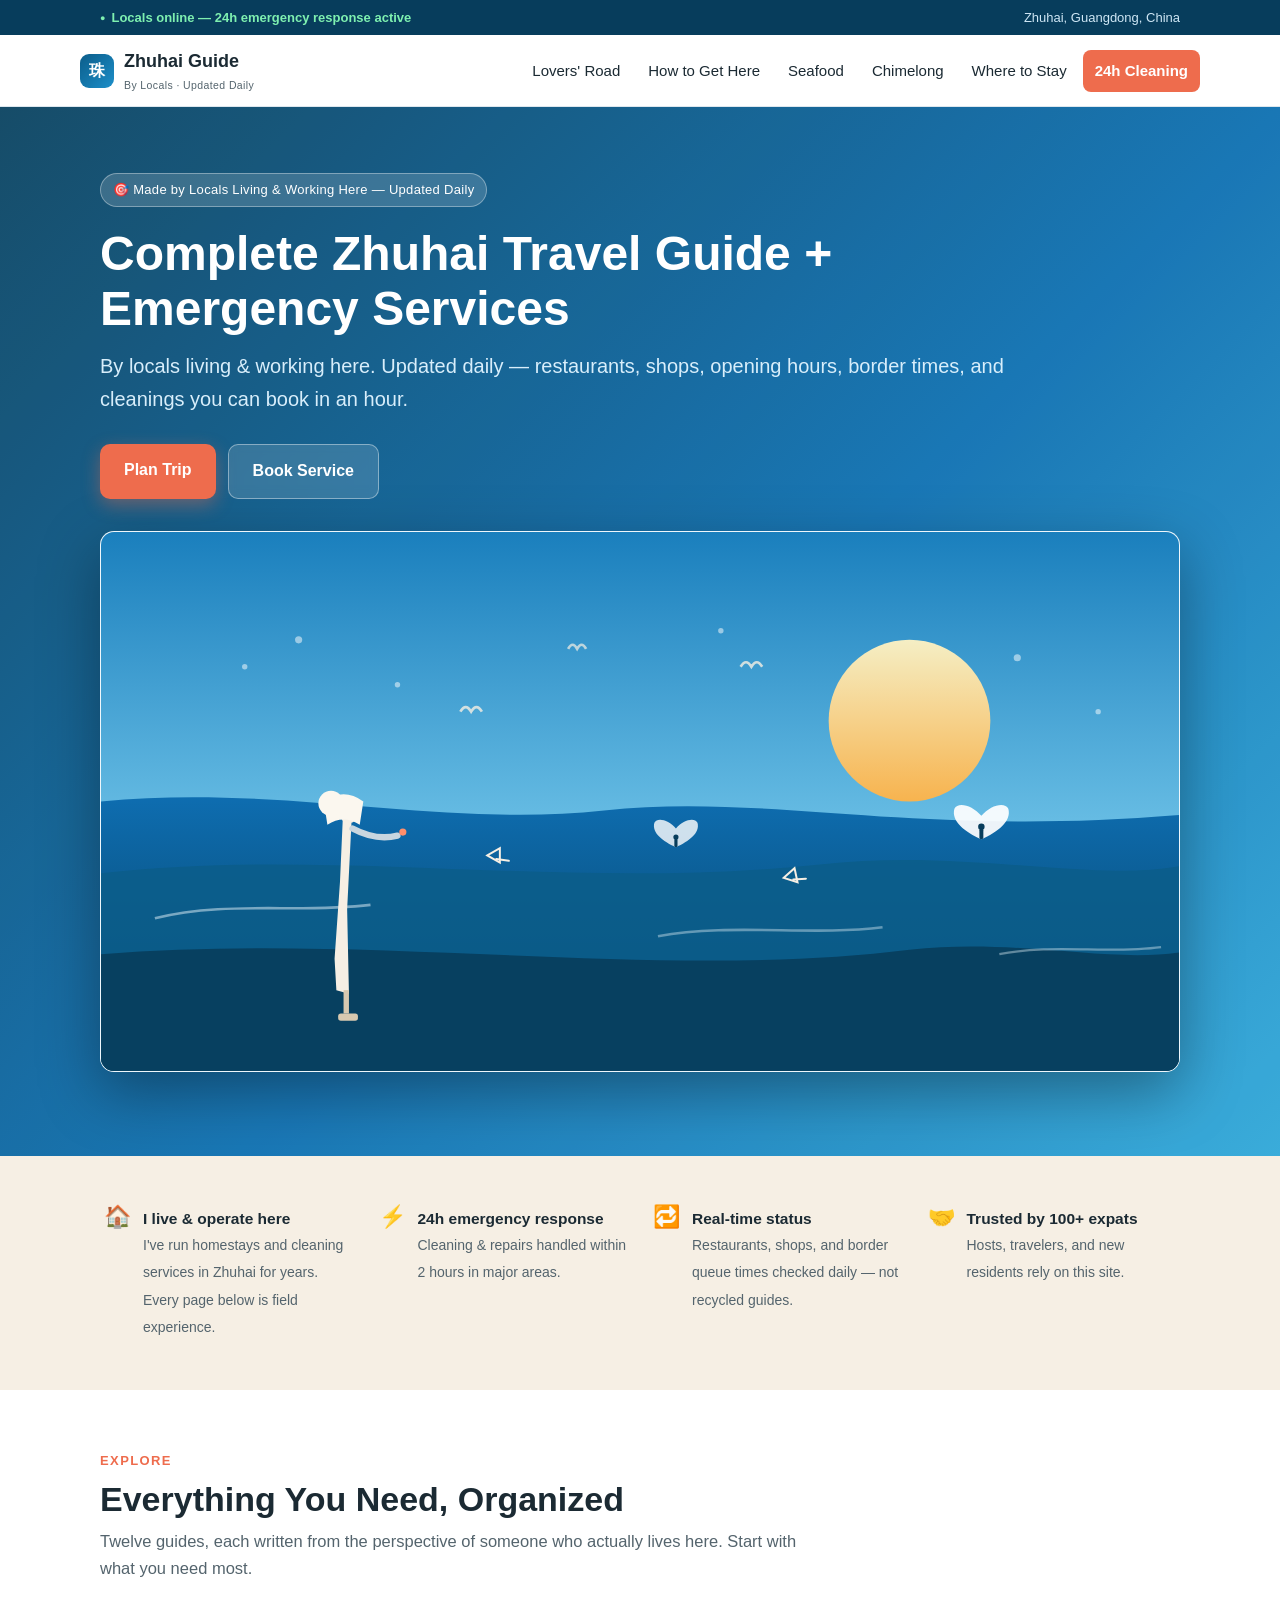
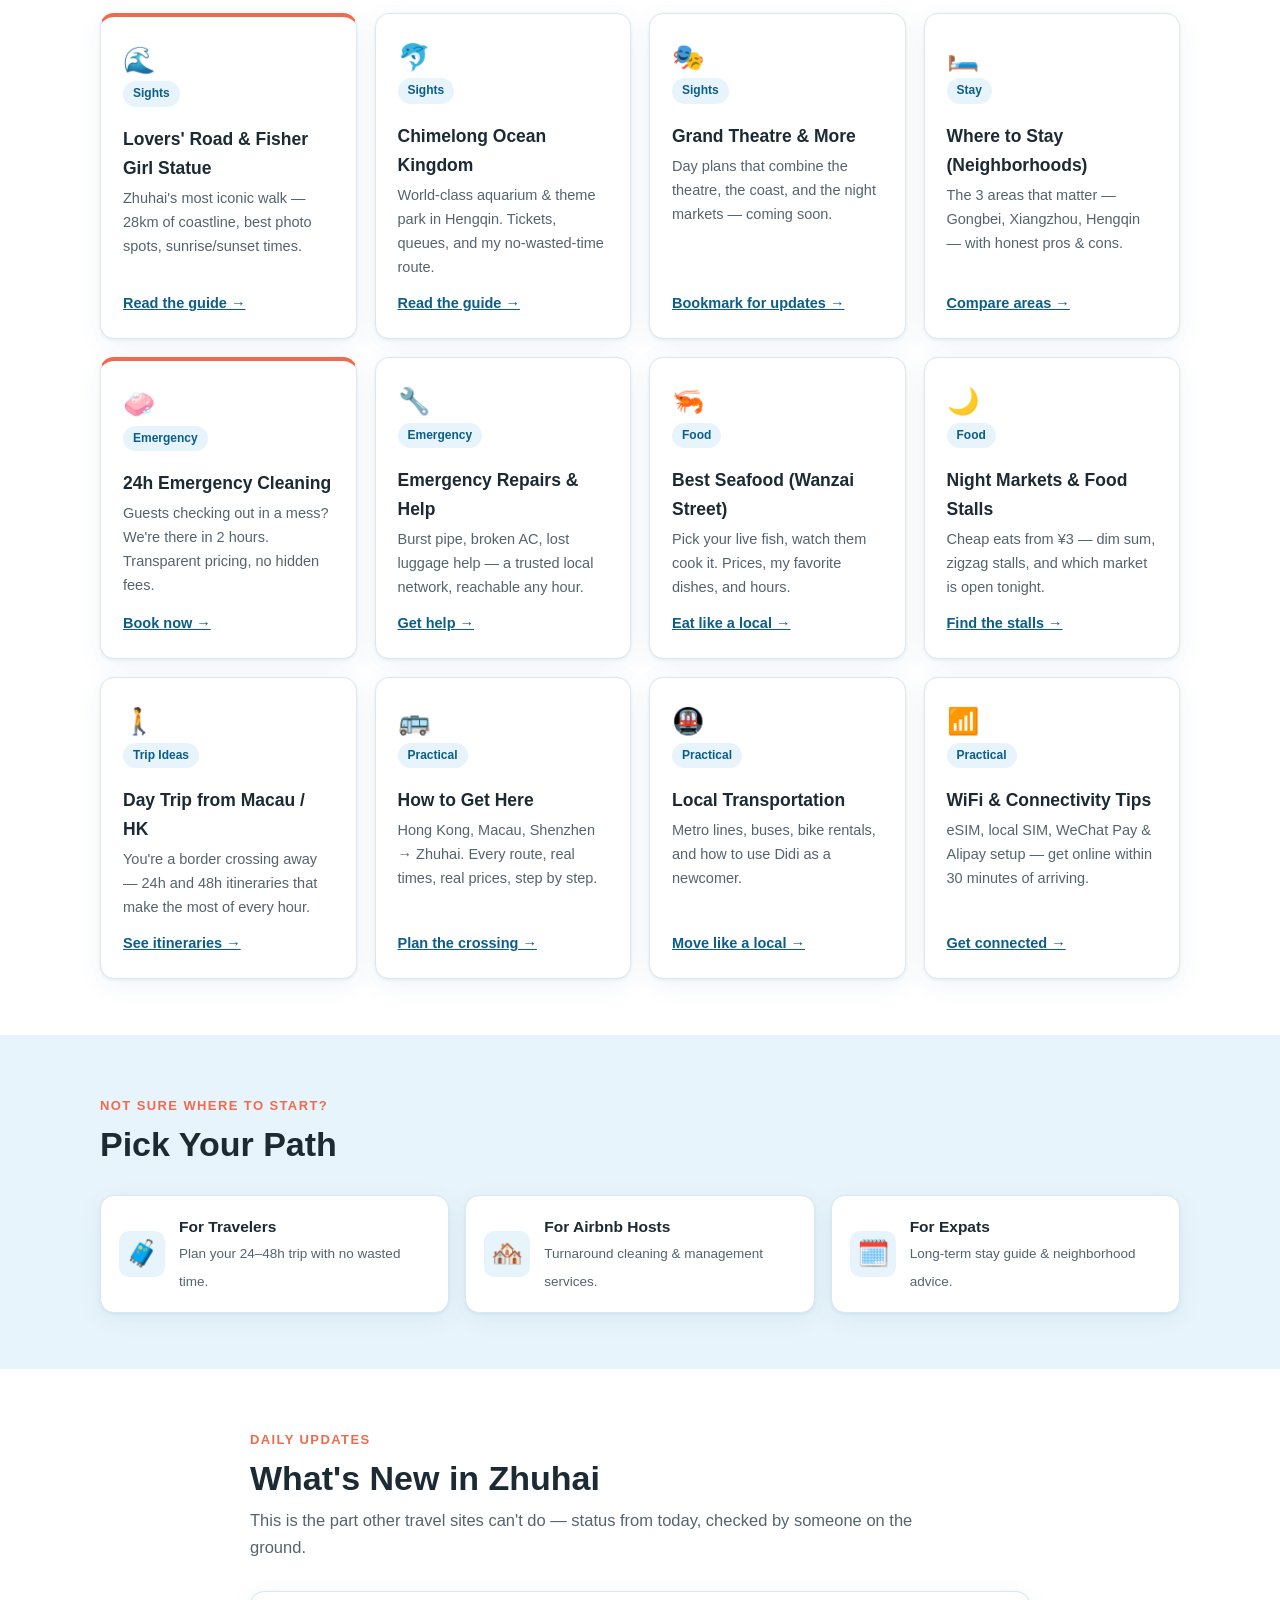
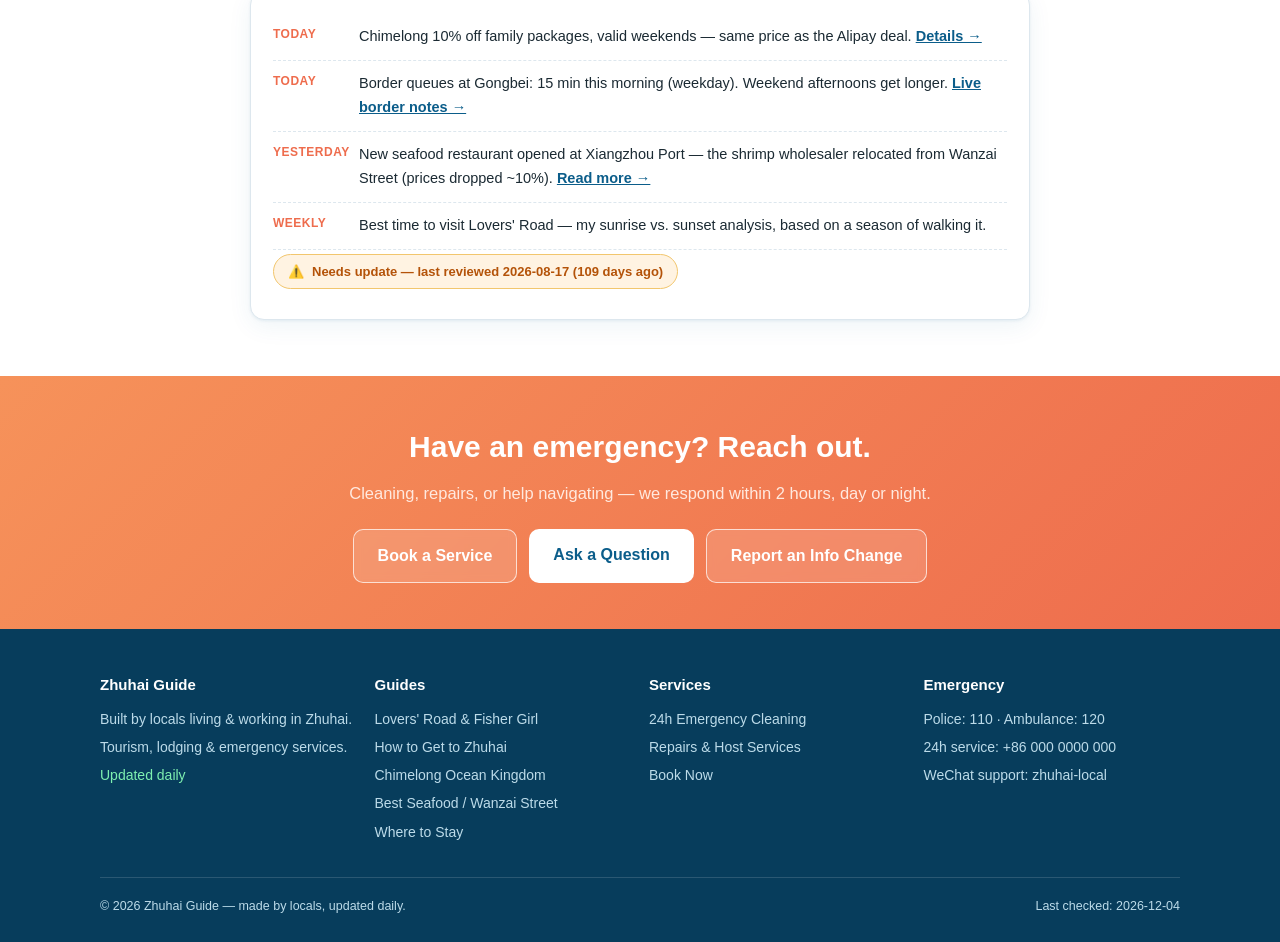
<file: index.html>
<!DOCTYPE html>
<html lang="en">
<head>
<meta charset="UTF-8">
<meta name="viewport" content="width=device-width, initial-scale=1.0">
<title>Complete Zhuhai Travel Guide + Emergency Services | By Locals, Updated Daily</title>
<meta name="description" content="Local Zhuhai travel guide: Lovers' Road, Fisher Girl Statue, Chimelong Ocean Kingdom, best seafood and where to stay, plus 24-hour emergency cleaning & repair services.">
<meta property="og:type" content="website">
<meta property="og:url" content="https://colddcc.github.io/zhuhai-guide/">
<meta property="og:title" content="Zhuhai Travel Guide — By Locals, Updated Daily">
<meta property="og:description" content="Lovers' Road, Chimelong, seafood, where to stay + 24h emergency cleaning. Live info from locals living and working in Zhuhai.">
<meta property="og:image" content="https://colddcc.github.io/zhuhai-guide/assets/img/hero-coast.svg">
<meta name="twitter:card" content="summary_large_image">
<meta name="twitter:title" content="Zhuhai Travel Guide — By Locals, Updated Daily">
<meta name="twitter:description" content="Lovers' Road, Chimelong, seafood, where to stay + 24h emergency cleaning in Zhuhai.">
<link rel="canonical" href="https://colddcc.github.io/zhuhai-guide/">
<link rel="icon" type="image/svg+xml" href="assets/img/favicon.svg">
<link rel="stylesheet" href="assets/css/style.css">
<script type="application/ld+json">
{
  "@context": "https://schema.org",
  "@graph": [
    {
      "@type": "WebSite",
      "name": "Zhuhai Guide",
      "url": "https://colddcc.github.io/zhuhai-guide/",
      "inLanguage": "en"
    },
    {
      "@type": "LocalBusiness",
      "name": "Zhuhai Guide — 24h Cleaning & Repair Services",
      "url": "https://colddcc.github.io/zhuhai-guide/emergency-cleaning.html",
      "description": "Emergency cleaning and repair coordination for Airbnb hosts, hotels and travelers in Zhuhai. 2-hour response.",
      "areaServed": "Zhuhai, Guangdong, China",
      "telephone": "+86-000-0000-000",
      "openingHoursSpecification": {
        "@type": "OpeningHoursSpecification",
        "dayOfWeek": ["Monday","Tuesday","Wednesday","Thursday","Friday","Saturday","Sunday"],
        "opens": "00:00",
        "closes": "23:59"
      }
    }
  ]
}
</script>
</head>
<body>

<!-- Top utility bar -->
<div class="topbar">
  <div class="container">
    <span class="live">Locals online — 24h emergency response active</span>
    <span>Zhuhai, Guangdong, China</span>
  </div>
</div>

<!-- Header -->
<header class="site-header">
  <div class="container navbar">
    <a class="brand" href="index.html">
      <span class="logo">珠</span>
      <span>Zhuhai Guide<small>By Locals · Updated Daily</small></span>
    </a>
    <button class="nav-toggle" aria-label="Menu">☰</button>
    <nav>
      <ul class="nav-links">
        <li><a href="lovers-road.html">Lovers' Road</a></li>
        <li><a href="how-to-get.html">How to Get Here</a></li>
        <li><a href="seafood.html">Seafood</a></li>
        <li><a href="chimelong.html">Chimelong</a></li>
        <li><a href="accommodation.html">Where to Stay</a></li>
        <li class="nav-cta"><a href="emergency-cleaning.html">24h Cleaning</a></li>
      </ul>
    </nav>
  </div>
</header>

<!-- Hero -->
<section class="hero">
  <div class="container">
    <span class="badge">🎯 Made by Locals Living &amp; Working Here — Updated Daily</span>
    <h1>Complete Zhuhai Travel Guide + Emergency Services</h1>
    <p class="lead">By locals living &amp; working here. Updated daily — restaurants, shops, opening hours, border times, and cleanings you can book in an hour.</p>
    <div class="btn-row">
      <a class="btn btn-primary" href="#nav-grid">Plan Trip</a>
      <a class="btn btn-ghost" href="emergency-cleaning.html">Book Service</a>
    </div>
    <div class="hero-art">
      <div class="img-frame"><img src="assets/img/hero-coast.svg" alt="Illustration of Zhuhai's coastline with the Fisher Girl statue at sunset" width="1200" height="600" loading="lazy"></div>
    </div>
  </div>
</section>

<!-- Trust signals -->
<section class="section sand" style="padding: 36px 0;">
  <div class="container trust-grid">
    <div class="trust-chip"><span class="ico">🏠</span><div><b>I live &amp; operate here</b><span>I've run homestays and cleaning services in Zhuhai for years. Every page below is field experience.</span></div></div>
    <div class="trust-chip"><span class="ico">⚡</span><div><b>24h emergency response</b><span>Cleaning &amp; repairs handled within 2 hours in major areas.</span></div></div>
    <div class="trust-chip"><span class="ico">🔁</span><div><b>Real-time status</b><span>Restaurants, shops, and border queue times checked daily — not recycled guides.</span></div></div>
    <!-- TODO(pre-launch): 本区块数字("100+ expats")为占位文案,上线前请替换为真实客单数据。 -->
    <div class="trust-chip"><span class="ico">🤝</span><div><b>Trusted by 100+ expats</b><span>Hosts, travelers, and new residents rely on this site.</span></div></div>
  </div>
</section>

<!-- Quick navigation grid -->
<section class="section" id="nav-grid">
  <div class="container">
    <div class="section-head">
      <span class="kicker">Explore</span>
      <h2>Everything You Need, Organized</h2>
      <p>Twelve guides, each written from the perspective of someone who actually lives here. Start with what you need most.</p>
    </div>

    <div class="grid auto">
      <div class="card accent"><span class="ico">🌊</span><span class="tag">Sights</span><h3>Lovers' Road &amp; Fisher Girl Statue</h3><p>Zhuhai's most iconic walk — 28km of coastline, best photo spots, sunrise/sunset times.</p><a class="more" href="lovers-road.html">Read the guide →</a></div>
      <div class="card"><span class="ico">🐬</span><span class="tag">Sights</span><h3>Chimelong Ocean Kingdom</h3><p>World-class aquarium &amp; theme park in Hengqin. Tickets, queues, and my no-wasted-time route.</p><a class="more" href="chimelong.html">Read the guide →</a></div>
      <div class="card"><span class="ico">🎭</span><span class="tag">Sights</span><h3>Grand Theatre &amp; More</h3><p>Day plans that combine the theatre, the coast, and the night markets — coming soon.</p><a class="more" href="#nav-grid">Bookmark for updates →</a></div>

      <div class="card"><span class="ico">🛏️</span><span class="tag">Stay</span><h3>Where to Stay (Neighborhoods)</h3><p>The 3 areas that matter — Gongbei, Xiangzhou, Hengqin — with honest pros &amp; cons.</p><a class="more" href="accommodation.html">Compare areas →</a></div>
      <div class="card accent"><span class="ico">🧼</span><span class="tag">Emergency</span><h3>24h Emergency Cleaning</h3><p>Guests checking out in a mess? We're there in 2 hours. Transparent pricing, no hidden fees.</p><a class="more" href="emergency-cleaning.html">Book now →</a></div>
      <div class="card"><span class="ico">🔧</span><span class="tag">Emergency</span><h3>Emergency Repairs &amp; Help</h3><p>Burst pipe, broken AC, lost luggage help — a trusted local network, reachable any hour.</p><a class="more" href="emergency-cleaning.html">Get help →</a></div>

      <div class="card"><span class="ico">🦐</span><span class="tag">Food</span><h3>Best Seafood (Wanzai Street)</h3><p>Pick your live fish, watch them cook it. Prices, my favorite dishes, and hours.</p><a class="more" href="seafood.html">Eat like a local →</a></div>
      <div class="card"><span class="ico">🌙</span><span class="tag">Food</span><h3>Night Markets &amp; Food Stalls</h3><p>Cheap eats from ¥3 — dim sum, zigzag stalls, and which market is open tonight.</p><a class="more" href="seafood.html">Find the stalls →</a></div>
      <div class="card"><span class="ico">🚶</span><span class="tag">Trip Ideas</span><h3>Day Trip from Macau / HK</h3><p>You're a border crossing away — 24h and 48h itineraries that make the most of every hour.</p><a class="more" href="how-to-get.html">See itineraries →</a></div>

      <div class="card"><span class="ico">🚌</span><span class="tag">Practical</span><h3>How to Get Here</h3><p>Hong Kong, Macau, Shenzhen → Zhuhai. Every route, real times, real prices, step by step.</p><a class="more" href="how-to-get.html">Plan the crossing →</a></div>
      <div class="card"><span class="ico">🚇</span><span class="tag">Practical</span><h3>Local Transportation</h3><p>Metro lines, buses, bike rentals, and how to use Didi as a newcomer.</p><a class="more" href="accommodation.html">Move like a local →</a></div>
      <div class="card"><span class="ico">📶</span><span class="tag">Practical</span><h3>WiFi &amp; Connectivity Tips</h3><p>eSIM, local SIM, WeChat Pay &amp; Alipay setup — get online within 30 minutes of arriving.</p><a class="more" href="how-to-get.html">Get connected →</a></div>
    </div>
  </div>
</section>

<!-- Quick links for different users -->
<section class="section tint">
  <div class="container">
    <div class="section-head">
      <span class="kicker">Not sure where to start?</span>
      <h2>Pick Your Path</h2>
    </div>
    <div class="user-links">
      <a class="user-link" href="how-to-get.html"><span class="ico">🧳</span><div><b>For Travelers</b><span>Plan your 24–48h trip with no wasted time.</span></div></a>
      <a class="user-link" href="emergency-cleaning.html"><span class="ico">🏘️</span><div><b>For Airbnb Hosts</b><span>Turnaround cleaning &amp; management services.</span></div></a>
      <a class="user-link" href="accommodation.html"><span class="ico">🗓️</span><div><b>For Expats</b><span>Long-term stay guide &amp; neighborhood advice.</span></div></a>
    </div>
  </div>
</section>

<!-- Daily updates -->
<section class="section">
  <div class="container narrow">
    <div class="section-head">
      <span class="kicker">Daily Updates</span>
      <h2>What's New in Zhuhai</h2>
      <p>This is the part other travel sites can't do — status from today, checked by someone on the ground.</p>
    </div>
    <div class="update-card">
      <div class="update-item"><span class="when">Today</span><p>Chimelong 10% off family packages, valid weekends — same price as the Alipay deal. <a href="chimelong.html">Details →</a></p></div>
      <div class="update-item"><span class="when">Today</span><p>Border queues at Gongbei: 15 min this morning (weekday). Weekend afternoons get longer. <a href="how-to-get.html">Live border notes →</a></p></div>
      <div class="update-item"><span class="when">Yesterday</span><p>New seafood restaurant opened at Xiangzhou Port — the shrimp wholesaler relocated from Wanzai Street (prices dropped ~10%). <a href="seafood.html">Read more →</a></p></div>
      <div class="update-item"><span class="when">Weekly</span><p>Best time to visit Lovers' Road — my sunrise vs. sunset analysis, based on a season of walking it.</p></div>
      <div class="updated-stamp" id="updateStamp" data-review="2026-08-17">Last reviewed: today</div>
    </div>
  </div>
</section>

<!-- CTA band -->
<section class="cta-band">
  <div class="container">
    <h2>Have an emergency? Reach out.</h2>
    <p>Cleaning, repairs, or help navigating — we respond within 2 hours, day or night.</p>
    <div class="btn-row" style="justify-content: center;">
      <a class="btn btn-ghost" href="emergency-cleaning.html">Book a Service</a>
      <a class="btn" href="how-to-get.html" style="background:#fff;color:var(--ocean);">Ask a Question</a>
      <a class="btn btn-ghost" href="#nav-grid">Report an Info Change</a>
    </div>
  </div>
</section>

<!-- Footer -->
<footer class="site-footer">
  <div class="container">
    <div class="grid">
      <div>
        <h4>Zhuhai Guide</h4>
        <ul>
          <li>Built by locals living &amp; working in Zhuhai.</li>
          <li>Tourism, lodging &amp; emergency services.</li>
          <li class="live" style="color:#7ef0b0;">Updated daily</li>
        </ul>
      </div>
      <div>
        <h4>Guides</h4>
        <ul>
          <li><a href="lovers-road.html">Lovers' Road &amp; Fisher Girl</a></li>
          <li><a href="how-to-get.html">How to Get to Zhuhai</a></li>
          <li><a href="chimelong.html">Chimelong Ocean Kingdom</a></li>
          <li><a href="seafood.html">Best Seafood / Wanzai Street</a></li>
          <li><a href="accommodation.html">Where to Stay</a></li>
        </ul>
      </div>
      <div>
        <h4>Services</h4>
        <ul>
          <li><a href="emergency-cleaning.html">24h Emergency Cleaning</a></li>
          <li><a href="emergency-cleaning.html">Repairs &amp; Host Services</a></li>
          <li><a href="emergency-cleaning.html">Book Now</a></li>
        </ul>
      </div>
      <div>
        <h4>Emergency</h4>
        <ul>
          <li>Police: 110 · Ambulance: 120</li>
          <li>24h service: +86 000 0000 000</li>
          <li>WeChat support: zhuhai-local</li>
        </ul>
      </div>
    </div>
    <div class="footer-base">
      <span>© 2026 Zhuhai Guide — made by locals, updated daily.</span>
      <span class="live footer-check">Last checked: pending</span>
    </div>
  </div>
</footer>

<script src="assets/js/main.js"></script>
</body>
</html>
</file>
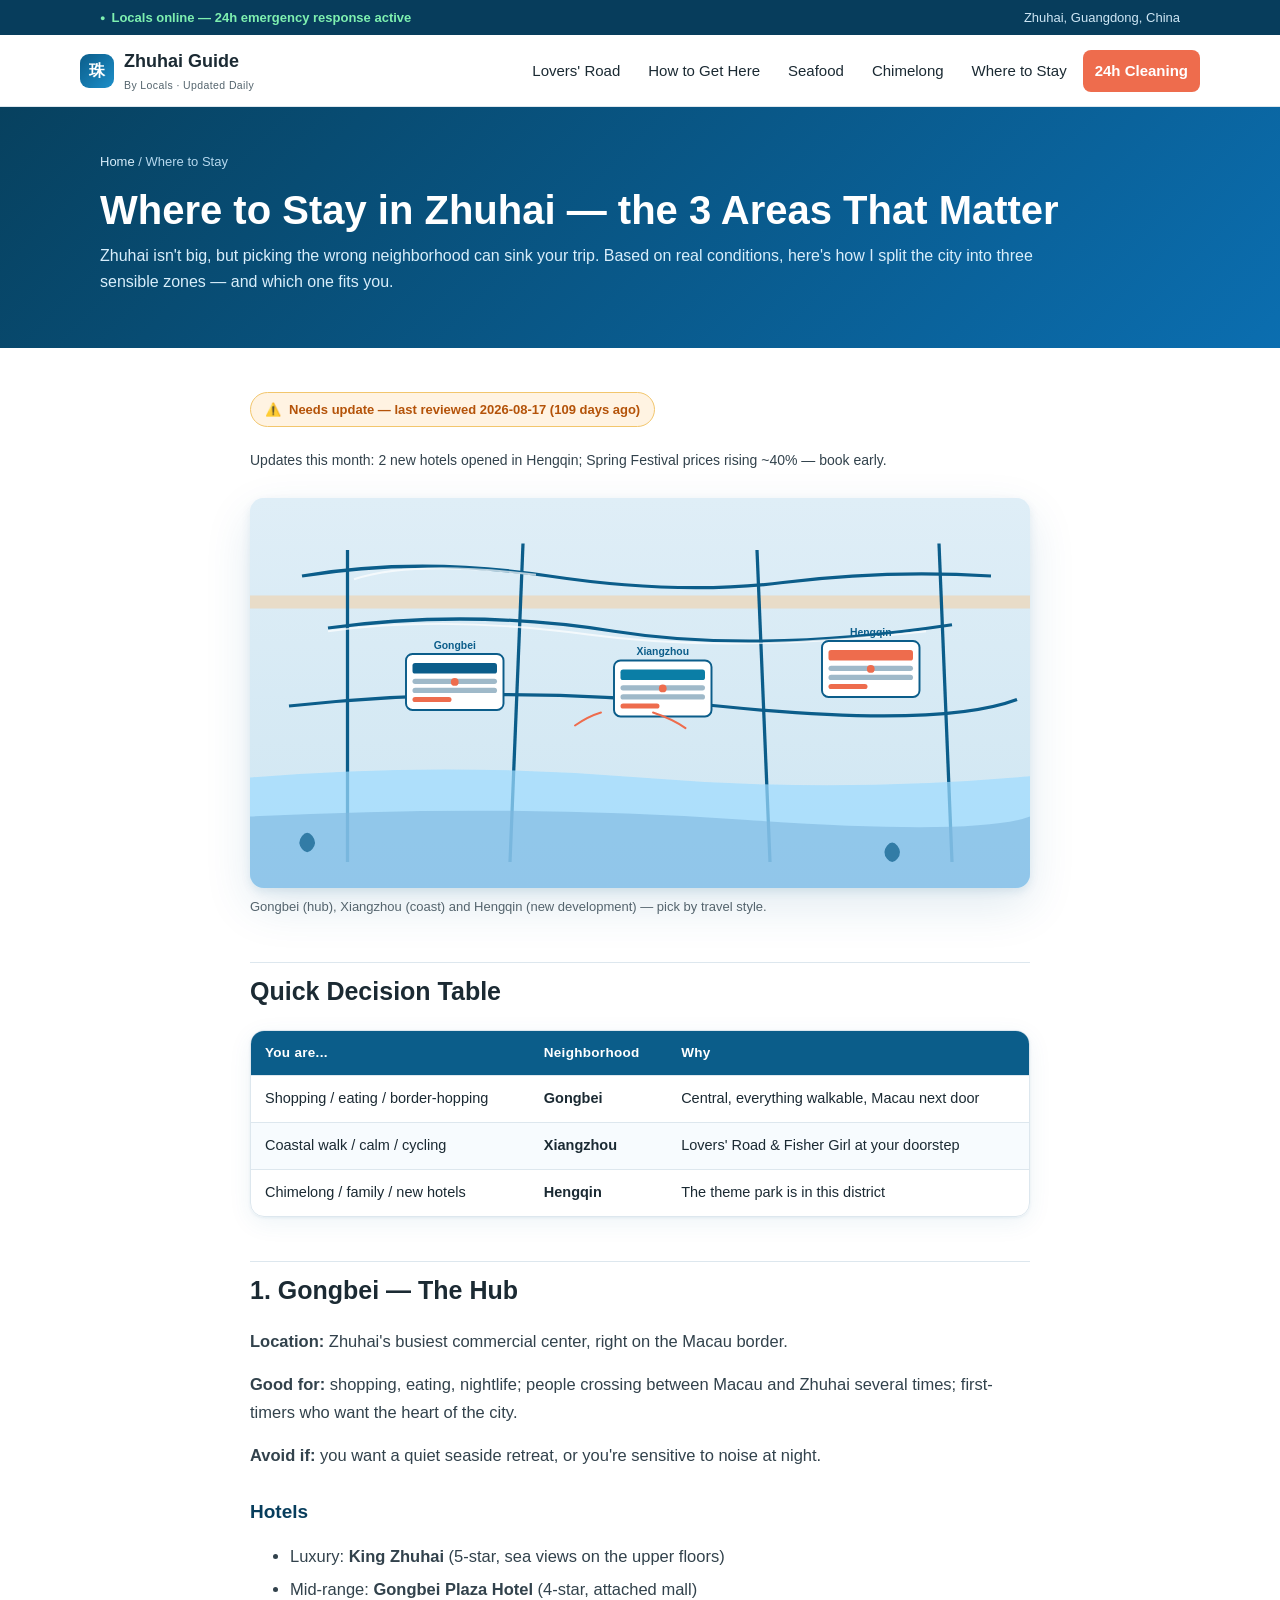
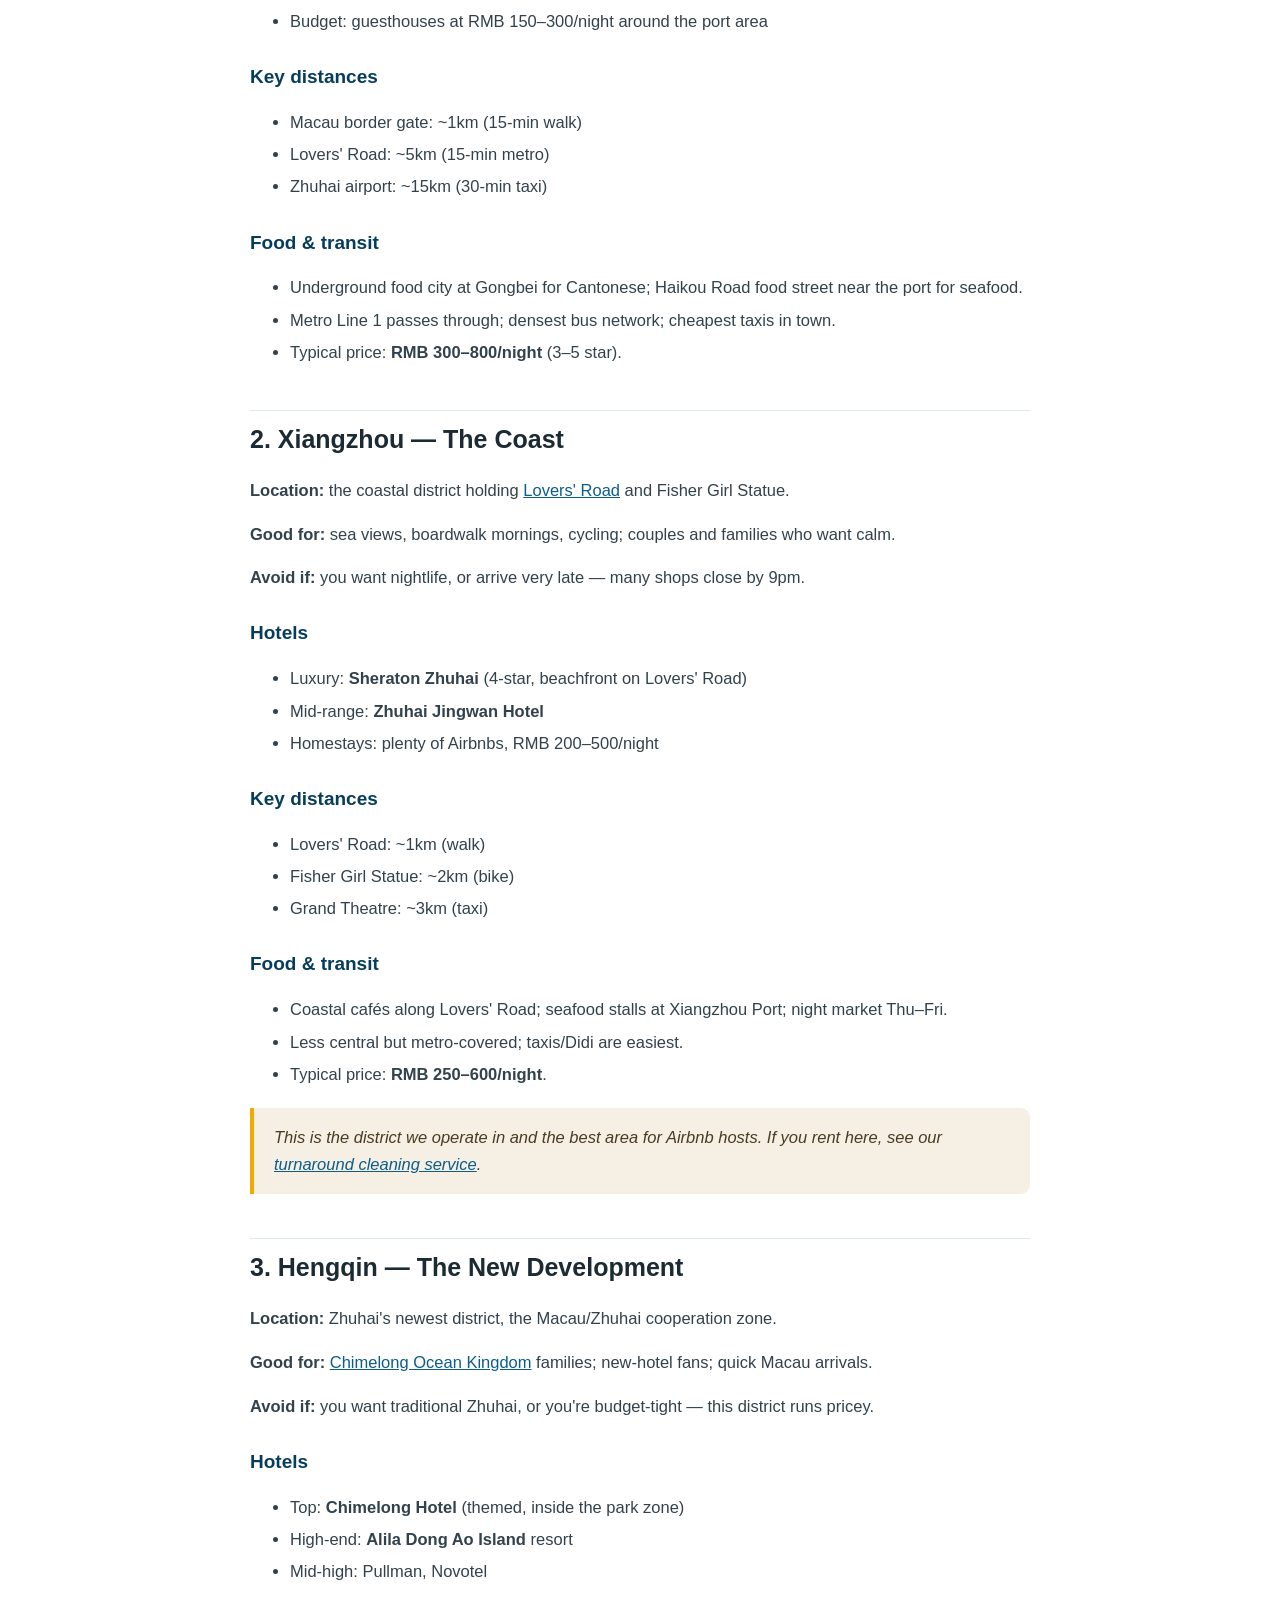
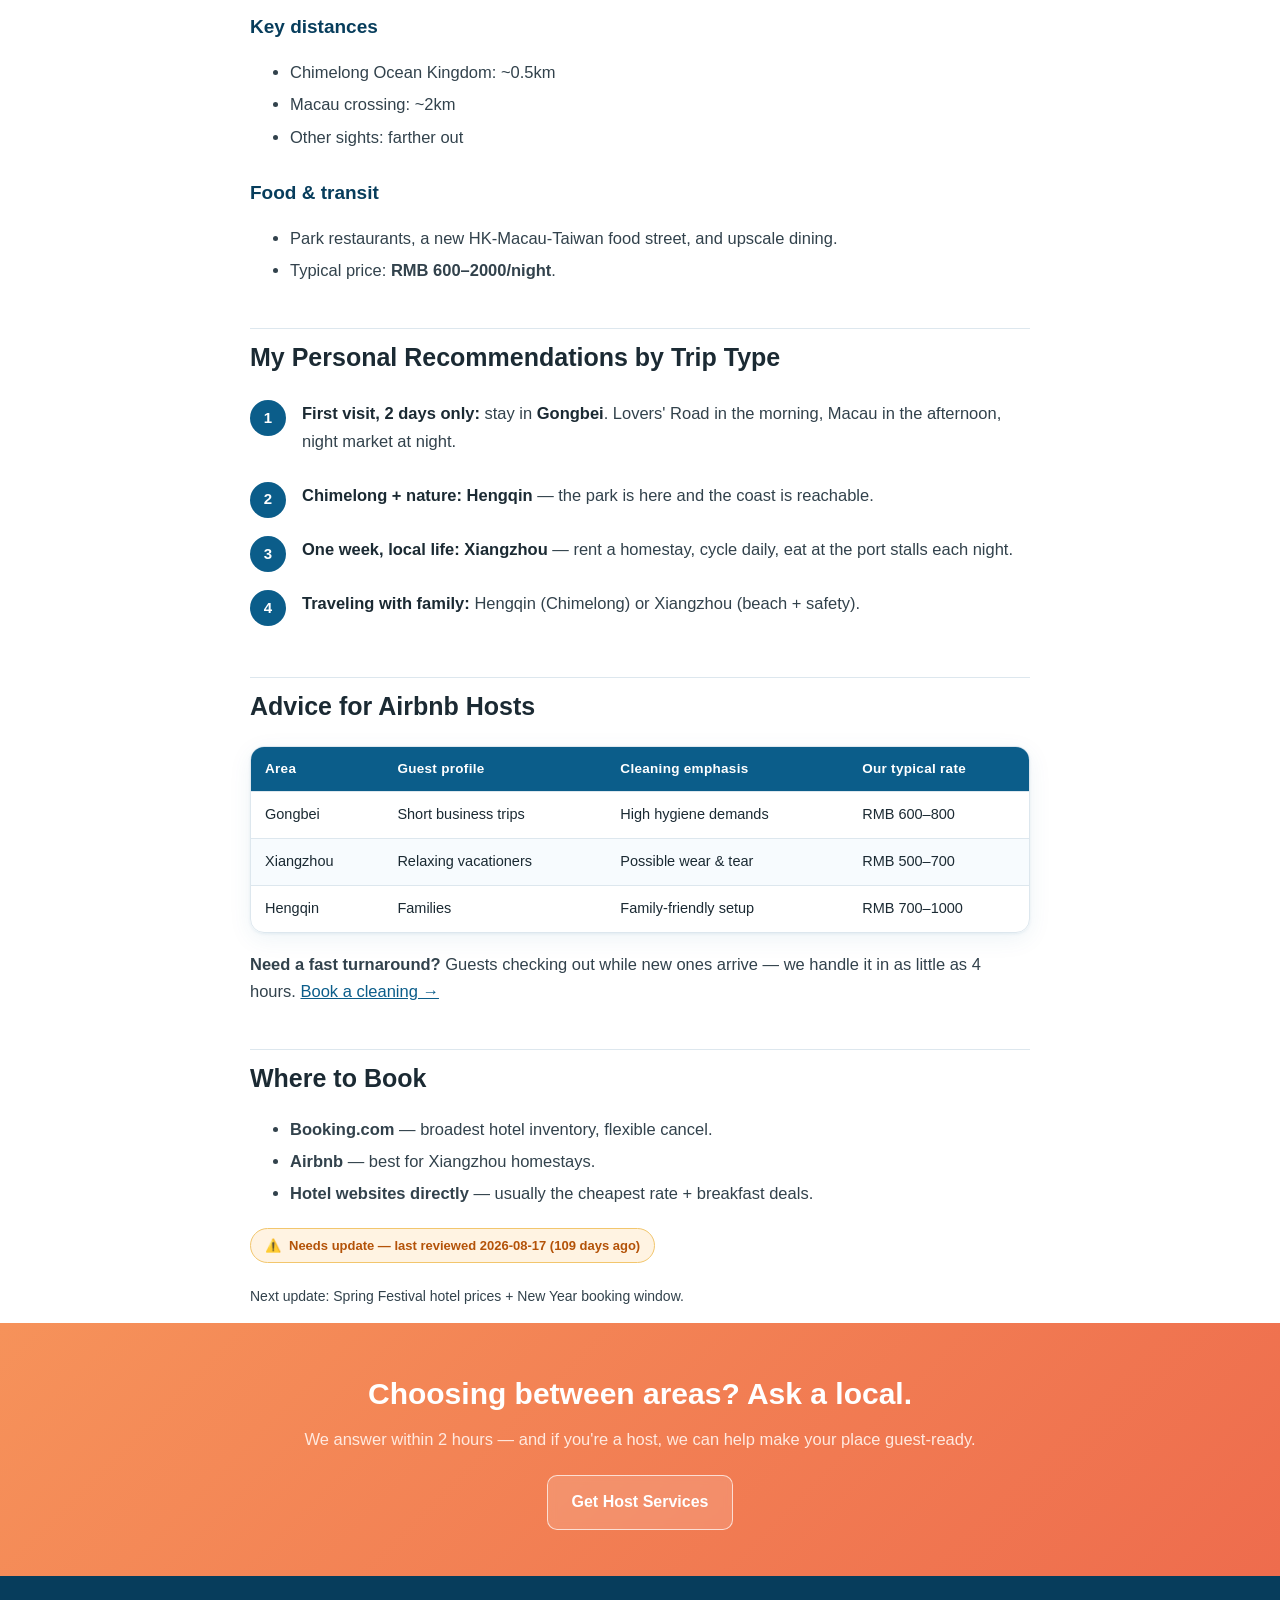
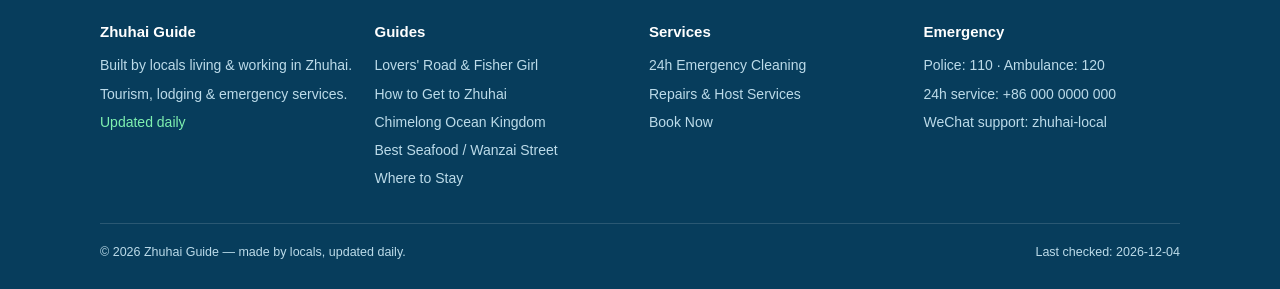
<file: accommodation.html>
<!DOCTYPE html>
<html lang="en">
<head>
<meta charset="UTF-8">
<meta name="viewport" content="width=device-width, initial-scale=1.0">
<title>Where to Stay in Zhuhai — Neighborhood Guide (Gongbei, Xiangzhou, Hengqin)</title>
<meta name="description" content="Where to stay in Zhuhai by travel type: Gongbei for shopping and transit, Xiangzhou for coastal walks and quiet stays, Hengqin for Chimelong families. Prices, transit, hotels.">
<meta property="og:type" content="article">
<meta property="og:url" content="https://colddcc.github.io/zhuhai-guide/accommodation.html">
<meta property="og:title" content="Where to Stay in Zhuhai — Neighborhood Guide">
<meta property="og:description" content="Gongbei, Xiangzhou and Hengqin compared by travel type, with hotel picks, prices and transit.">
<meta property="og:image" content="https://colddcc.github.io/zhuhai-guide/assets/img/neighborhoods.svg">
<meta name="twitter:card" content="summary_large_image">
<link rel="canonical" href="https://colddcc.github.io/zhuhai-guide/accommodation.html">
<link rel="icon" type="image/svg+xml" href="assets/img/favicon.svg">
<link rel="stylesheet" href="assets/css/style.css">
<script type="application/ld+json">
{
  "@context": "https://schema.org",
  "@type": "BreadcrumbList",
  "itemListElement": [
    {"@type": "ListItem", "position": 1, "name": "Home", "item": "https://colddcc.github.io/zhuhai-guide/"},
    {"@type": "ListItem", "position": 2, "name": "Where to Stay in Zhuhai", "item": "https://colddcc.github.io/zhuhai-guide/accommodation.html"}
  ]
}
</script>
</head>
<body>

<div class="topbar">
  <div class="container">
    <span class="live">Locals online — 24h emergency response active</span>
    <span>Zhuhai, Guangdong, China</span>
  </div>
</div>

<header class="site-header">
  <div class="container navbar">
    <a class="brand" href="index.html">
      <span class="logo">珠</span>
      <span>Zhuhai Guide<small>By Locals · Updated Daily</small></span>
    </a>
    <button class="nav-toggle" aria-label="Menu">☰</button>
    <nav>
      <ul class="nav-links">
        <li><a href="lovers-road.html">Lovers' Road</a></li>
        <li><a href="how-to-get.html">How to Get Here</a></li>
        <li><a href="seafood.html">Seafood</a></li>
        <li><a href="chimelong.html">Chimelong</a></li>
        <li><a href="accommodation.html">Where to Stay</a></li>
        <li class="nav-cta"><a href="emergency-cleaning.html">24h Cleaning</a></li>
      </ul>
    </nav>
  </div>
</header>

<section class="page-head">
  <div class="container">
    <div class="crumbs"><a href="index.html">Home</a> / Where to Stay</div>
    <h1>Where to Stay in Zhuhai — the 3 Areas That Matter</h1>
    <p>Zhuhai isn't big, but picking the wrong neighborhood can sink your trip. Based on real conditions, here's how I split the city into three sensible zones — and which one fits you.</p>
  </div>
</section>

<section class="prose">
  <div class="container narrow">

    <div class="updated-stamp" id="updateStamp" data-review="2026-08-17">Last reviewed: today</div>
    <p class="subtle">Updates this month: 2 new hotels opened in Hengqin; Spring Festival prices rising ~40% — book early.</p>

    <figure class="image">
      <div class="img-frame"><img src="assets/img/neighborhoods.svg" alt="Map of Zhuhai's three main stay areas: Gongbei, Xiangzhou, Hengqin" width="1200" height="600" loading="lazy"></div>
      <figcaption>Gongbei (hub), Xiangzhou (coast) and Hengqin (new development) — pick by travel style.</figcaption>
    </figure>

    <h2>Quick Decision Table</h2>
    <div class="table-wrap">
      <table>
        <thead><tr><th>You are...</th><th>Neighborhood</th><th>Why</th></tr></thead>
        <tbody>
          <tr><td>Shopping / eating / border-hopping</td><td><b>Gongbei</b></td><td>Central, everything walkable, Macau next door</td></tr>
          <tr><td>Coastal walk / calm / cycling</td><td><b>Xiangzhou</b></td><td>Lovers' Road &amp; Fisher Girl at your doorstep</td></tr>
          <tr><td>Chimelong / family / new hotels</td><td><b>Hengqin</b></td><td>The theme park is in this district</td></tr>
        </tbody>
      </table>
    </div>

    <h2>1. Gongbei — The Hub</h2>
    <p><b>Location:</b> Zhuhai's busiest commercial center, right on the Macau border.</p>
    <p><b>Good for:</b> shopping, eating, nightlife; people crossing between Macau and Zhuhai several times; first-timers who want the heart of the city.</p>
    <p><b>Avoid if:</b> you want a quiet seaside retreat, or you're sensitive to noise at night.</p>

    <h3>Hotels</h3>
    <ul>
      <li>Luxury: <b>King Zhuhai</b> (5-star, sea views on the upper floors)</li>
      <li>Mid-range: <b>Gongbei Plaza Hotel</b> (4-star, attached mall)</li>
      <li>Budget: guesthouses at RMB 150–300/night around the port area</li>
    </ul>

    <h3>Key distances</h3>
    <ul>
      <li>Macau border gate: ~1km (15-min walk)</li>
      <li>Lovers' Road: ~5km (15-min metro)</li>
      <li>Zhuhai airport: ~15km (30-min taxi)</li>
    </ul>

    <h3>Food &amp; transit</h3>
    <ul>
      <li>Underground food city at Gongbei for Cantonese; Haikou Road food street near the port for seafood.</li>
      <li>Metro Line 1 passes through; densest bus network; cheapest taxis in town.</li>
      <li>Typical price: <b>RMB 300–800/night</b> (3–5 star).</li>
    </ul>

    <h2>2. Xiangzhou — The Coast</h2>
    <p><b>Location:</b> the coastal district holding <a href="lovers-road.html">Lovers' Road</a> and Fisher Girl Statue.</p>
    <p><b>Good for:</b> sea views, boardwalk mornings, cycling; couples and families who want calm.</p>
    <p><b>Avoid if:</b> you want nightlife, or arrive very late — many shops close by 9pm.</p>

    <h3>Hotels</h3>
    <ul>
      <li>Luxury: <b>Sheraton Zhuhai</b> (4-star, beachfront on Lovers' Road)</li>
      <li>Mid-range: <b>Zhuhai Jingwan Hotel</b></li>
      <li>Homestays: plenty of Airbnbs, RMB 200–500/night</li>
    </ul>

    <h3>Key distances</h3>
    <ul>
      <li>Lovers' Road: ~1km (walk)</li>
      <li>Fisher Girl Statue: ~2km (bike)</li>
      <li>Grand Theatre: ~3km (taxi)</li>
    </ul>

    <h3>Food &amp; transit</h3>
    <ul>
      <li>Coastal cafés along Lovers' Road; seafood stalls at Xiangzhou Port; night market Thu–Fri.</li>
      <li>Less central but metro-covered; taxis/Didi are easiest.</li>
      <li>Typical price: <b>RMB 250–600/night</b>.</li>
    </ul>
    <blockquote>This is the district we operate in and the best area for Airbnb hosts. If you rent here, see our <a href="emergency-cleaning.html">turnaround cleaning service</a>.</blockquote>

    <h2>3. Hengqin — The New Development</h2>
    <p><b>Location:</b> Zhuhai's newest district, the Macau/Zhuhai cooperation zone.</p>
    <p><b>Good for:</b> <a href="chimelong.html">Chimelong Ocean Kingdom</a> families; new-hotel fans; quick Macau arrivals.</p>
    <p><b>Avoid if:</b> you want traditional Zhuhai, or you're budget-tight — this district runs pricey.</p>

    <h3>Hotels</h3>
    <ul>
      <li>Top: <b>Chimelong Hotel</b> (themed, inside the park zone)</li>
      <li>High-end: <b>Alila Dong Ao Island</b> resort</li>
      <li>Mid-high: Pullman, Novotel</li>
    </ul>

    <h3>Key distances</h3>
    <ul>
      <li>Chimelong Ocean Kingdom: ~0.5km</li>
      <li>Macau crossing: ~2km</li>
      <li>Other sights: farther out</li>
    </ul>

    <h3>Food &amp; transit</h3>
    <ul>
      <li>Park restaurants, a new HK-Macau-Taiwan food street, and upscale dining.</li>
      <li>Typical price: <b>RMB 600–2000/night</b>.</li>
    </ul>

    <h2>My Personal Recommendations by Trip Type</h2>
    <ul class="steps">
      <li><b>First visit, 2 days only:</b> stay in <b>Gongbei</b>. Lovers' Road in the morning, Macau in the afternoon, night market at night.</li>
      <li><b>Chimelong + nature:</b> <b>Hengqin</b> — the park is here and the coast is reachable.</li>
      <li><b>One week, local life:</b> <b>Xiangzhou</b> — rent a homestay, cycle daily, eat at the port stalls each night.</li>
      <li><b>Traveling with family:</b> Hengqin (Chimelong) or Xiangzhou (beach + safety).</li>
    </ul>

    <h2>Advice for Airbnb Hosts</h2>
    <div class="table-wrap">
      <table>
        <thead><tr><th>Area</th><th>Guest profile</th><th>Cleaning emphasis</th><th>Our typical rate</th></tr></thead>
        <tbody>
          <tr><td>Gongbei</td><td>Short business trips</td><td>High hygiene demands</td><td>RMB 600–800</td></tr>
          <tr><td>Xiangzhou</td><td>Relaxing vacationers</td><td>Possible wear &amp; tear</td><td>RMB 500–700</td></tr>
          <tr><td>Hengqin</td><td>Families</td><td>Family-friendly setup</td><td>RMB 700–1000</td></tr>
        </tbody>
      </table>
    </div>
    <p><strong>Need a fast turnaround?</strong> Guests checking out while new ones arrive — we handle it in as little as 4 hours. <a href="emergency-cleaning.html">Book a cleaning →</a></p>

    <h2>Where to Book</h2>
    <ul>
      <li><b>Booking.com</b> — broadest hotel inventory, flexible cancel.</li>
      <li><b>Airbnb</b> — best for Xiangzhou homestays.</li>
      <li><b>Hotel websites directly</b> — usually the cheapest rate + breakfast deals.</li>
    </ul>

    <div class="updated-stamp" id="updateStamp2" data-review="2026-08-17">Last reviewed: today</div>
    <p class="subtle">Next update: Spring Festival hotel prices + New Year booking window.</p>

  </div>
</section>

<section class="cta-band">
  <div class="container">
    <h2>Choosing between areas? Ask a local.</h2>
    <p>We answer within 2 hours — and if you're a host, we can help make your place guest-ready.</p>
    <a class="btn btn-ghost" href="emergency-cleaning.html">Get Host Services</a>
  </div>
</section>

<footer class="site-footer">
  <div class="container">
    <div class="grid">
      <div>
        <h4>Zhuhai Guide</h4>
        <ul>
          <li>Built by locals living &amp; working in Zhuhai.</li>
          <li>Tourism, lodging &amp; emergency services.</li>
          <li class="live" style="color:#7ef0b0;">Updated daily</li>
        </ul>
      </div>
      <div>
        <h4>Guides</h4>
        <ul>
          <li><a href="lovers-road.html">Lovers' Road &amp; Fisher Girl</a></li>
          <li><a href="how-to-get.html">How to Get to Zhuhai</a></li>
          <li><a href="chimelong.html">Chimelong Ocean Kingdom</a></li>
          <li><a href="seafood.html">Best Seafood / Wanzai Street</a></li>
          <li><a href="accommodation.html">Where to Stay</a></li>
        </ul>
      </div>
      <div>
        <h4>Services</h4>
        <ul>
          <li><a href="emergency-cleaning.html">24h Emergency Cleaning</a></li>
          <li><a href="emergency-cleaning.html">Repairs &amp; Host Services</a></li>
          <li><a href="emergency-cleaning.html">Book Now</a></li>
        </ul>
      </div>
      <div>
        <h4>Emergency</h4>
        <ul>
          <li>Police: 110 · Ambulance: 120</li>
          <li>24h service: +86 000 0000 000</li>
          <li>WeChat support: zhuhai-local</li>
        </ul>
      </div>
    </div>
    <div class="footer-base">
      <span>© 2026 Zhuhai Guide — made by locals, updated daily.</span>
      <span class="live footer-check">Last checked: pending</span>
    </div>
  </div>
</footer>

<script src="assets/js/main.js"></script>
</body>
</html>
</file>
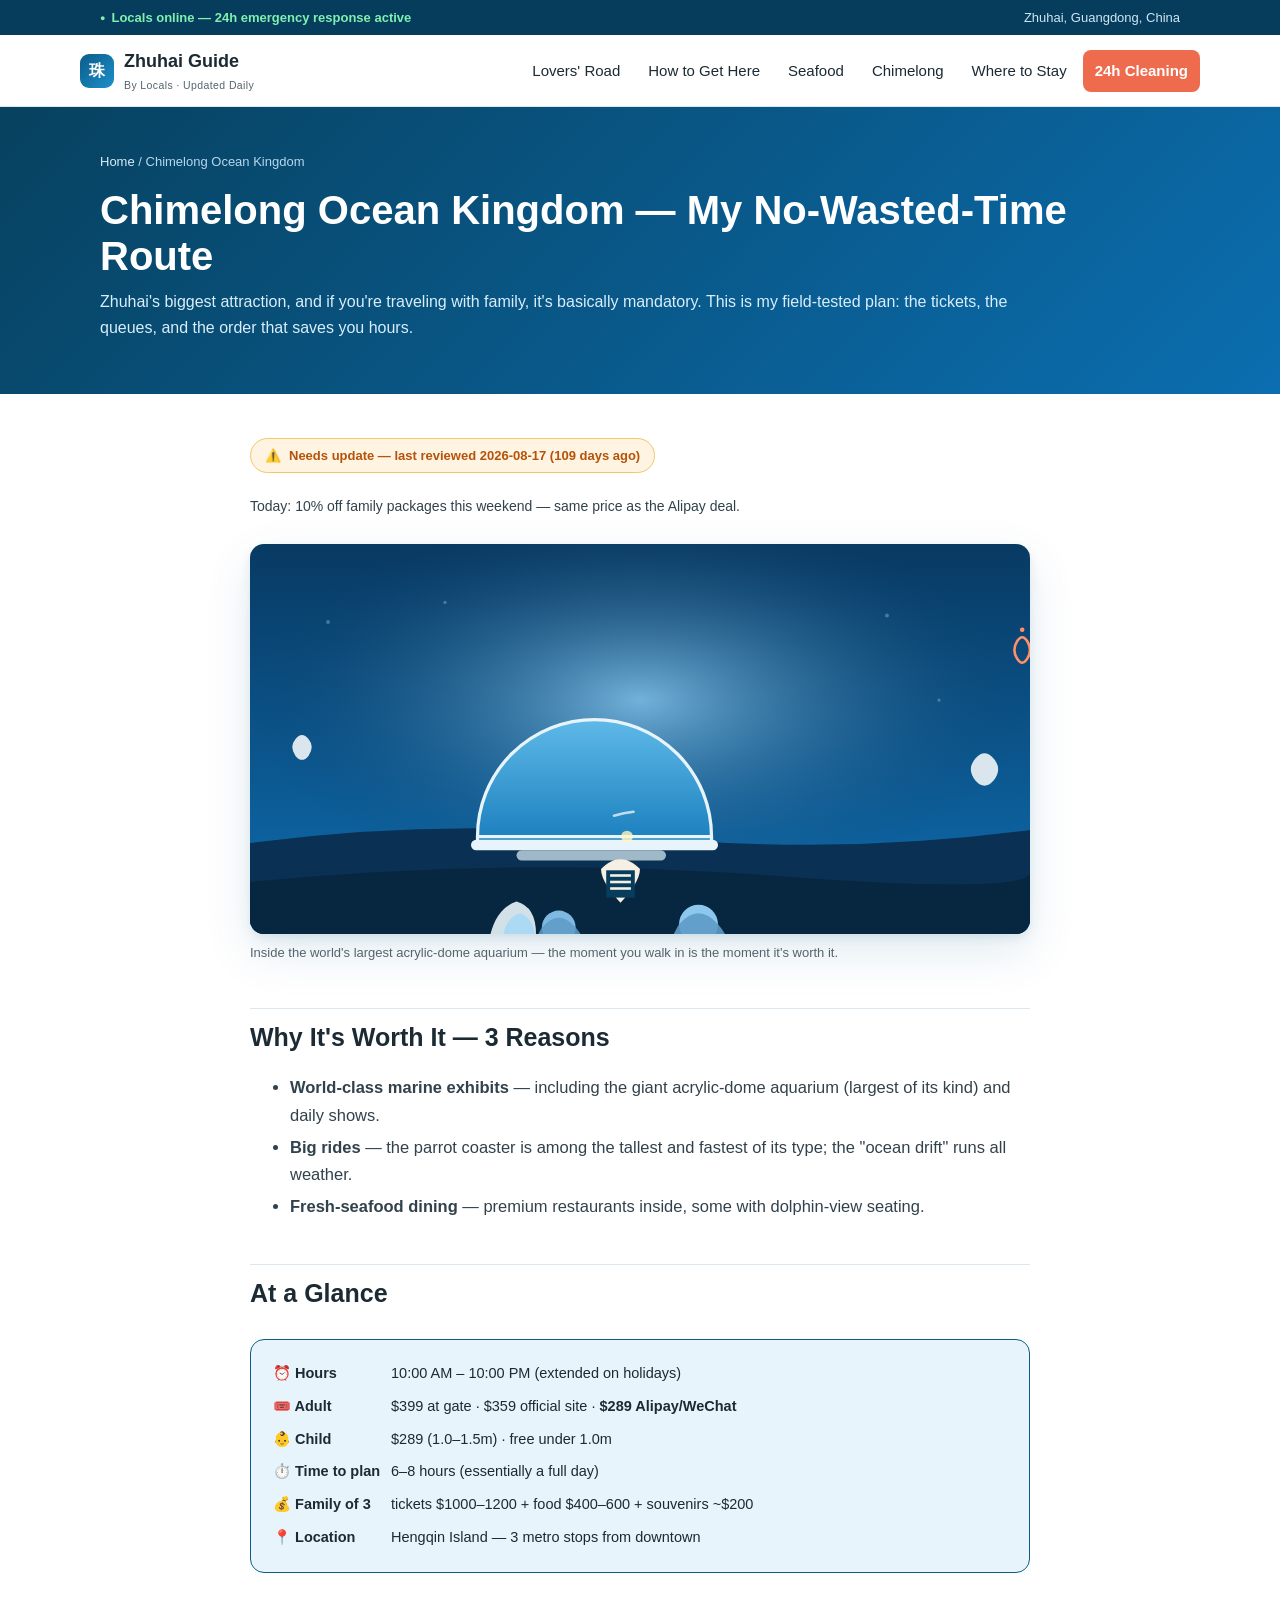
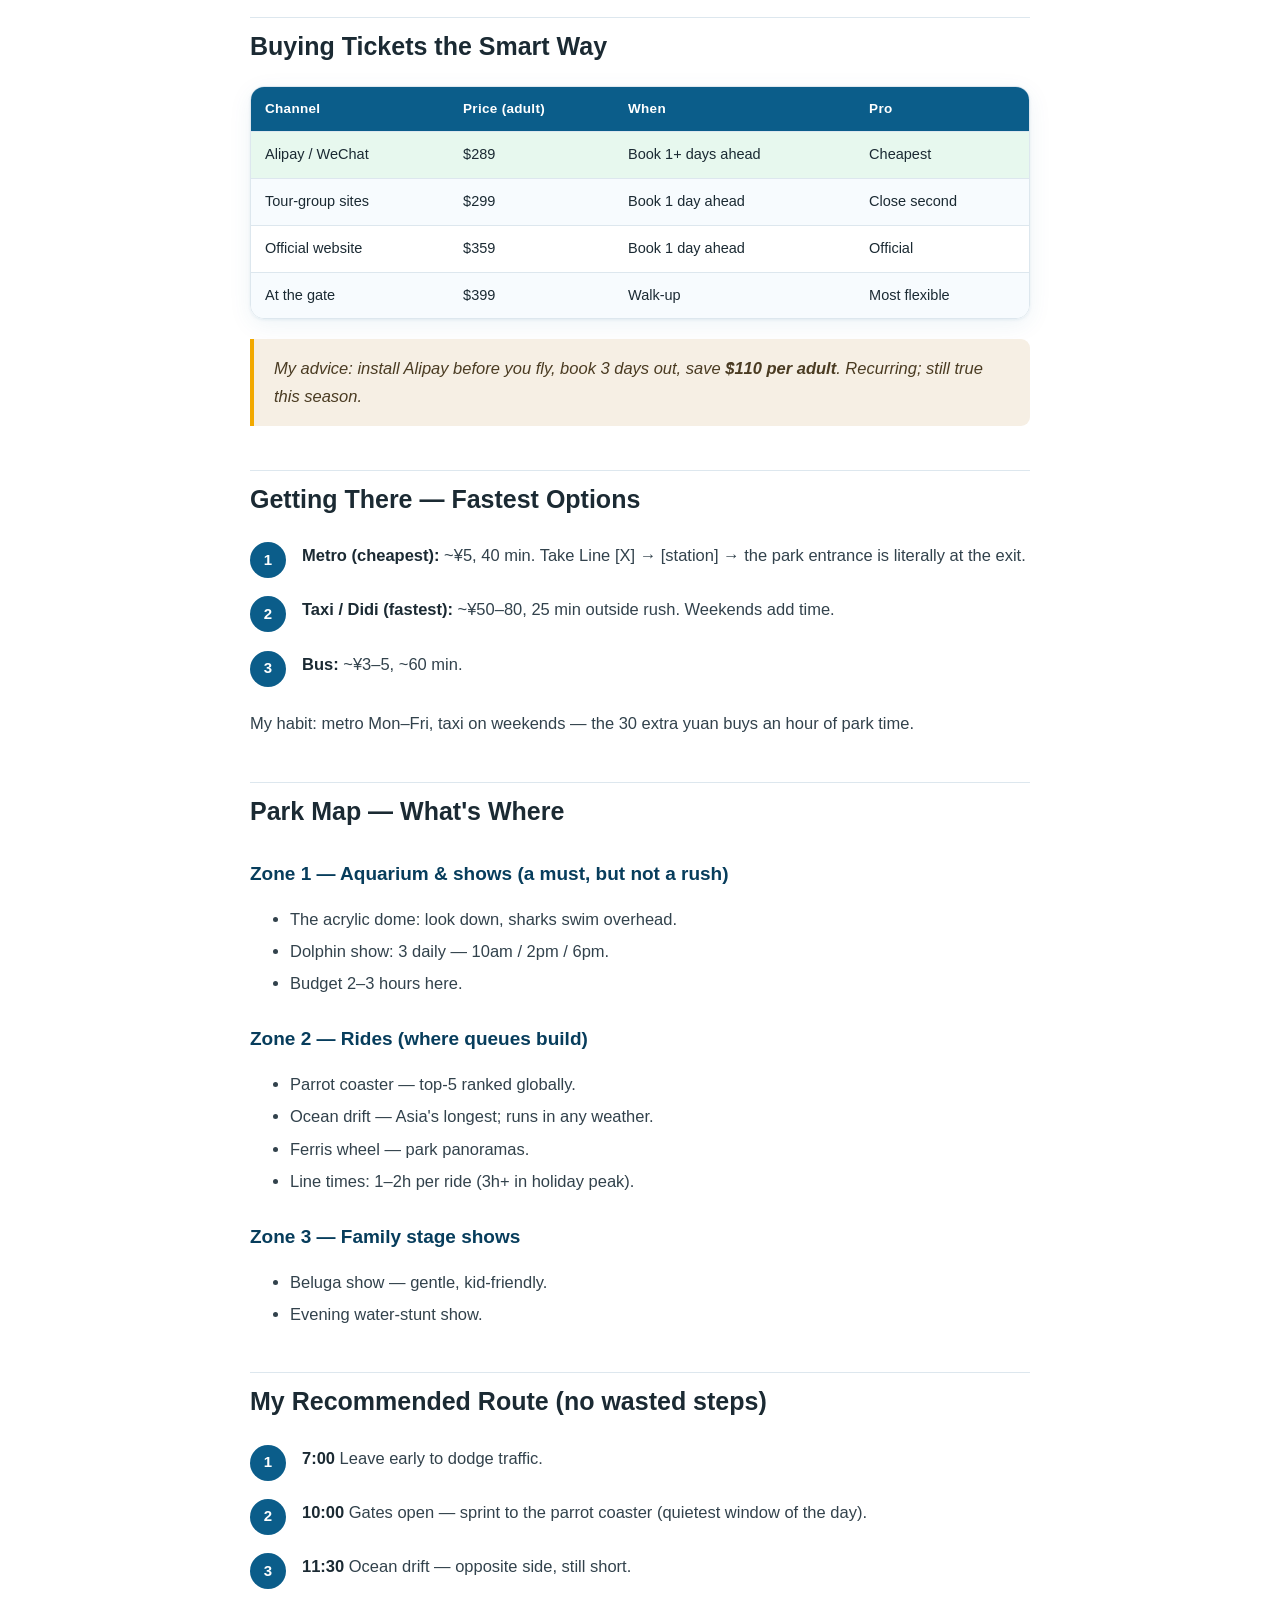
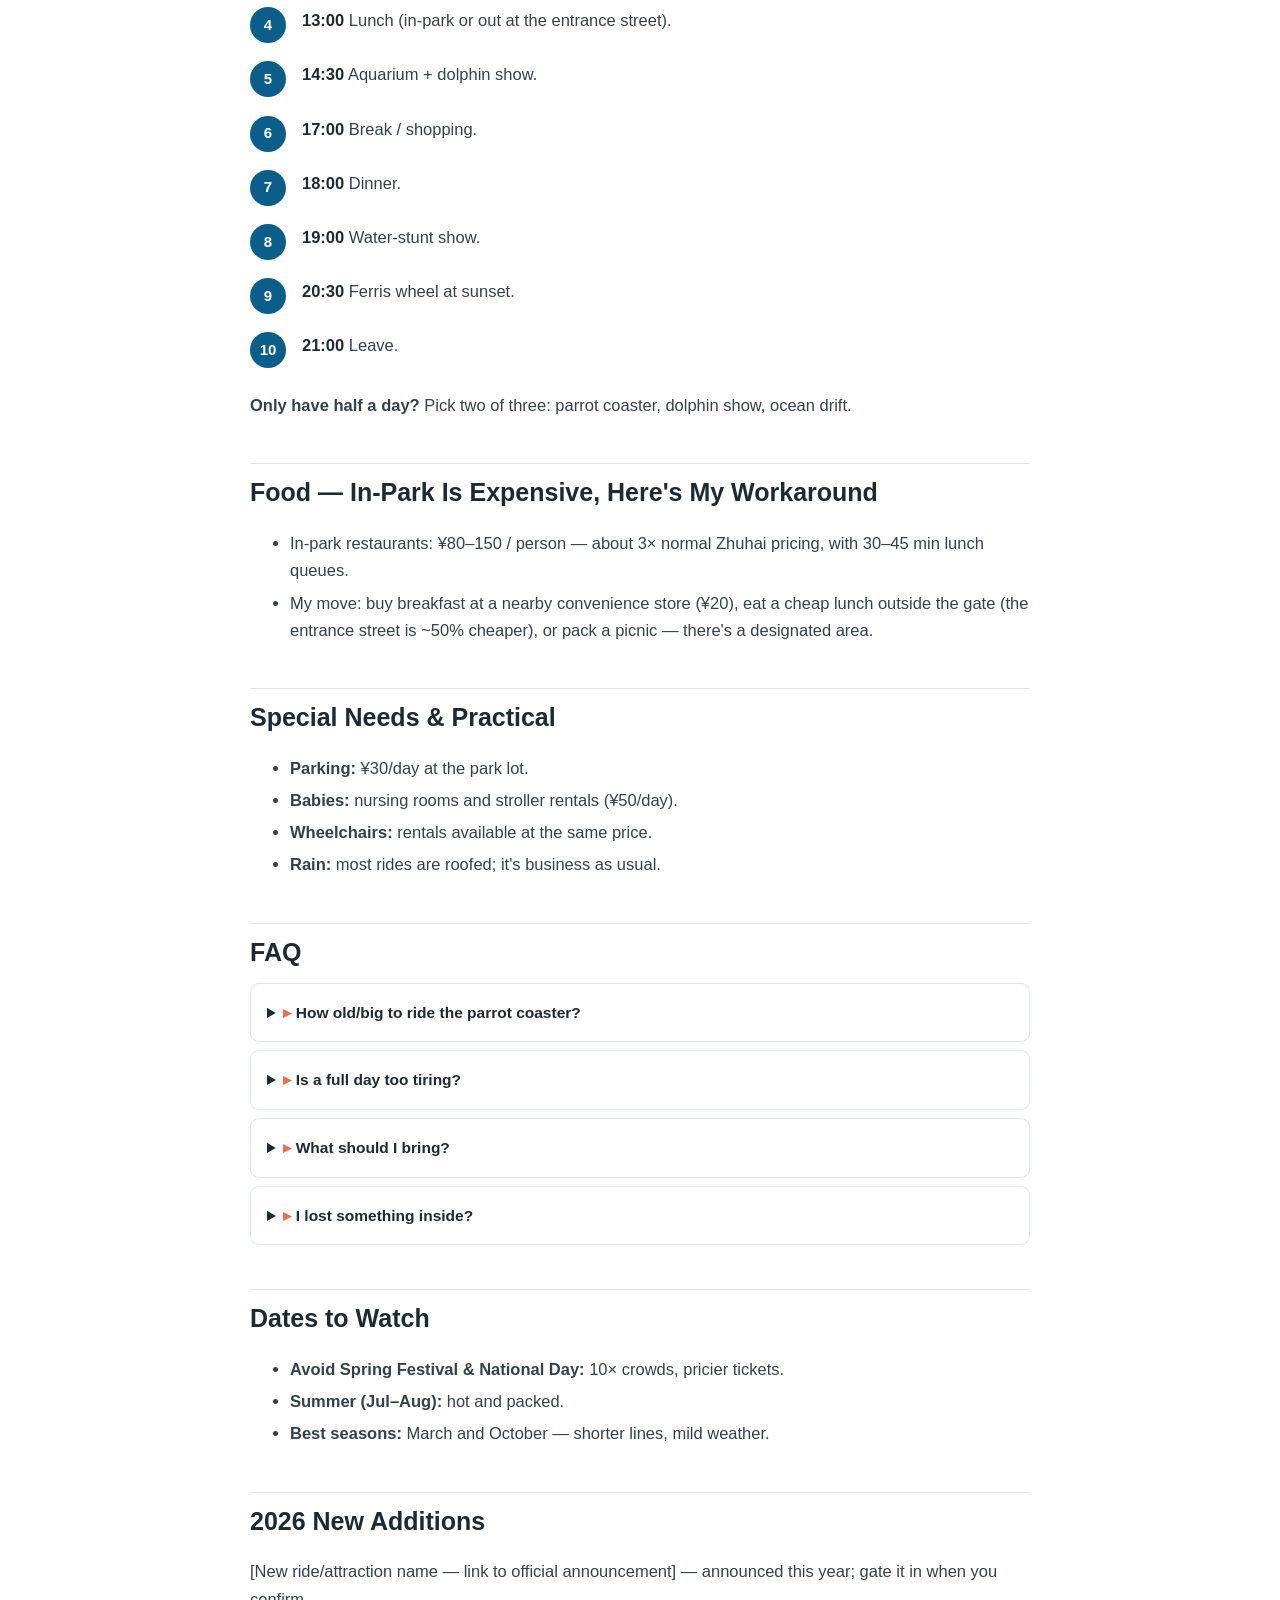
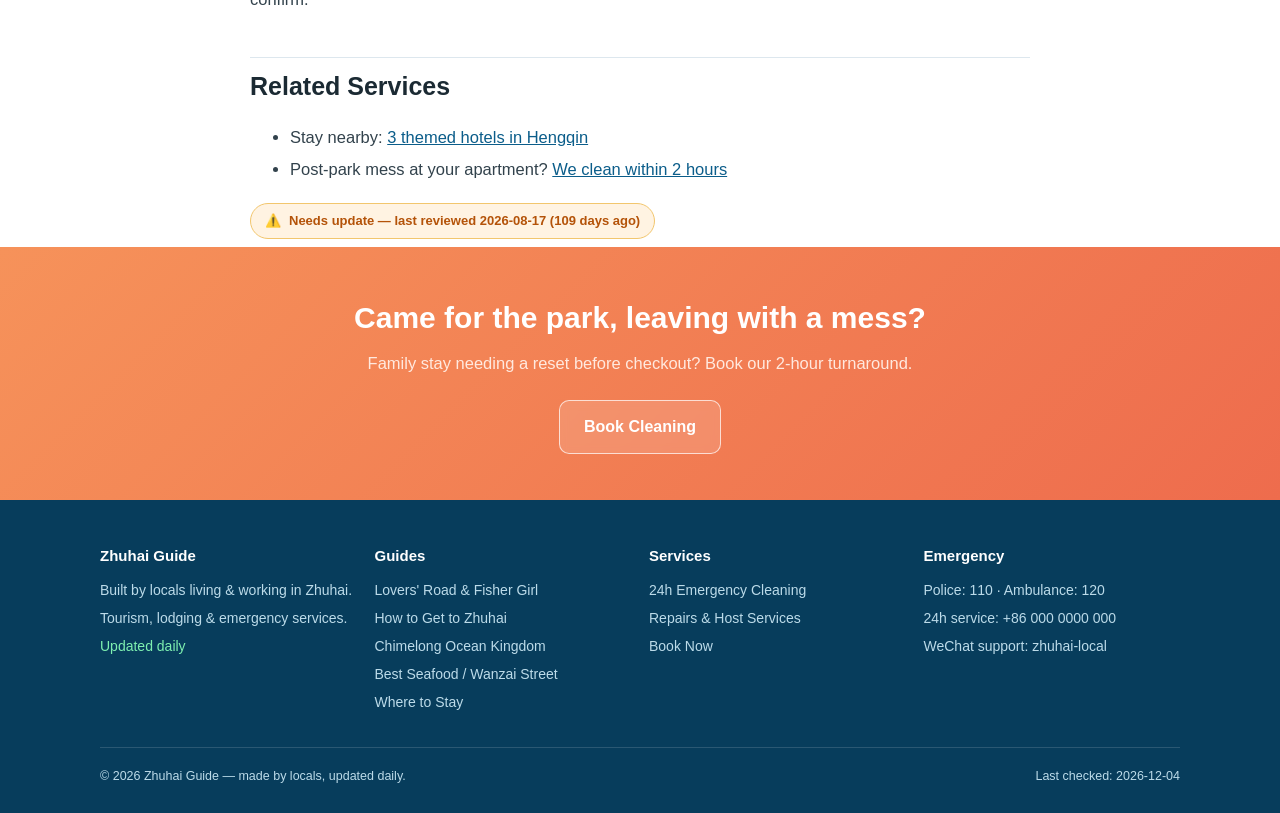
<file: chimelong.html>
<!DOCTYPE html>
<html lang="en">
<head>
<meta charset="UTF-8">
<meta name="viewport" content="width=device-width, initial-scale=1.0">
<title>Chimelong Ocean Kingdom Zhuhai — Tickets, Queues &amp; a Route That Skips Waiting</title>
<meta name="description" content="Chimelong Ocean Kingdom guide from a local: ticket price breakdown (save 110 RMB by buying early), fastest metro/taxi access, best-order ride and show route, on-site food costs.">
<meta property="og:type" content="article">
<meta property="og:url" content="https://colddcc.github.io/zhuhai-guide/chimelong.html">
<meta property="og:title" content="Chimelong Ocean Kingdom — Tickets, Queues &amp; Route">
<meta property="og:description" content="Buy tickets smart, skip the queues, and finish the park in one day. A local's field-tested plan.">
<meta property="og:image" content="https://colddcc.github.io/zhuhai-guide/assets/img/chimelong.svg">
<meta name="twitter:card" content="summary_large_image">
<link rel="canonical" href="https://colddcc.github.io/zhuhai-guide/chimelong.html">
<link rel="icon" type="image/svg+xml" href="assets/img/favicon.svg">
<link rel="stylesheet" href="assets/css/style.css">
<script type="application/ld+json">
{
  "@context": "https://schema.org",
  "@graph": [
    {
      "@type": "BreadcrumbList",
      "itemListElement": [
        {"@type": "ListItem", "position": 1, "name": "Home", "item": "https://colddcc.github.io/zhuhai-guide/"},
        {"@type": "ListItem", "position": 2, "name": "Chimelong Ocean Kingdom", "item": "https://colddcc.github.io/zhuhai-guide/chimelong.html"}
      ]
    },
    {
      "@type": "FAQPage",
      "mainEntity": [
        {
          "@type": "Question",
          "name": "How old or tall to ride the parrot coaster?",
          "acceptedAnswer": {"@type": "Answer", "text": "About 1.4m tall or roughly age 8 at a minimum."}
        },
        {
          "@type": "Question",
          "name": "Is a full day at Chimelong too tiring?",
          "acceptedAnswer": {"@type": "Answer", "text": "It can be, which is why the recommended route builds in rest stops and seated shows."}
        },
        {
          "@type": "Question",
          "name": "What should I bring to Chimelong?",
          "acceptedAnswer": {"@type": "Answer", "text": "Sunscreen, water, a power bank, and properly broken-in shoes."}
        },
        {
          "@type": "Question",
          "name": "I lost something inside the park — what now?",
          "acceptedAnswer": {"@type": "Answer", "text": "Ask at guest services, which keeps a Lost & Found."}
        }
      ]
    }
  ]
}
</script>
</head>
<body>

<div class="topbar">
  <div class="container">
    <span class="live">Locals online — 24h emergency response active</span>
    <span>Zhuhai, Guangdong, China</span>
  </div>
</div>

<header class="site-header">
  <div class="container navbar">
    <a class="brand" href="index.html">
      <span class="logo">珠</span>
      <span>Zhuhai Guide<small>By Locals · Updated Daily</small></span>
    </a>
    <button class="nav-toggle" aria-label="Menu">☰</button>
    <nav>
      <ul class="nav-links">
        <li><a href="lovers-road.html">Lovers' Road</a></li>
        <li><a href="how-to-get.html">How to Get Here</a></li>
        <li><a href="seafood.html">Seafood</a></li>
        <li><a href="chimelong.html">Chimelong</a></li>
        <li><a href="accommodation.html">Where to Stay</a></li>
        <li class="nav-cta"><a href="emergency-cleaning.html">24h Cleaning</a></li>
      </ul>
    </nav>
  </div>
</header>

<section class="page-head">
  <div class="container">
    <div class="crumbs"><a href="index.html">Home</a> / Chimelong Ocean Kingdom</div>
    <h1>Chimelong Ocean Kingdom — My No-Wasted-Time Route</h1>
    <p>Zhuhai's biggest attraction, and if you're traveling with family, it's basically mandatory. This is my field-tested plan: the tickets, the queues, and the order that saves you hours.</p>
  </div>
</section>

<section class="prose">
  <div class="container narrow">

    <div class="updated-stamp" id="updateStamp" data-review="2026-08-17">Last reviewed: today</div>
    <p class="subtle">Today: 10% off family packages this weekend — same price as the Alipay deal.</p>

    <figure class="image">
      <div class="img-frame"><img src="assets/img/chimelong.svg" alt="The acrylic-dome aquarium at Chimelong Ocean Kingdom with dolphins" width="1200" height="600" loading="lazy"></div>
      <figcaption>Inside the world's largest acrylic-dome aquarium — the moment you walk in is the moment it's worth it.</figcaption>
    </figure>

    <h2>Why It's Worth It — 3 Reasons</h2>
    <ul>
      <li><b>World-class marine exhibits</b> — including the giant acrylic-dome aquarium (largest of its kind) and daily shows.</li>
      <li><b>Big rides</b> — the parrot coaster is among the tallest and fastest of its type; the "ocean drift" runs all weather.</li>
      <li><b>Fresh-seafood dining</b> — premium restaurants inside, some with dolphin-view seating.</li>
    </ul>

    <h2>At a Glance</h2>
    <div class="infobox">
      <div class="rows">
        <div><span class="k">⏰ Hours</span>10:00 AM – 10:00 PM (extended on holidays)</div>
        <div><span class="k">🎟️ Adult</span>$399 at gate · $359 official site · <b>$289 Alipay/WeChat</b></div>
        <div><span class="k">👶 Child</span>$289 (1.0–1.5m) · free under 1.0m</div>
        <div><span class="k">⏱️ Time to plan</span>6–8 hours (essentially a full day)</div>
        <div><span class="k">💰 Family of 3</span>tickets $1000–1200 + food $400–600 + souvenirs ~$200</div>
        <div><span class="k">📍 Location</span>Hengqin Island — 3 metro stops from downtown</div>
      </div>
    </div>

    <h2>Buying Tickets the Smart Way</h2>
    <div class="table-wrap">
      <table>
        <thead><tr><th>Channel</th><th>Price (adult)</th><th>When</th><th>Pro</th></tr></thead>
        <tbody>
          <tr class="best"><td>Alipay / WeChat</td><td>$289</td><td>Book 1+ days ahead</td><td>Cheapest</td></tr>
          <tr><td>Tour-group sites</td><td>$299</td><td>Book 1 day ahead</td><td>Close second</td></tr>
          <tr><td>Official website</td><td>$359</td><td>Book 1 day ahead</td><td>Official</td></tr>
          <tr><td>At the gate</td><td>$399</td><td>Walk-up</td><td>Most flexible</td></tr>
        </tbody>
      </table>
    </div>
    <blockquote>My advice: install Alipay before you fly, book 3 days out, save <b>$110 per adult</b>. Recurring; still true this season.</blockquote>

    <h2>Getting There — Fastest Options</h2>
    <ul class="steps">
      <li><b>Metro (cheapest):</b> ~¥5, 40 min. Take Line [X] → [station] → the park entrance is literally at the exit.</li>
      <li><b>Taxi / Didi (fastest):</b> ~¥50–80, 25 min outside rush. Weekends add time.</li>
      <li><b>Bus:</b> ~¥3–5, ~60 min.</li>
    </ul>
    <p>My habit: metro Mon–Fri, taxi on weekends — the 30 extra yuan buys an hour of park time.</p>

    <h2>Park Map — What's Where</h2>
    <h3>Zone 1 — Aquarium &amp; shows (a must, but not a rush)</h3>
    <ul>
      <li>The acrylic dome: look down, sharks swim overhead.</li>
      <li>Dolphin show: 3 daily — 10am / 2pm / 6pm.</li>
      <li>Budget 2–3 hours here.</li>
    </ul>
    <h3>Zone 2 — Rides (where queues build)</h3>
    <ul>
      <li>Parrot coaster — top-5 ranked globally.</li>
      <li>Ocean drift — Asia's longest; runs in any weather.</li>
      <li>Ferris wheel — park panoramas.</li>
      <li>Line times: 1–2h per ride (3h+ in holiday peak).</li>
    </ul>
    <h3>Zone 3 — Family stage shows</h3>
    <ul>
      <li>Beluga show — gentle, kid-friendly.</li>
      <li>Evening water-stunt show.</li>
    </ul>

    <h2>My Recommended Route (no wasted steps)</h2>
    <ul class="steps">
      <li><b>7:00</b> Leave early to dodge traffic.</li>
      <li><b>10:00</b> Gates open — sprint to the parrot coaster (quietest window of the day).</li>
      <li><b>11:30</b> Ocean drift — opposite side, still short.</li>
      <li><b>13:00</b> Lunch (in-park or out at the entrance street).</li>
      <li><b>14:30</b> Aquarium + dolphin show.</li>
      <li><b>17:00</b> Break / shopping.</li>
      <li><b>18:00</b> Dinner.</li>
      <li><b>19:00</b> Water-stunt show.</li>
      <li><b>20:30</b> Ferris wheel at sunset.</li>
      <li><b>21:00</b> Leave.</li>
    </ul>
    <p><b>Only have half a day?</b> Pick two of three: parrot coaster, dolphin show, ocean drift.</p>

    <h2>Food — In-Park Is Expensive, Here's My Workaround</h2>
    <ul>
      <li>In-park restaurants: ¥80–150 / person — about 3× normal Zhuhai pricing, with 30–45 min lunch queues.</li>
      <li>My move: buy breakfast at a nearby convenience store (¥20), eat a cheap lunch outside the gate (the entrance street is ~50% cheaper), or pack a picnic — there's a designated area.</li>
    </ul>

    <h2>Special Needs &amp; Practical</h2>
    <ul>
      <li><b>Parking:</b> ¥30/day at the park lot.</li>
      <li><b>Babies:</b> nursing rooms and stroller rentals (¥50/day).</li>
      <li><b>Wheelchairs:</b> rentals available at the same price.</li>
      <li><b>Rain:</b> most rides are roofed; it's business as usual.</li>
    </ul>

    <h2>FAQ</h2>
    <details class="faq"><summary>How old/big to ride the parrot coaster?</summary><p>About 1.4m tall or age ~8 at a minimum.</p></details>
    <details class="faq"><summary>Is a full day too tiring?</summary><p>It can be — that's why the route above bakes in rest stops and sits down for shows.</p></details>
    <details class="faq"><summary>What should I bring?</summary><p>Sunscreen, water, a power bank, and properly broken-in shoes.</p></details>
    <details class="faq"><summary>I lost something inside?</summary><p>Ask at guest services — they keep a Lost &amp; Found.</p></details>

    <h2>Dates to Watch</h2>
    <ul>
      <li><b>Avoid Spring Festival &amp; National Day:</b> 10× crowds, pricier tickets.</li>
      <li><b>Summer (Jul–Aug):</b> hot and packed.</li>
      <li><b>Best seasons:</b> March and October — shorter lines, mild weather.</li>
    </ul>

    <h2>2026 New Additions</h2>
    <p>[New ride/attraction name — link to official announcement] — announced this year; gate it in when you confirm.</p>

    <h2>Related Services</h2>
    <ul>
      <li>Stay nearby: <a href="accommodation.html">3 themed hotels in Hengqin</a></li>
      <li>Post-park mess at your apartment? <a href="emergency-cleaning.html">We clean within 2 hours</a></li>
    </ul>

    <div class="updated-stamp" id="updateStamp2" data-review="2026-08-17">Last reviewed: today</div>

  </div>
</section>

<section class="cta-band">
  <div class="container">
    <h2>Came for the park, leaving with a mess?</h2>
    <p>Family stay needing a reset before checkout? Book our 2-hour turnaround.</p>
    <a class="btn btn-ghost" href="emergency-cleaning.html">Book Cleaning</a>
  </div>
</section>

<footer class="site-footer">
  <div class="container">
    <div class="grid">
      <div>
        <h4>Zhuhai Guide</h4>
        <ul>
          <li>Built by locals living &amp; working in Zhuhai.</li>
          <li>Tourism, lodging &amp; emergency services.</li>
          <li class="live" style="color:#7ef0b0;">Updated daily</li>
        </ul>
      </div>
      <div>
        <h4>Guides</h4>
        <ul>
          <li><a href="lovers-road.html">Lovers' Road &amp; Fisher Girl</a></li>
          <li><a href="how-to-get.html">How to Get to Zhuhai</a></li>
          <li><a href="chimelong.html">Chimelong Ocean Kingdom</a></li>
          <li><a href="seafood.html">Best Seafood / Wanzai Street</a></li>
          <li><a href="accommodation.html">Where to Stay</a></li>
        </ul>
      </div>
      <div>
        <h4>Services</h4>
        <ul>
          <li><a href="emergency-cleaning.html">24h Emergency Cleaning</a></li>
          <li><a href="emergency-cleaning.html">Repairs &amp; Host Services</a></li>
          <li><a href="emergency-cleaning.html">Book Now</a></li>
        </ul>
      </div>
      <div>
        <h4>Emergency</h4>
        <ul>
          <li>Police: 110 · Ambulance: 120</li>
          <li>24h service: +86 000 0000 000</li>
          <li>WeChat support: zhuhai-local</li>
        </ul>
      </div>
    </div>
    <div class="footer-base">
      <span>© 2026 Zhuhai Guide — made by locals, updated daily.</span>
      <span class="live footer-check">Last checked: pending</span>
    </div>
  </div>
</footer>

<script src="assets/js/main.js"></script>
</body>
</html>
</file>
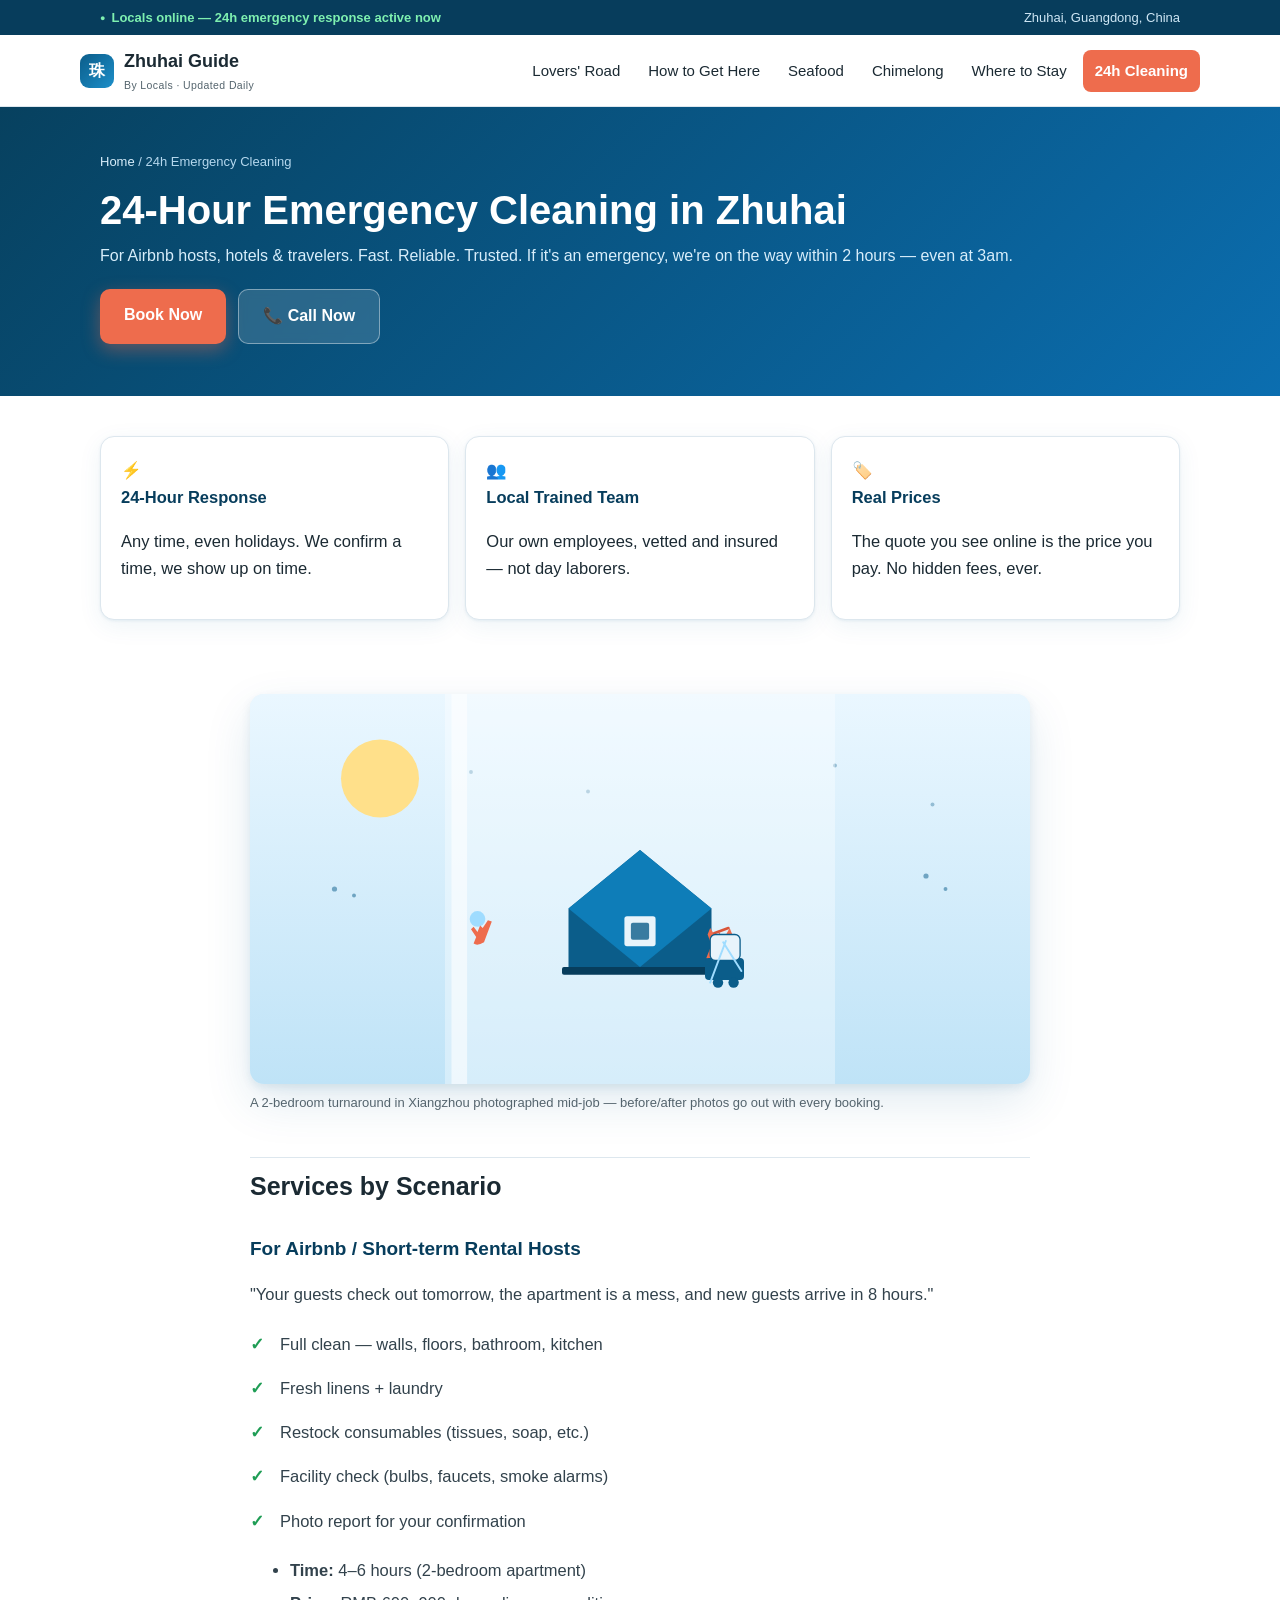
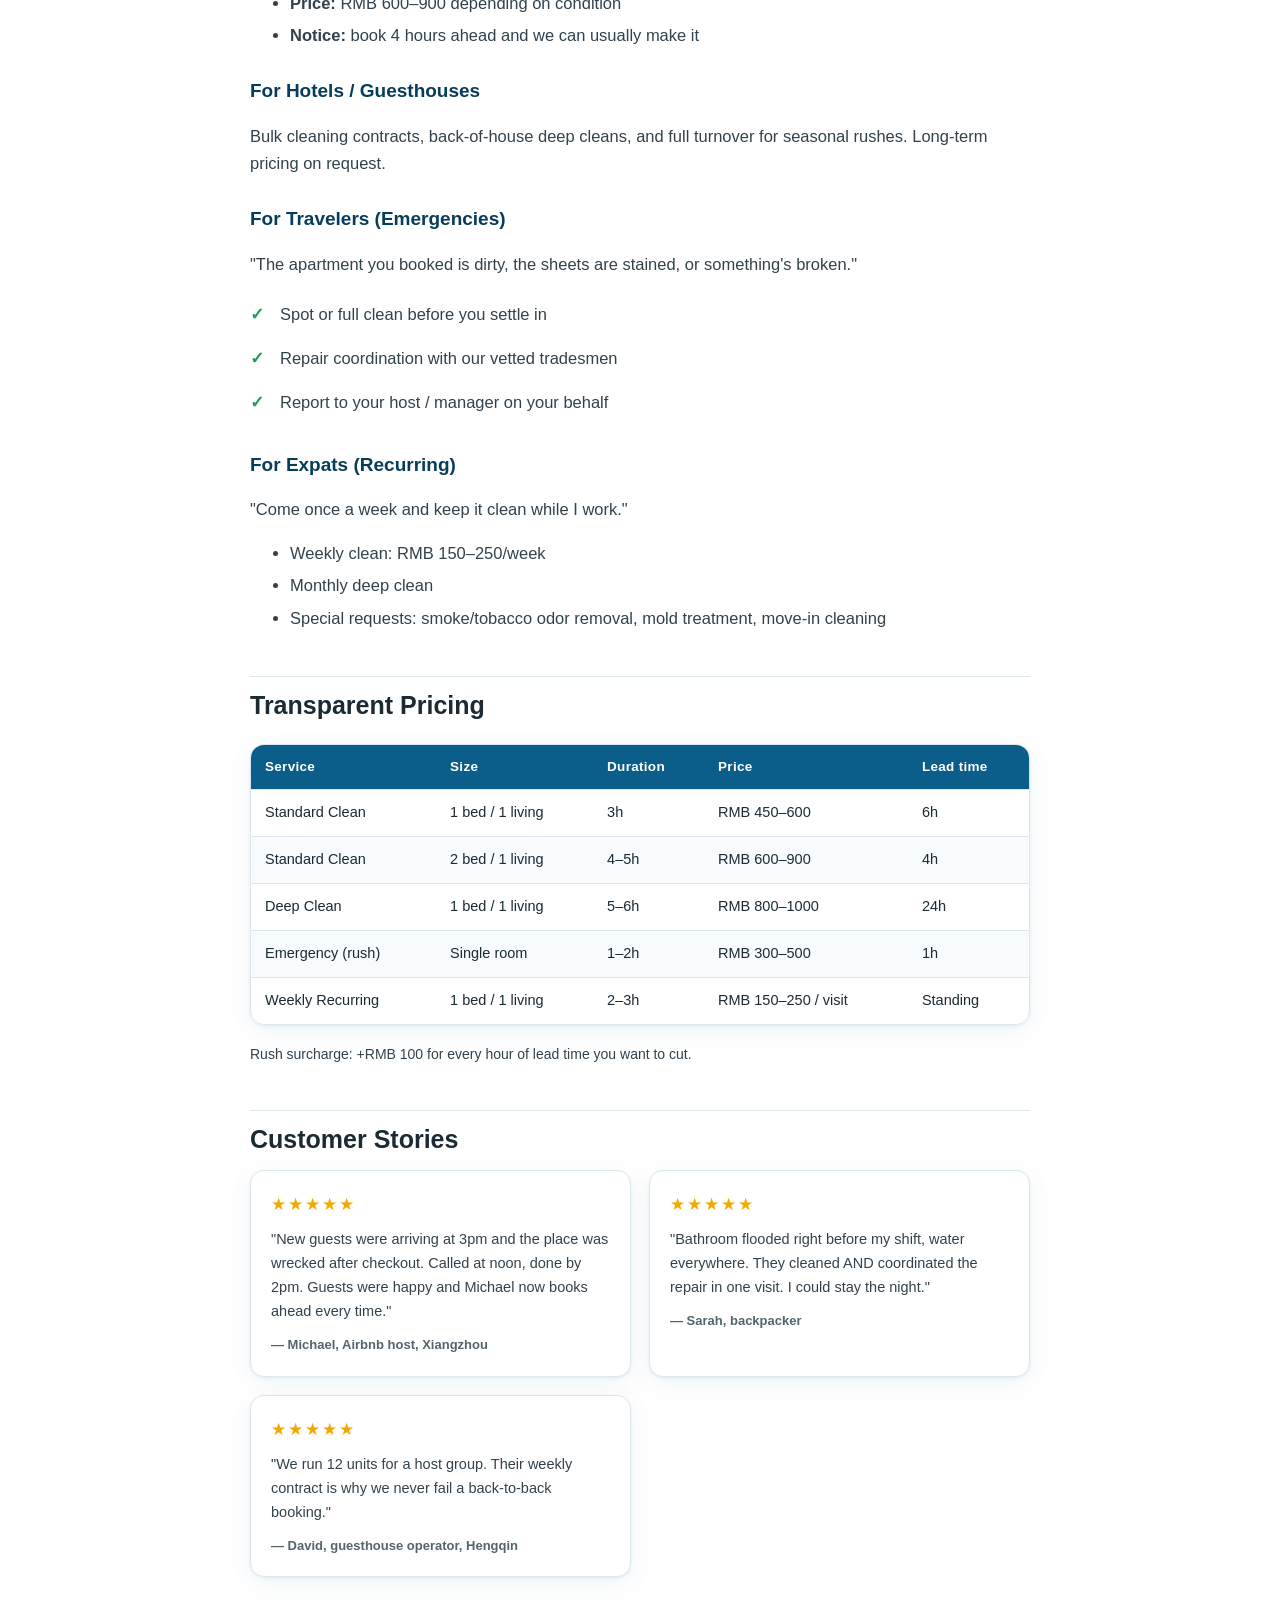
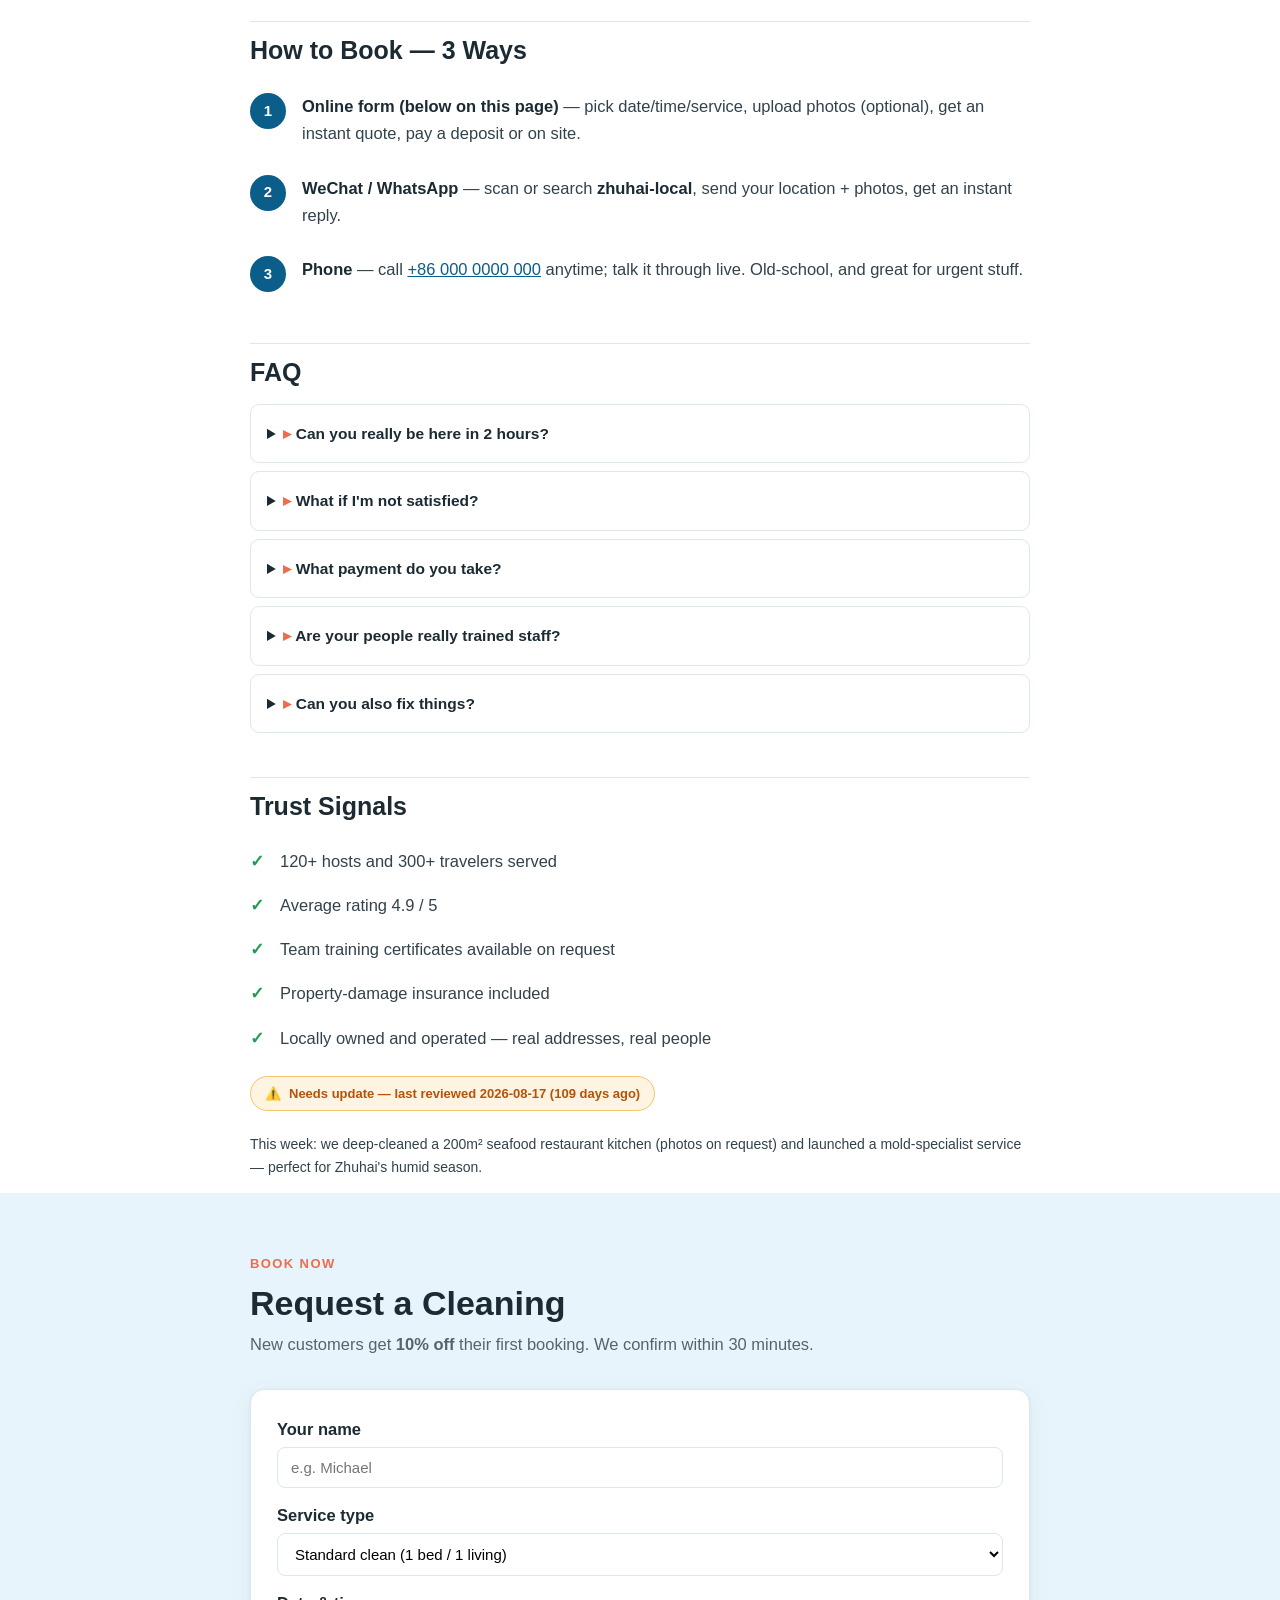
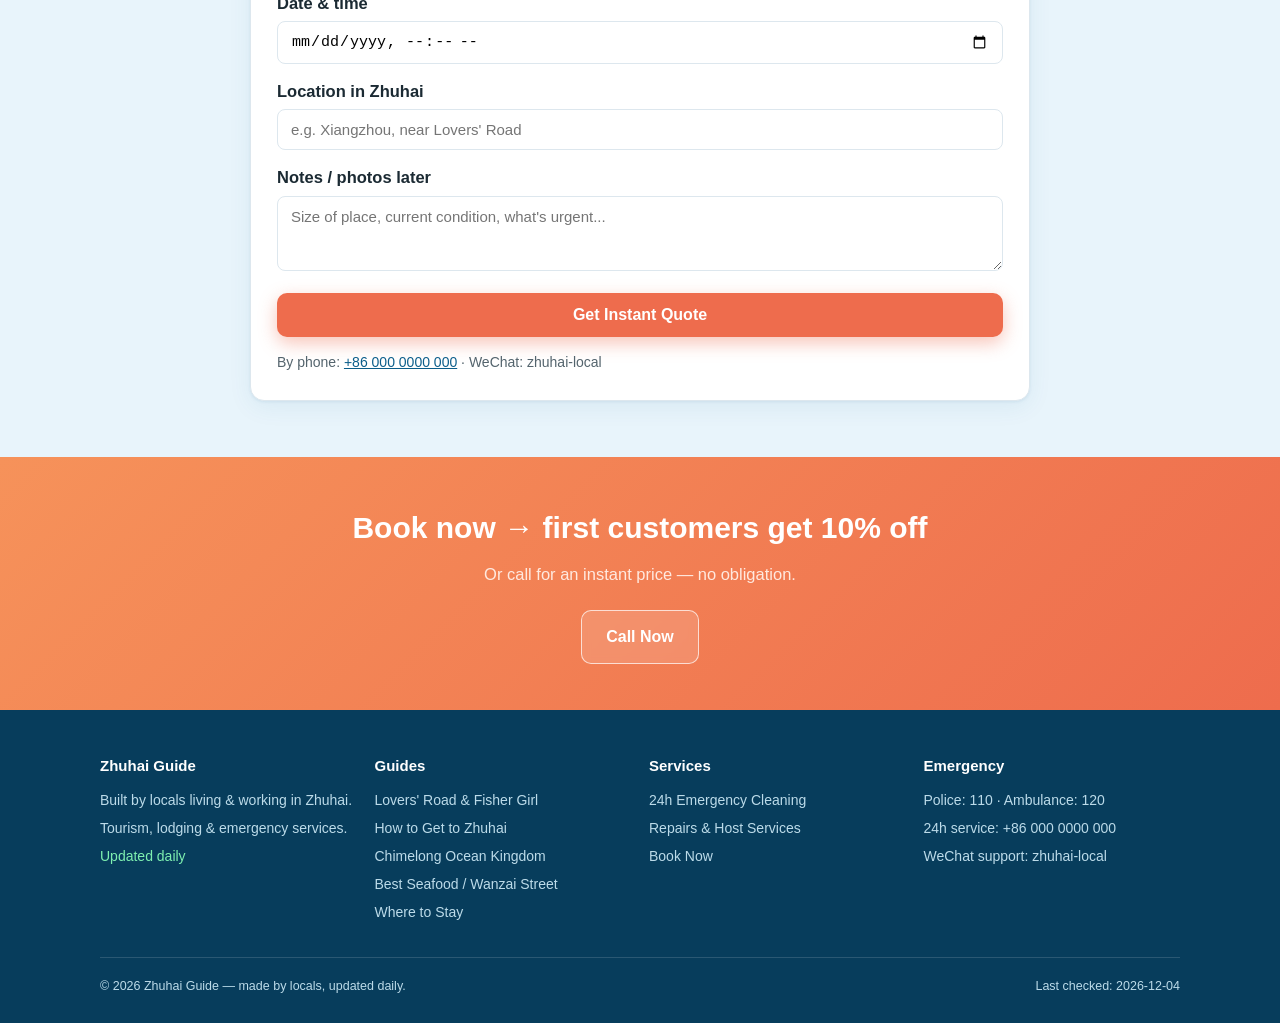
<file: emergency-cleaning.html>
<!DOCTYPE html>
<html lang="en">
<head>
<meta charset="UTF-8">
<meta name="viewport" content="width=device-width, initial-scale=1.0">
<title>24-Hour Emergency Cleaning Service in Zhuhai — Book Online</title>
<meta name="description" content="Emergency cleaning in Zhuhai for Airbnb hosts, hotels and travelers. 2-hour arrival, local trained team, transparent pricing with no hidden fees. Book online, WeChat or phone.">
<meta property="og:type" content="website">
<meta property="og:url" content="https://colddcc.github.io/zhuhai-guide/emergency-cleaning.html">
<meta property="og:title" content="24-Hour Emergency Cleaning in Zhuhai">
<meta property="og:description" content="2-hour arrival, local trained team, transparent pricing. For Airbnb hosts, hotels and travelers.">
<meta property="og:image" content="https://colddcc.github.io/zhuhai-guide/assets/img/cleaning.svg">
<meta name="twitter:card" content="summary_large_image">
<link rel="canonical" href="https://colddcc.github.io/zhuhai-guide/emergency-cleaning.html">
<link rel="icon" type="image/svg+xml" href="assets/img/favicon.svg">
<link rel="stylesheet" href="assets/css/style.css">
<script type="application/ld+json">
{
  "@context": "https://schema.org",
  "@graph": [
    {
      "@type": "BreadcrumbList",
      "itemListElement": [
        {"@type": "ListItem", "position": 1, "name": "Home", "item": "https://colddcc.github.io/zhuhai-guide/"},
        {"@type": "ListItem", "position": 2, "name": "24h Emergency Cleaning", "item": "https://colddcc.github.io/zhuhai-guide/emergency-cleaning.html"}
      ]
    },
    {
      "@type": "FAQPage",
      "mainEntity": [
        {
          "@type": "Question",
          "name": "Can you really be here in 2 hours?",
          "acceptedAnswer": {"@type": "Answer", "text": "Yes — in Gongbei, Xiangzhou and Hengqin we keep multiple teams on rotation. Outside the main areas we give you a real arrival time, not a guess."}
        },
        {
          "@type": "Question",
          "name": "What if I'm not satisfied?",
          "acceptedAnswer": {"@type": "Answer", "text": "Free re-clean or a full refund."}
        },
        {
          "@type": "Question",
          "name": "What payment do you take?",
          "acceptedAnswer": {"@type": "Answer", "text": "Alipay, WeChat Pay, cash and bank transfer."}
        },
        {
          "@type": "Question",
          "name": "Are your people really trained staff?",
          "acceptedAnswer": {"@type": "Answer", "text": "Yes — direct employees, screened, insured, with photo ID and training certificates you can view."}
        },
        {
          "@type": "Question",
          "name": "Can you also fix things?",
          "acceptedAnswer": {"@type": "Answer", "text": "Yes. We coordinate with a vetted network of licensed repair technicians for plumbing, electrical, AC and appliances."}
        }
      ]
    }
  ]
}
</script>
</head>
<body>

<div class="topbar">
  <div class="container">
    <span class="live">Locals online — 24h emergency response active now</span>
    <span>Zhuhai, Guangdong, China</span>
  </div>
</div>

<header class="site-header">
  <div class="container navbar">
    <a class="brand" href="index.html">
      <span class="logo">珠</span>
      <span>Zhuhai Guide<small>By Locals · Updated Daily</small></span>
    </a>
    <button class="nav-toggle" aria-label="Menu">☰</button>
    <nav>
      <ul class="nav-links">
        <li><a href="lovers-road.html">Lovers' Road</a></li>
        <li><a href="how-to-get.html">How to Get Here</a></li>
        <li><a href="seafood.html">Seafood</a></li>
        <li><a href="chimelong.html">Chimelong</a></li>
        <li><a href="accommodation.html">Where to Stay</a></li>
        <li class="nav-cta"><a href="emergency-cleaning.html">24h Cleaning</a></li>
      </ul>
    </nav>
  </div>
</header>

<section class="page-head">
  <div class="container">
    <div class="crumbs"><a href="index.html">Home</a> / 24h Emergency Cleaning</div>
    <h1>24-Hour Emergency Cleaning in Zhuhai</h1>
    <p>For Airbnb hosts, hotels &amp; travelers. Fast. Reliable. Trusted. If it's an emergency, we're on the way within 2 hours — even at 3am.</p>
    <div class="btn-row" style="margin-top: 20px;">
      <a class="btn btn-primary" href="#book">Book Now</a>
      <a class="btn btn-ghost" href="tel:+860000000000">📞 Call Now</a>
    </div>
  </div>
</section>

<section class="section" style="padding: 40px 0 8px;">
  <div class="container">
    <div class="pricing">
      <div class="price-card"><span class="ico">⚡</span><h4>24-Hour Response</h4><p>Any time, even holidays. We confirm a time, we show up on time.</p></div>
      <div class="price-card"><span class="ico">👥</span><h4>Local Trained Team</h4><p>Our own employees, vetted and insured — not day laborers.</p></div>
      <div class="price-card"><span class="ico">🏷️</span><h4>Real Prices</h4><p>The quote you see online is the price you pay. No hidden fees, ever.</p></div>
    </div>
  </div>
</section>

<section class="prose">
  <div class="container narrow">

    <figure class="image">
      <div class="img-frame"><img src="assets/img/cleaning.svg" alt="Professional turning around an apartment before the next guests check in" width="1200" height="600" loading="lazy"></div>
      <figcaption>A 2-bedroom turnaround in Xiangzhou photographed mid-job — before/after photos go out with every booking.</figcaption>
    </figure>

    <h2>Services by Scenario</h2>

    <h3>For Airbnb / Short-term Rental Hosts</h3>
    <p>"Your guests check out tomorrow, the apartment is a mess, and new guests arrive in 8 hours."</p>
    <ul class="checks">
      <li>Full clean — walls, floors, bathroom, kitchen</li>
      <li>Fresh linens + laundry</li>
      <li>Restock consumables (tissues, soap, etc.)</li>
      <li>Facility check (bulbs, faucets, smoke alarms)</li>
      <li>Photo report for your confirmation</li>
    </ul>
    <ul>
      <li><b>Time:</b> 4–6 hours (2-bedroom apartment)</li>
      <li><b>Price:</b> RMB 600–900 depending on condition</li>
      <li><b>Notice:</b> book 4 hours ahead and we can usually make it</li>
    </ul>

    <h3>For Hotels / Guesthouses</h3>
    <p>Bulk cleaning contracts, back-of-house deep cleans, and full turnover for seasonal rushes. Long-term pricing on request.</p>

    <h3>For Travelers (Emergencies)</h3>
    <p>"The apartment you booked is dirty, the sheets are stained, or something's broken."</p>
    <ul class="checks">
      <li>Spot or full clean before you settle in</li>
      <li>Repair coordination with our vetted tradesmen</li>
      <li>Report to your host / manager on your behalf</li>
    </ul>

    <h3>For Expats (Recurring)</h3>
    <p>"Come once a week and keep it clean while I work."</p>
    <ul>
      <li>Weekly clean: RMB 150–250/week</li>
      <li>Monthly deep clean</li>
      <li>Special requests: smoke/tobacco odor removal, mold treatment, move-in cleaning</li>
    </ul>

    <h2>Transparent Pricing</h2>
    <div class="table-wrap">
      <table>
        <thead><tr><th>Service</th><th>Size</th><th>Duration</th><th>Price</th><th>Lead time</th></tr></thead>
        <tbody>
          <tr><td>Standard Clean</td><td>1 bed / 1 living</td><td>3h</td><td>RMB 450–600</td><td>6h</td></tr>
          <tr><td>Standard Clean</td><td>2 bed / 1 living</td><td>4–5h</td><td>RMB 600–900</td><td>4h</td></tr>
          <tr><td>Deep Clean</td><td>1 bed / 1 living</td><td>5–6h</td><td>RMB 800–1000</td><td>24h</td></tr>
          <tr><td>Emergency (rush)</td><td>Single room</td><td>1–2h</td><td>RMB 300–500</td><td>1h</td></tr>
          <tr><td>Weekly Recurring</td><td>1 bed / 1 living</td><td>2–3h</td><td>RMB 150–250 / visit</td><td>Standing</td></tr>
        </tbody>
      </table>
    </div>
    <p class="subtle">Rush surcharge: +RMB 100 for every hour of lead time you want to cut.</p>

    <h2>Customer Stories</h2>
    <!-- TODO(pre-launch): 以下 3 条客户评价为示例文案,上线前请替换为可证实的真实评价(建议带客户许可的照片)。 -->
    <div class="talk-grid">
      <div class="talk"><div class="stars">★★★★★</div><p>"New guests were arriving at 3pm and the place was wrecked after checkout. Called at noon, done by 2pm. Guests were happy and Michael now books ahead every time."</p><div class="who">— Michael, Airbnb host, Xiangzhou</div></div>
      <div class="talk"><div class="stars">★★★★★</div><p>"Bathroom flooded right before my shift, water everywhere. They cleaned AND coordinated the repair in one visit. I could stay the night."</p><div class="who">— Sarah, backpacker</div></div>
      <div class="talk"><div class="stars">★★★★★</div><p>"We run 12 units for a host group. Their weekly contract is why we never fail a back-to-back booking."</p><div class="who">— David, guesthouse operator, Hengqin</div></div>
    </div>

    <h2>How to Book — 3 Ways</h2>
    <ul class="steps" id="book">
      <li><b>Online form (below on this page)</b> — pick date/time/service, upload photos (optional), get an instant quote, pay a deposit or on site.</li>
      <li><b>WeChat / WhatsApp</b> — scan or search <b>zhuhai-local</b>, send your location + photos, get an instant reply.</li>
      <li><b>Phone</b> — call <a href="tel:+860000000000">+86 000 0000 000</a> anytime; talk it through live. Old-school, and great for urgent stuff.</li>
    </ul>

    <h2>FAQ</h2>
    <details class="faq"><summary>Can you really be here in 2 hours?</summary><p>Yep — in Gongbei, Xiangzhou and Hengqin we keep multiple teams on rotation. Outside the main areas we'll give you a real arrival time, not a guess.</p></details>
    <details class="faq"><summary>What if I'm not satisfied?</summary><p>Free re-clean or full refund. Simple and we mean it.</p></details>
    <details class="faq"><summary>What payment do you take?</summary><p>Alipay, WeChat Pay, cash, and bank transfer.</p></details>
    <details class="faq"><summary>Are your people really trained staff?</summary><p>Yes — direct employees, screened, insured, with photo ID and training certificates you can view.</p></details>
    <details class="faq"><summary>Can you also fix things?</summary><p>Yes. We coordinate with a vetted network of licensed repair technicians for plumbing, electrical, AC, and appliances.</p></details>

    <h2>Trust Signals</h2>
    <!-- TODO(pre-launch): "120+ hosts"、"4.9/5" 等数字为占位文案,上线前替换为真实统计,或改为中性表述。 -->
    <ul class="checks">
      <li>120+ hosts and 300+ travelers served</li>
      <li>Average rating 4.9 / 5</li>
      <li>Team training certificates available on request</li>
      <li>Property-damage insurance included</li>
      <li>Locally owned and operated — real addresses, real people</li>
    </ul>

    <div class="updated-stamp" id="updateStamp" data-review="2026-08-17">Last reviewed: today</div>
    <p class="subtle">This week: we deep-cleaned a 200m² seafood restaurant kitchen (photos on request) and launched a mold-specialist service — perfect for Zhuhai's humid season.</p>

  </div>
</section>

<!-- Booking form -->
<section class="section tint" id="book-form">
  <div class="container narrow">
    <div class="section-head">
      <span class="kicker">Book now</span>
      <h2>Request a Cleaning</h2>
      <p>New customers get <strong>10% off</strong> their first booking. We confirm within 30 minutes.</p>
    </div>
    <!-- TODO(pre-launch): 表单当前为演示弹窗。部署后请把 onsubmit 替换为真实提交(action=Formspree/email/WeChat),或在无后端时隐藏该区块。 -->
    <form onsubmit="alert('Thanks! Form is a demo — publish your email/WeChat destination, then this submits for real.'); return false;" style="background:#fff;border:1px solid var(--line);border-radius:var(--radius);padding:26px;box-shadow:var(--shadow);">
      <div style="display:grid;gap:14px;">
        <div><label style="display:block;font-weight:600;margin-bottom:4px;" for="f-name">Your name</label><input id="f-name" type="text" required placeholder="e.g. Michael" style="width:100%;padding:11px 13px;border:1px solid var(--line);border-radius:8px;font-size:15px;"></div>
        <div><label style="display:block;font-weight:600;margin-bottom:4px;" for="f-service">Service type</label>
          <select id="f-service" style="width:100%;padding:11px 13px;border:1px solid var(--line);border-radius:8px;font-size:15px;background:#fff;">
            <option>Standard clean (1 bed / 1 living)</option>
            <option>Standard clean (2 bed / 1 living)</option>
            <option>Deep clean</option>
            <option>Emergency / rush clean</option>
            <option>Weekly recurring</option>
            <option>Repair coordination</option>
          </select>
        </div>
        <div><label style="display:block;font-weight:600;margin-bottom:4px;" for="f-date">Date &amp; time</label><input id="f-date" type="datetime-local" style="width:100%;padding:11px 13px;border:1px solid var(--line);border-radius:8px;font-size:15px;"></div>
        <div><label style="display:block;font-weight:600;margin-bottom:4px;" for="f-addr">Location in Zhuhai</label><input id="f-addr" type="text" placeholder="e.g. Xiangzhou, near Lovers' Road" style="width:100%;padding:11px 13px;border:1px solid var(--line);border-radius:8px;font-size:15px;"></div>
        <div><label style="display:block;font-weight:600;margin-bottom:4px;" for="f-note">Notes / photos later</label><textarea id="f-note" rows="3" placeholder="Size of place, current condition, what's urgent..." style="width:100%;padding:11px 13px;border:1px solid var(--line);border-radius:8px;font-size:15px;font-family:inherit;"></textarea></div>
        <button type="submit" class="btn btn-primary" style="border:none;cursor:pointer;">Get Instant Quote</button>
        <p class="subtle" style="margin:0;">By phone: <a href="tel:+860000000000">+86 000 0000 000</a> · WeChat: zhuhai-local</p>
      </div>
    </form>
  </div>
</section>

<section class="cta-band">
  <div class="container">
    <h2>Book now → first customers get 10% off</h2>
    <p>Or call for an instant price — no obligation.</p>
    <a class="btn btn-ghost" href="tel:+860000000000">Call Now</a>
  </div>
</section>

<footer class="site-footer">
  <div class="container">
    <div class="grid">
      <div>
        <h4>Zhuhai Guide</h4>
        <ul>
          <li>Built by locals living &amp; working in Zhuhai.</li>
          <li>Tourism, lodging &amp; emergency services.</li>
          <li class="live" style="color:#7ef0b0;">Updated daily</li>
        </ul>
      </div>
      <div>
        <h4>Guides</h4>
        <ul>
          <li><a href="lovers-road.html">Lovers' Road &amp; Fisher Girl</a></li>
          <li><a href="how-to-get.html">How to Get to Zhuhai</a></li>
          <li><a href="chimelong.html">Chimelong Ocean Kingdom</a></li>
          <li><a href="seafood.html">Best Seafood / Wanzai Street</a></li>
          <li><a href="accommodation.html">Where to Stay</a></li>
        </ul>
      </div>
      <div>
        <h4>Services</h4>
        <ul>
          <li><a href="emergency-cleaning.html">24h Emergency Cleaning</a></li>
          <li><a href="emergency-cleaning.html">Repairs &amp; Host Services</a></li>
          <li><a href="emergency-cleaning.html">Book Now</a></li>
        </ul>
      </div>
      <div>
        <h4>Emergency</h4>
        <ul>
          <li>Police: 110 · Ambulance: 120</li>
          <li>24h service: +86 000 0000 000</li>
          <li>WeChat support: zhuhai-local</li>
        </ul>
      </div>
    </div>
    <div class="footer-base">
      <span>© 2026 Zhuhai Guide — made by locals, updated daily.</span>
      <span class="live footer-check">Last checked: pending</span>
    </div>
  </div>
</footer>

<script src="assets/js/main.js"></script>
</body>
</html>
</file>
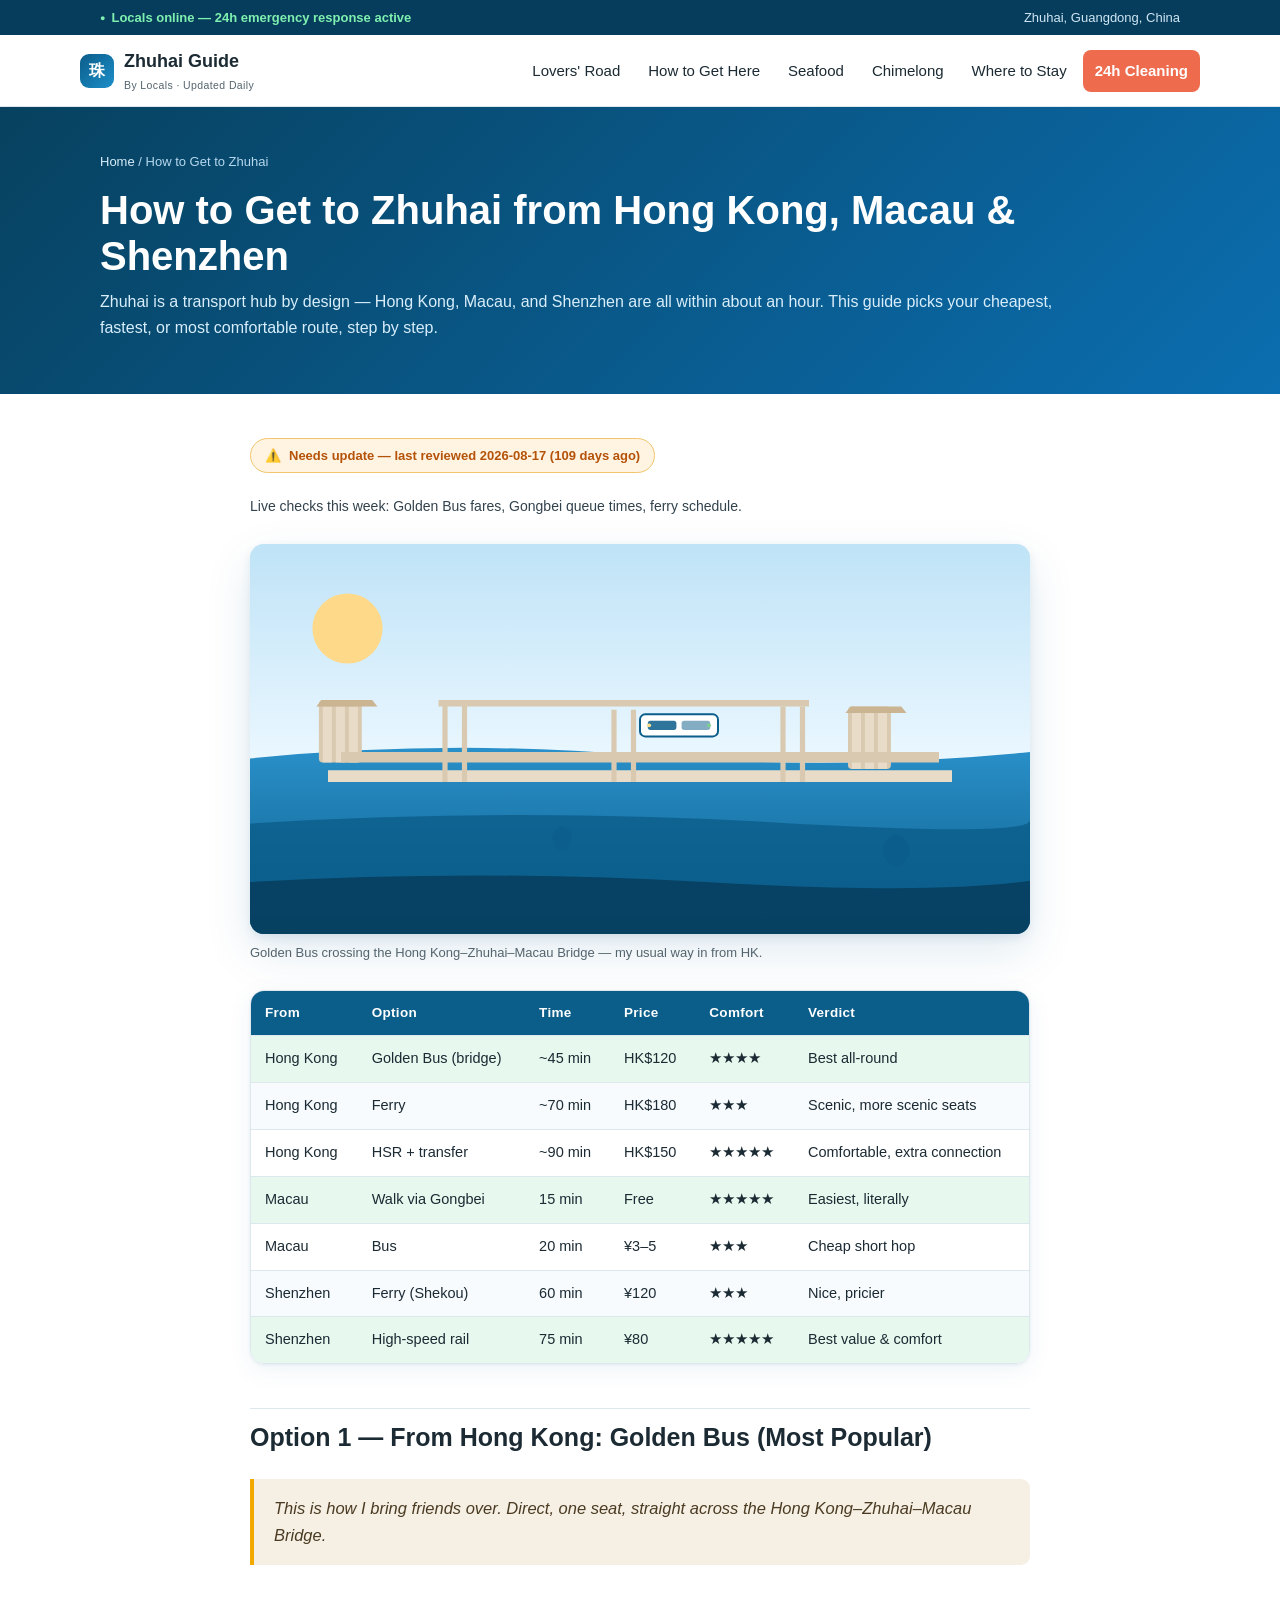
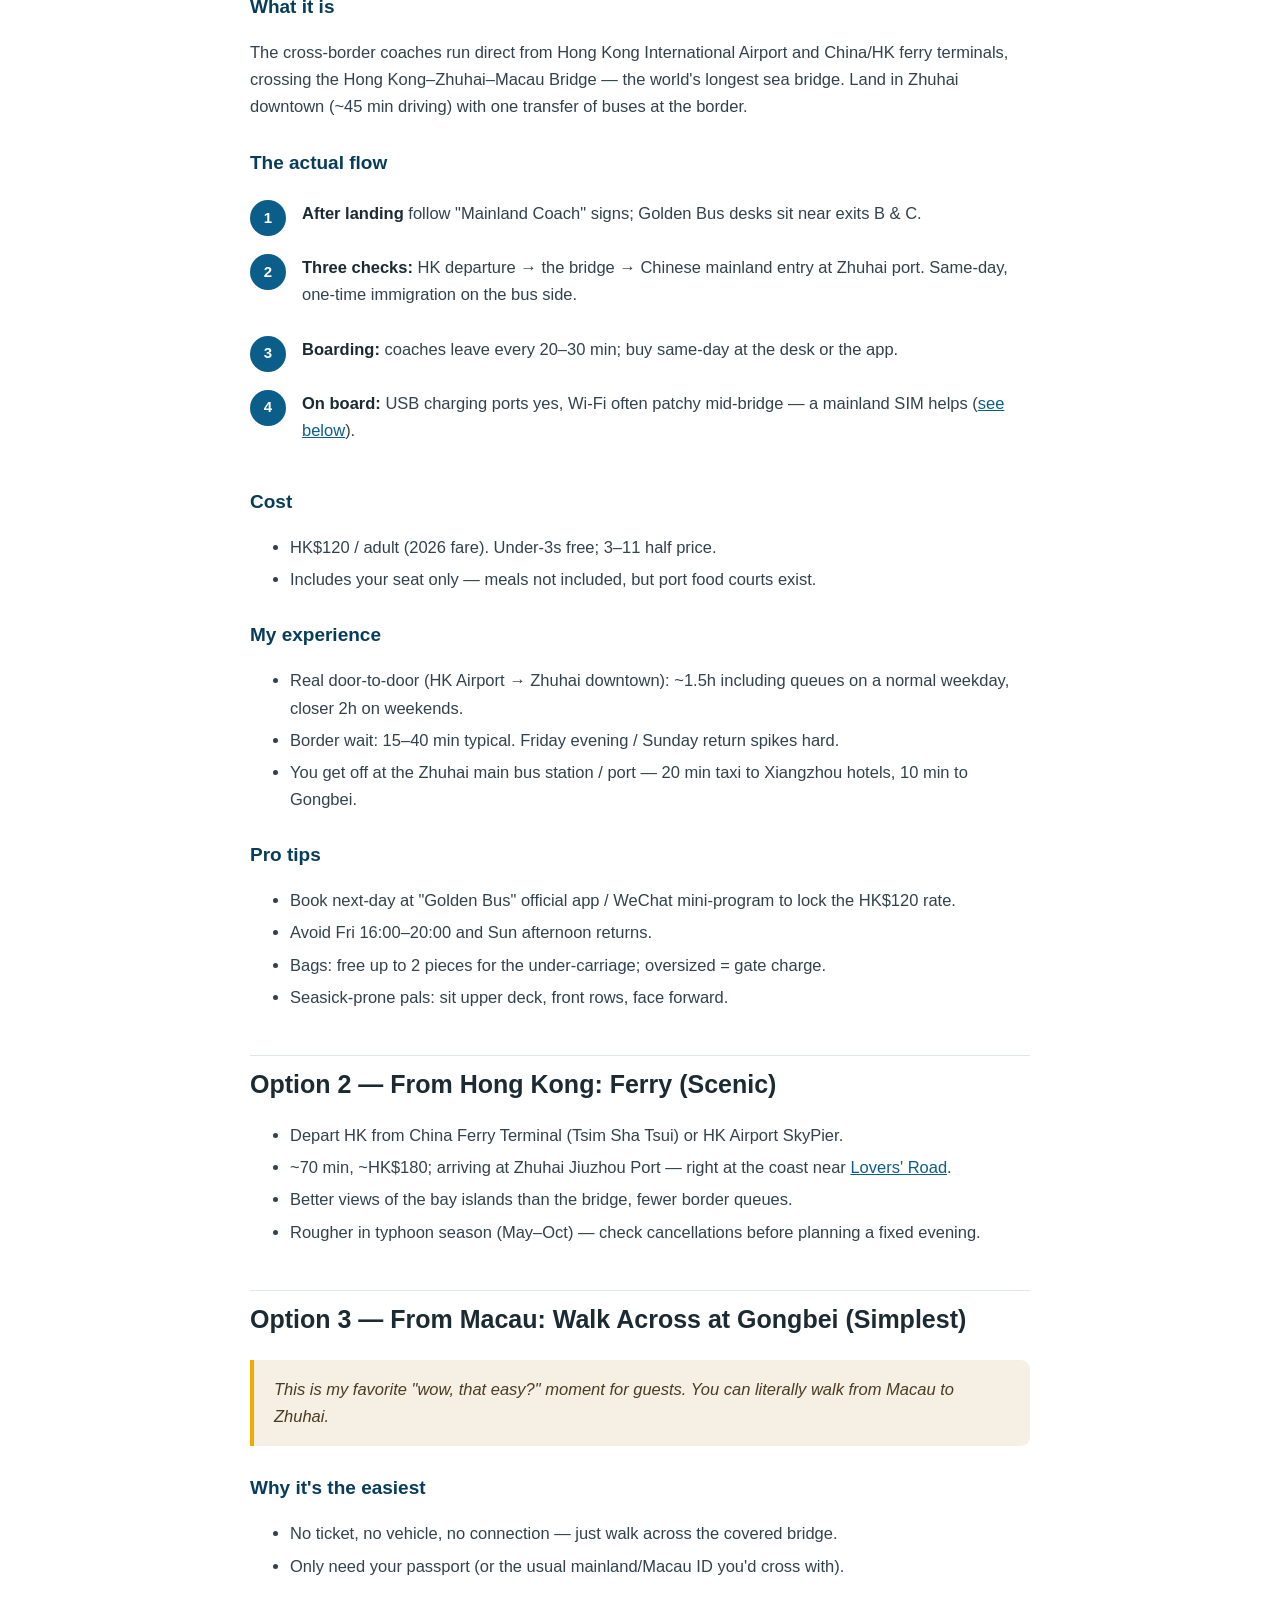
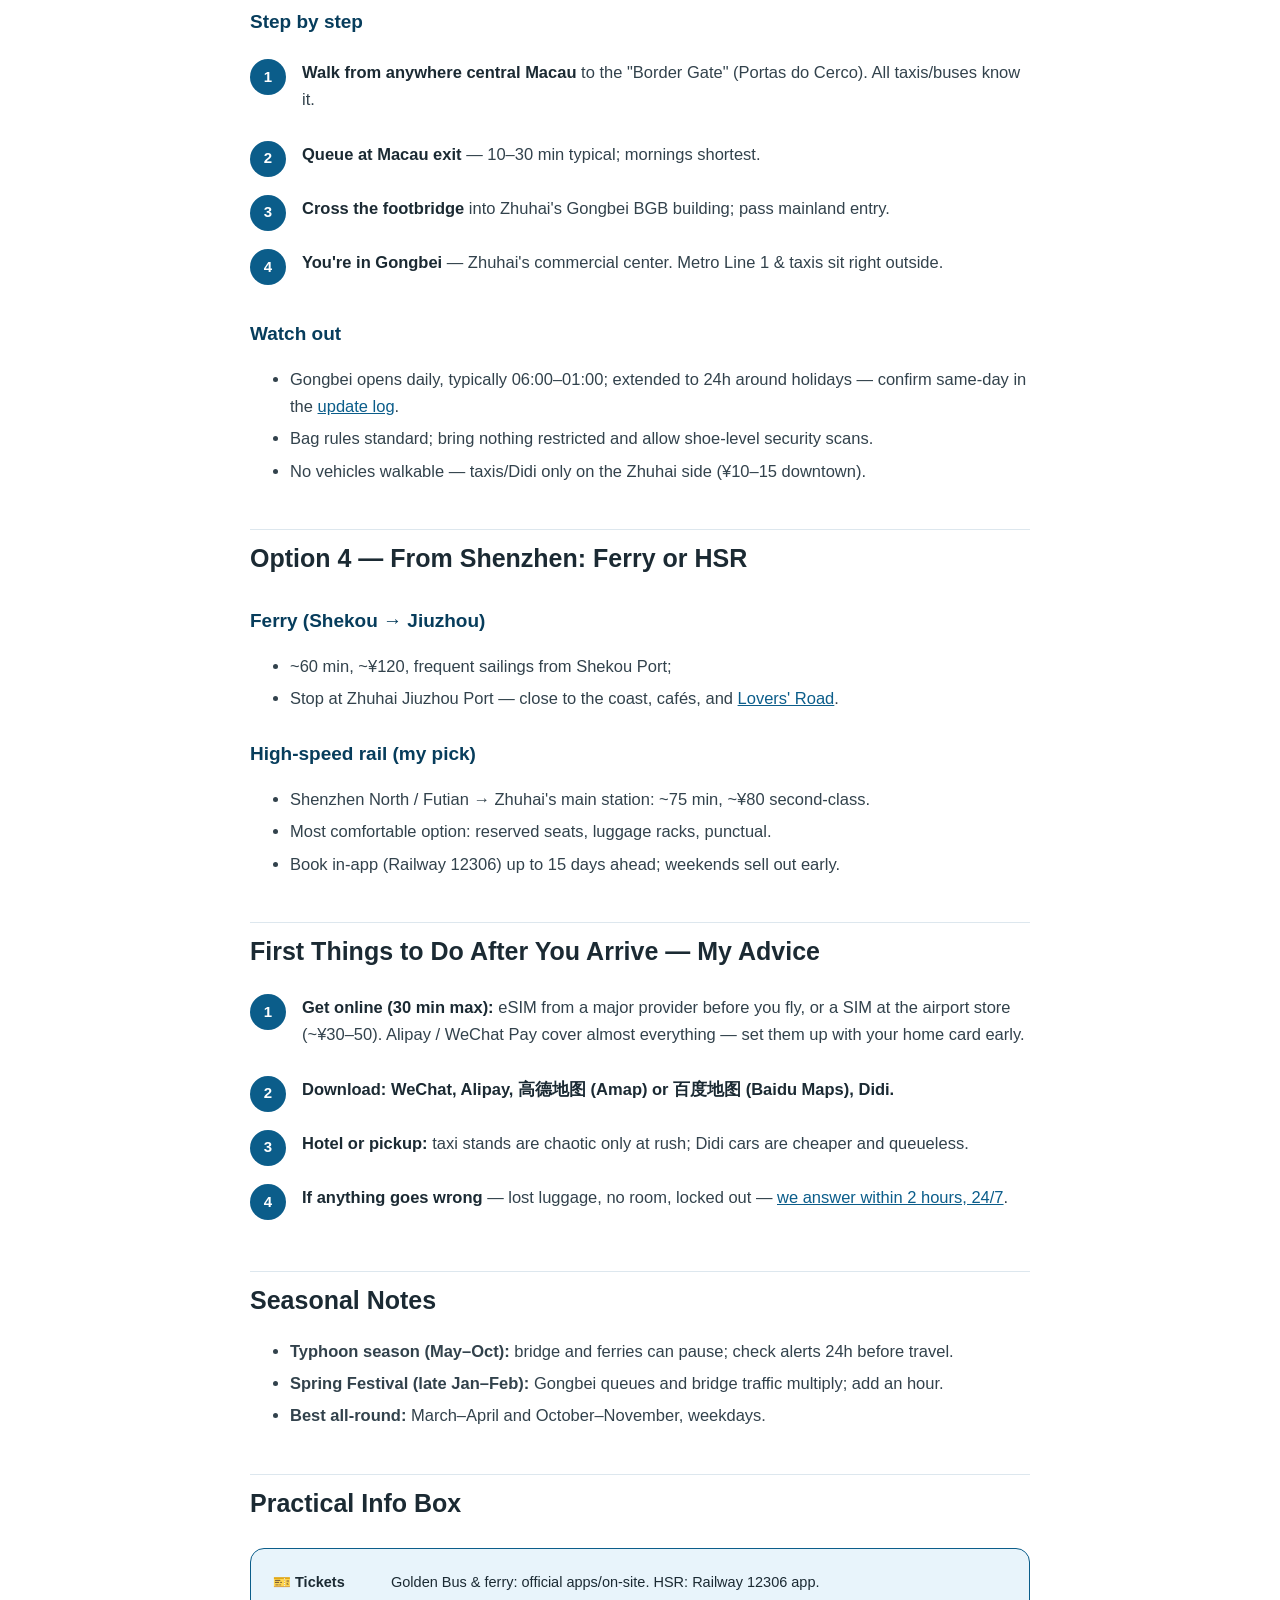
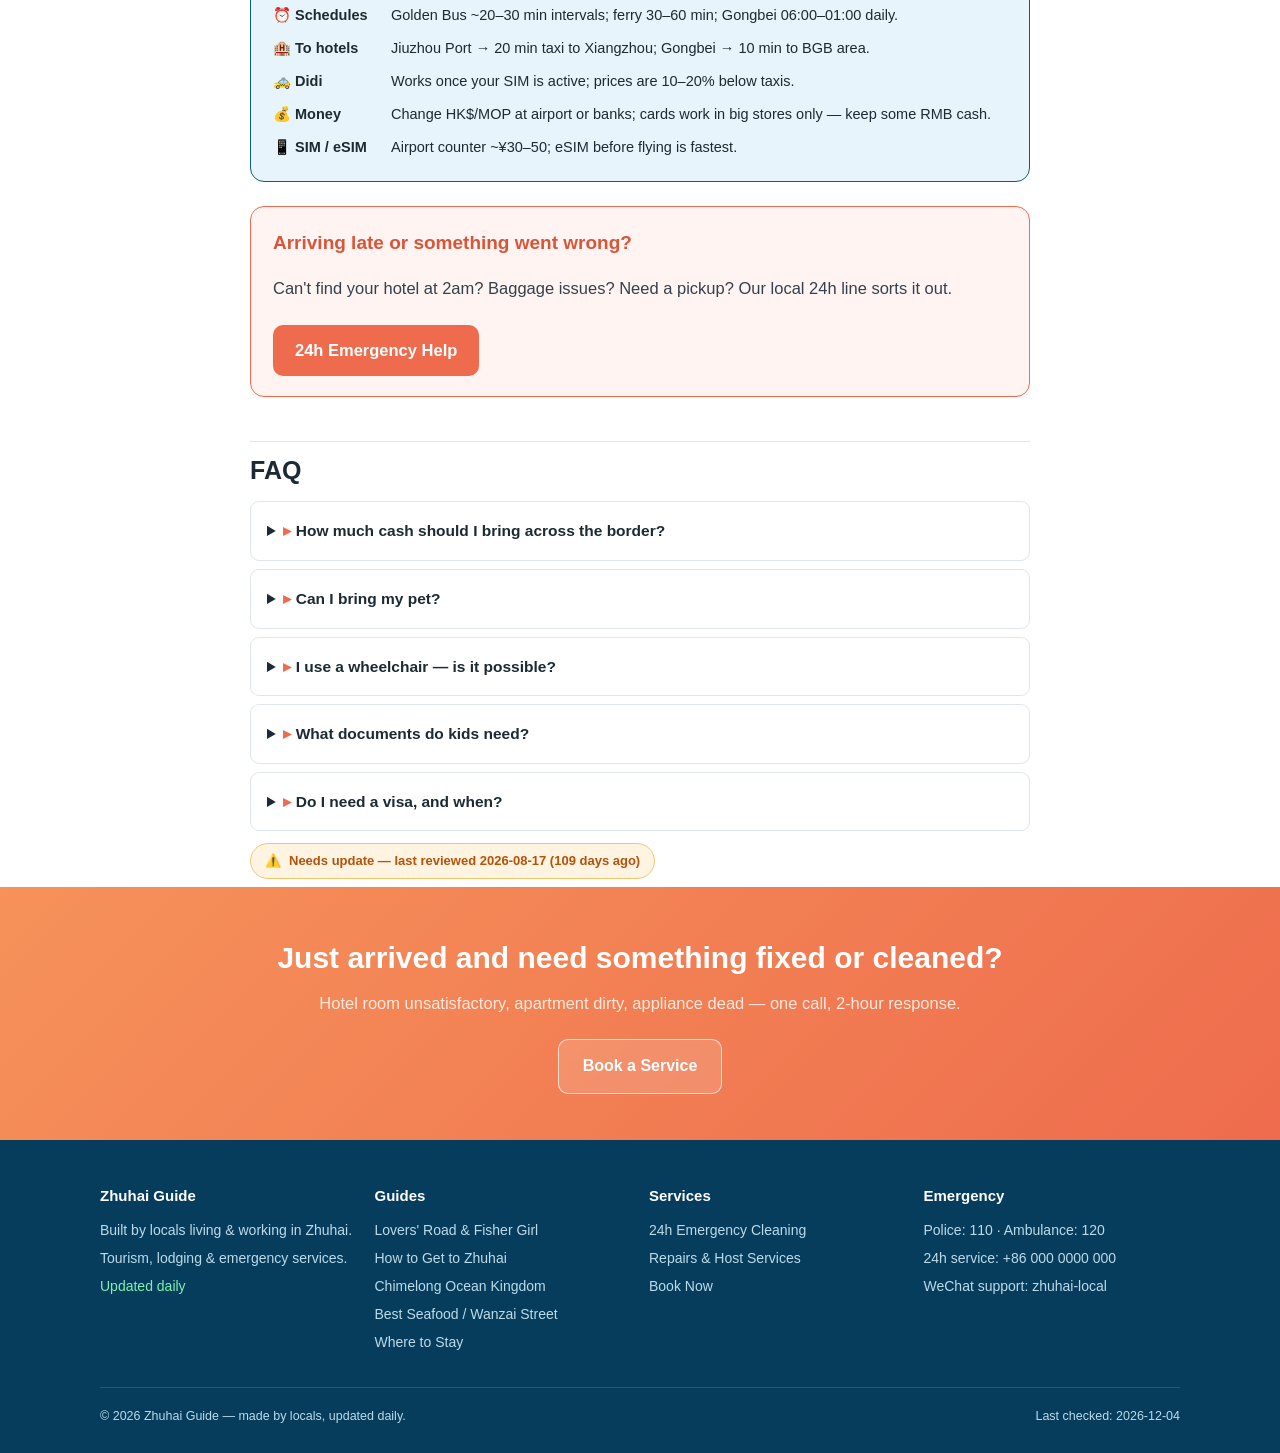
<file: how-to-get.html>
<!DOCTYPE html>
<html lang="en">
<head>
<meta charset="UTF-8">
<meta name="viewport" content="width=device-width, initial-scale=1.0">
<title>How to Get to Zhuhai from Hong Kong, Macau &amp; Shenzhen (2026)</title>
<meta name="description" content="Every way to cross into Zhuhai from Hong Kong, Macau and Shenzhen — Golden Bus on the Hong Kong–Zhuhai–Macau Bridge, ferries, walking via Gongbei, and high-speed rail with real times and prices.">
<meta property="og:type" content="article">
<meta property="og:url" content="https://colddcc.github.io/zhuhai-guide/how-to-get.html">
<meta property="og:title" content="How to Get to Zhuhai from HK, Macau &amp; Shenzhen">
<meta property="og:description" content="Golden Bus, ferries, walking via Gongbei, high-speed rail — every route with real times and prices.">
<meta property="og:image" content="https://colddcc.github.io/zhuhai-guide/assets/img/bridge.svg">
<meta name="twitter:card" content="summary_large_image">
<link rel="canonical" href="https://colddcc.github.io/zhuhai-guide/how-to-get.html">
<link rel="icon" type="image/svg+xml" href="assets/img/favicon.svg">
<link rel="stylesheet" href="assets/css/style.css">
<script type="application/ld+json">
{
  "@context": "https://schema.org",
  "@graph": [
    {
      "@type": "BreadcrumbList",
      "itemListElement": [
        {"@type": "ListItem", "position": 1, "name": "Home", "item": "https://colddcc.github.io/zhuhai-guide/"},
        {"@type": "ListItem", "position": 2, "name": "How to Get to Zhuhai", "item": "https://colddcc.github.io/zhuhai-guide/how-to-get.html"}
      ]
    },
    {
      "@type": "FAQPage",
      "mainEntity": [
        {
          "@type": "Question",
          "name": "How much cash should I bring across the border?",
          "acceptedAnswer": {"@type": "Answer", "text": "Around RMB 200-300 for taxis, snacks and small purchases; everything else is covered by Alipay or WeChat Pay. HK dollars are less useful on the mainland, so exchange early if you come from HK or Macau."}
        },
        {
          "@type": "Question",
          "name": "Can I bring my pet into Zhuhai?",
          "acceptedAnswer": {"@type": "Answer", "text": "Yes, with valid mainland import inspection and paperwork, confirmed for both sides before crossing. Ferries are stricter than the Hong Kong–Zhuhai–Macau Bridge."}
        },
        {
          "@type": "Question",
          "name": "Is Zhuhai accessible for wheelchair users?",
          "acceptedAnswer": {"@type": "Answer", "text": "Yes. Bridge buses have accessible seating and staff, the Gongbei walkway is ramped, and high-speed rail is wheelchair friendly. Tell the operator 48 hours ahead where possible."}
        },
        {
          "@type": "Question",
          "name": "What documents do children need to cross the border?",
          "acceptedAnswer": {"@type": "Answer", "text": "Children cross on their own passport, and visa rules depend on nationality and dates. Children under 16 typically cannot use e-gates."}
        },
        {
          "@type": "Question",
          "name": "Do I need a visa to enter Zhuhai?",
          "acceptedAnswer": {"@type": "Answer", "text": "Many nationalities get 30-60 day visa-free entry to mainland China (2026), and 72-hour visa-free transit applies when continuing to a third country. Always confirm your exact nationality and dates before travel."}
        }
      ]
    }
  ]
}
</script>
</head>
<body>

<div class="topbar">
  <div class="container">
    <span class="live">Locals online — 24h emergency response active</span>
    <span>Zhuhai, Guangdong, China</span>
  </div>
</div>

<header class="site-header">
  <div class="container navbar">
    <a class="brand" href="index.html">
      <span class="logo">珠</span>
      <span>Zhuhai Guide<small>By Locals · Updated Daily</small></span>
    </a>
    <button class="nav-toggle" aria-label="Menu">☰</button>
    <nav>
      <ul class="nav-links">
        <li><a href="lovers-road.html">Lovers' Road</a></li>
        <li><a href="how-to-get.html">How to Get Here</a></li>
        <li><a href="seafood.html">Seafood</a></li>
        <li><a href="chimelong.html">Chimelong</a></li>
        <li><a href="accommodation.html">Where to Stay</a></li>
        <li class="nav-cta"><a href="emergency-cleaning.html">24h Cleaning</a></li>
      </ul>
    </nav>
  </div>
</header>

<section class="page-head">
  <div class="container">
    <div class="crumbs"><a href="index.html">Home</a> / How to Get to Zhuhai</div>
    <h1>How to Get to Zhuhai from Hong Kong, Macau &amp; Shenzhen</h1>
    <p>Zhuhai is a transport hub by design — Hong Kong, Macau, and Shenzhen are all within about an hour. This guide picks your cheapest, fastest, or most comfortable route, step by step.</p>
  </div>
</section>

<section class="prose">
  <div class="container narrow">

    <div class="updated-stamp" id="updateStamp" data-review="2026-08-17">Last reviewed: today</div>
    <p class="subtle">Live checks this week: Golden Bus fares, Gongbei queue times, ferry schedule.</p>

    <figure class="image">
      <div class="img-frame"><img src="assets/img/bridge.svg" alt="Coaches crossing the Hong Kong–Zhuhai–Macau Bridge" width="1200" height="600" loading="lazy"></div>
      <figcaption>Golden Bus crossing the Hong Kong–Zhuhai–Macau Bridge — my usual way in from HK.</figcaption>
    </figure>

    <div class="table-wrap">
      <table>
        <thead>
          <tr><th>From</th><th>Option</th><th>Time</th><th>Price</th><th>Comfort</th><th>Verdict</th></tr>
        </thead>
        <tbody>
          <tr class="best"><td>Hong Kong</td><td>Golden Bus (bridge)</td><td>~45 min</td><td>HK$120</td><td>★★★★</td><td>Best all-round</td></tr>
          <tr><td>Hong Kong</td><td>Ferry</td><td>~70 min</td><td>HK$180</td><td>★★★</td><td>Scenic, more scenic seats</td></tr>
          <tr><td>Hong Kong</td><td>HSR + transfer</td><td>~90 min</td><td>HK$150</td><td>★★★★★</td><td>Comfortable, extra connection</td></tr>
          <tr class="best"><td>Macau</td><td>Walk via Gongbei</td><td>15 min</td><td>Free</td><td>★★★★★</td><td>Easiest, literally</td></tr>
          <tr><td>Macau</td><td>Bus</td><td>20 min</td><td>¥3–5</td><td>★★★</td><td>Cheap short hop</td></tr>
          <tr><td>Shenzhen</td><td>Ferry (Shekou)</td><td>60 min</td><td>¥120</td><td>★★★</td><td>Nice, pricier</td></tr>
          <tr class="best"><td>Shenzhen</td><td>High-speed rail</td><td>75 min</td><td>¥80</td><td>★★★★★</td><td>Best value &amp; comfort</td></tr>
        </tbody>
      </table>
    </div>

    <h2>Option 1 — From Hong Kong: Golden Bus (Most Popular)</h2>
    <blockquote>This is how I bring friends over. Direct, one seat, straight across the Hong Kong–Zhuhai–Macau Bridge.</blockquote>

    <h3>What it is</h3>
    <p>The cross-border coaches run direct from Hong Kong International Airport and China/HK ferry terminals, crossing the Hong Kong–Zhuhai–Macau Bridge — the world's longest sea bridge. Land in Zhuhai downtown (~45 min driving) with one transfer of buses at the border.</p>

    <h3>The actual flow</h3>
    <ul class="steps">
      <li><b>After landing</b> follow "Mainland Coach" signs; Golden Bus desks sit near exits B &amp; C.</li>
      <li><b>Three checks:</b> HK departure → the bridge → Chinese mainland entry at Zhuhai port. Same-day, one-time immigration on the bus side.</li>
      <li><b>Boarding:</b> coaches leave every 20–30 min; buy same-day at the desk or the app.</li>
      <li><b>On board:</b> USB charging ports yes, Wi-Fi often patchy mid-bridge — a mainland SIM helps (<a href="#getconnected">see below</a>).</li>
    </ul>

    <h3>Cost</h3>
    <ul>
      <li>HK$120 / adult (2026 fare). Under-3s free; 3–11 half price.</li>
      <li>Includes your seat only — meals not included, but port food courts exist.</li>
    </ul>

    <h3>My experience</h3>
    <ul>
      <li>Real door-to-door (HK Airport → Zhuhai downtown): ~1.5h including queues on a normal weekday, closer 2h on weekends.</li>
      <li>Border wait: 15–40 min typical. Friday evening / Sunday return spikes hard.</li>
      <li>You get off at the Zhuhai main bus station / port — 20 min taxi to Xiangzhou hotels, 10 min to Gongbei.</li>
    </ul>

    <h3>Pro tips</h3>
    <ul>
      <li>Book next-day at "Golden Bus" official app / WeChat mini-program to lock the HK$120 rate.</li>
      <li>Avoid Fri 16:00–20:00 and Sun afternoon returns.</li>
      <li>Bags: free up to 2 pieces for the under-carriage; oversized = gate charge.</li>
      <li>Seasick-prone pals: sit upper deck, front rows, face forward.</li>
    </ul>

    <h2>Option 2 — From Hong Kong: Ferry (Scenic)</h2>
    <ul>
      <li>Depart HK from China Ferry Terminal (Tsim Sha Tsui) or HK Airport SkyPier.</li>
      <li>~70 min, ~HK$180; arriving at Zhuhai Jiuzhou Port — right at the coast near <a href="lovers-road.html">Lovers' Road</a>.</li>
      <li>Better views of the bay islands than the bridge, fewer border queues.</li>
      <li>Rougher in typhoon season (May–Oct) — check cancellations before planning a fixed evening.</li>
    </ul>

    <h2>Option 3 — From Macau: Walk Across at Gongbei (Simplest)</h2>
    <blockquote>This is my favorite "wow, that easy?" moment for guests. You can literally walk from Macau to Zhuhai.</blockquote>

    <h3>Why it's the easiest</h3>
    <ul>
      <li>No ticket, no vehicle, no connection — just walk across the covered bridge.</li>
      <li>Only need your passport (or the usual mainland/Macau ID you'd cross with).</li>
    </ul>

    <h3>Step by step</h3>
    <ul class="steps">
      <li><b>Walk from anywhere central Macau</b> to the "Border Gate" (Portas do Cerco). All taxis/buses know it.</li>
      <li><b>Queue at Macau exit</b> — 10–30 min typical; mornings shortest.</li>
      <li><b>Cross the footbridge</b> into Zhuhai's Gongbei BGB building; pass mainland entry.</li>
      <li><b>You're in Gongbei</b> — Zhuhai's commercial center. Metro Line 1 &amp; taxis sit right outside.</li>
    </ul>

    <h3>Watch out</h3>
    <ul>
      <li>Gongbei opens daily, typically 06:00–01:00; extended to 24h around holidays — confirm same-day in the <a href="index.html">update log</a>.</li>
      <li>Bag rules standard; bring nothing restricted and allow shoe-level security scans.</li>
      <li>No vehicles walkable — taxis/Didi only on the Zhuhai side (¥10–15 downtown).</li>
    </ul>

    <h2>Option 4 — From Shenzhen: Ferry or HSR</h2>
    <h3>Ferry (Shekou → Jiuzhou)</h3>
    <ul>
      <li>~60 min, ~¥120, frequent sailings from Shekou Port;</li>
      <li>Stop at Zhuhai Jiuzhou Port — close to the coast, cafés, and <a href="lovers-road.html">Lovers' Road</a>.</li>
    </ul>
    <h3>High-speed rail (my pick)</h3>
    <ul>
      <li>Shenzhen North / Futian → Zhuhai's main station: ~75 min, ~¥80 second-class.</li>
      <li>Most comfortable option: reserved seats, luggage racks, punctual.</li>
      <li>Book in-app (Railway 12306) up to 15 days ahead; weekends sell out early.</li>
    </ul>

    <h2>First Things to Do After You Arrive — My Advice</h2>
    <ul class="steps" id="getconnected">
      <li><b>Get online (30 min max):</b> eSIM from a major provider before you fly, or a SIM at the airport store (~¥30–50). Alipay / WeChat Pay cover almost everything — set them up with your home card early.</li>
      <li><b>Download: WeChat, Alipay, 高德地图 (Amap) or 百度地图 (Baidu Maps), Didi.</b></li>
      <li><b>Hotel or pickup:</b> taxi stands are chaotic only at rush; Didi cars are cheaper and queueless.</li>
      <li><b>If anything goes wrong</b> — lost luggage, no room, locked out — <a href="emergency-cleaning.html">we answer within 2 hours, 24/7</a>.</li>
    </ul>

    <h2>Seasonal Notes</h2>
    <ul>
      <li><strong>Typhoon season (May–Oct):</strong> bridge and ferries can pause; check alerts 24h before travel.</li>
      <li><strong>Spring Festival (late Jan–Feb):</strong> Gongbei queues and bridge traffic multiply; add an hour.</li>
      <li><strong>Best all-round:</strong> March–April and October–November, weekdays.</li>
    </ul>

    <h2>Practical Info Box</h2>
    <div class="infobox">
      <div class="rows">
        <div><span class="k">🎫 Tickets</span>Golden Bus &amp; ferry: official apps/on-site. HSR: Railway 12306 app.</div>
        <div><span class="k">⏰ Schedules</span>Golden Bus ~20–30 min intervals; ferry 30–60 min; Gongbei 06:00–01:00 daily.</div>
        <div><span class="k">🏨 To hotels</span>Jiuzhou Port → 20 min taxi to Xiangzhou; Gongbei → 10 min to BGB area.</div>
        <div><span class="k">🚕 Didi</span>Works once your SIM is active; prices are 10–20% below taxis.</div>
        <div><span class="k">💰 Money</span>Change HK$/MOP at airport or banks; cards work in big stores only — keep some RMB cash.</div>
        <div><span class="k">📱 SIM / eSIM</span>Airport counter ~¥30–50; eSIM before flying is fastest.</div>
      </div>
    </div>

    <div class="emergency-box">
      <h3>Arriving late or something went wrong?</h3>
      <p>Can't find your hotel at 2am? Baggage issues? Need a pickup? Our local 24h line sorts it out.</p>
      <a class="big" href="emergency-cleaning.html">24h Emergency Help</a>
    </div>

    <h2>FAQ</h2>
    <details class="faq"><summary>How much cash should I bring across the border?</summary><p>¥200–300 RMB covers taxis, snacks, and small purchases; everything else is Alipay/WeChat. HK dollars are less useful on the mainland — exchange early if you're coming from HK/Macau.</p></details>
    <details class="faq"><summary>Can I bring my pet?</summary><p>Yes with a valid mainland import inspection + paperwork; always confirm both sides before crossing. Ferries are stricter than the bridge.</p></details>
    <details class="faq"><summary>I use a wheelchair — is it possible?</summary><p>Yes. Bridge bus has accessible seats and staff; Gongbei walkway is ramped; HSR is wheelchair friendly. Tell the operator 48h ahead where possible.</p></details>
    <details class="faq"><summary>What documents do kids need?</summary><p>Children cross on their own passport or a visa-required country — check visa rules (Z visa-free and 72h transit apply to many nationals). Kids under 16 can't typically use e-gates.</p></details>
    <details class="faq"><summary>Do I need a visa, and when?</summary><p>Many nationalities get 30–60 day visa-free entry to China mainland (2026). 72-hour visa-free transit applies when continuing to a third country. Always confirm your exact nationality/date before travel.</p></details>

    <div class="updated-stamp" id="updateStamp2" data-review="2026-08-17">Last reviewed: today</div>

  </div>
</section>

<section class="cta-band">
  <div class="container">
    <h2>Just arrived and need something fixed or cleaned?</h2>
    <p>Hotel room unsatisfactory, apartment dirty, appliance dead — one call, 2-hour response.</p>
    <a class="btn btn-ghost" href="emergency-cleaning.html">Book a Service</a>
  </div>
</section>

<footer class="site-footer">
  <div class="container">
    <div class="grid">
      <div>
        <h4>Zhuhai Guide</h4>
        <ul>
          <li>Built by locals living &amp; working in Zhuhai.</li>
          <li>Tourism, lodging &amp; emergency services.</li>
          <li class="live" style="color:#7ef0b0;">Updated daily</li>
        </ul>
      </div>
      <div>
        <h4>Guides</h4>
        <ul>
          <li><a href="lovers-road.html">Lovers' Road &amp; Fisher Girl</a></li>
          <li><a href="how-to-get.html">How to Get to Zhuhai</a></li>
          <li><a href="chimelong.html">Chimelong Ocean Kingdom</a></li>
          <li><a href="seafood.html">Best Seafood / Wanzai Street</a></li>
          <li><a href="accommodation.html">Where to Stay</a></li>
        </ul>
      </div>
      <div>
        <h4>Services</h4>
        <ul>
          <li><a href="emergency-cleaning.html">24h Emergency Cleaning</a></li>
          <li><a href="emergency-cleaning.html">Repairs &amp; Host Services</a></li>
          <li><a href="emergency-cleaning.html">Book Now</a></li>
        </ul>
      </div>
      <div>
        <h4>Emergency</h4>
        <ul>
          <li>Police: 110 · Ambulance: 120</li>
          <li>24h service: +86 000 0000 000</li>
          <li>WeChat support: zhuhai-local</li>
        </ul>
      </div>
    </div>
    <div class="footer-base">
      <span>© 2026 Zhuhai Guide — made by locals, updated daily.</span>
      <span class="live footer-check">Last checked: pending</span>
    </div>
  </div>
</footer>

<script src="assets/js/main.js"></script>
</body>
</html>
</file>
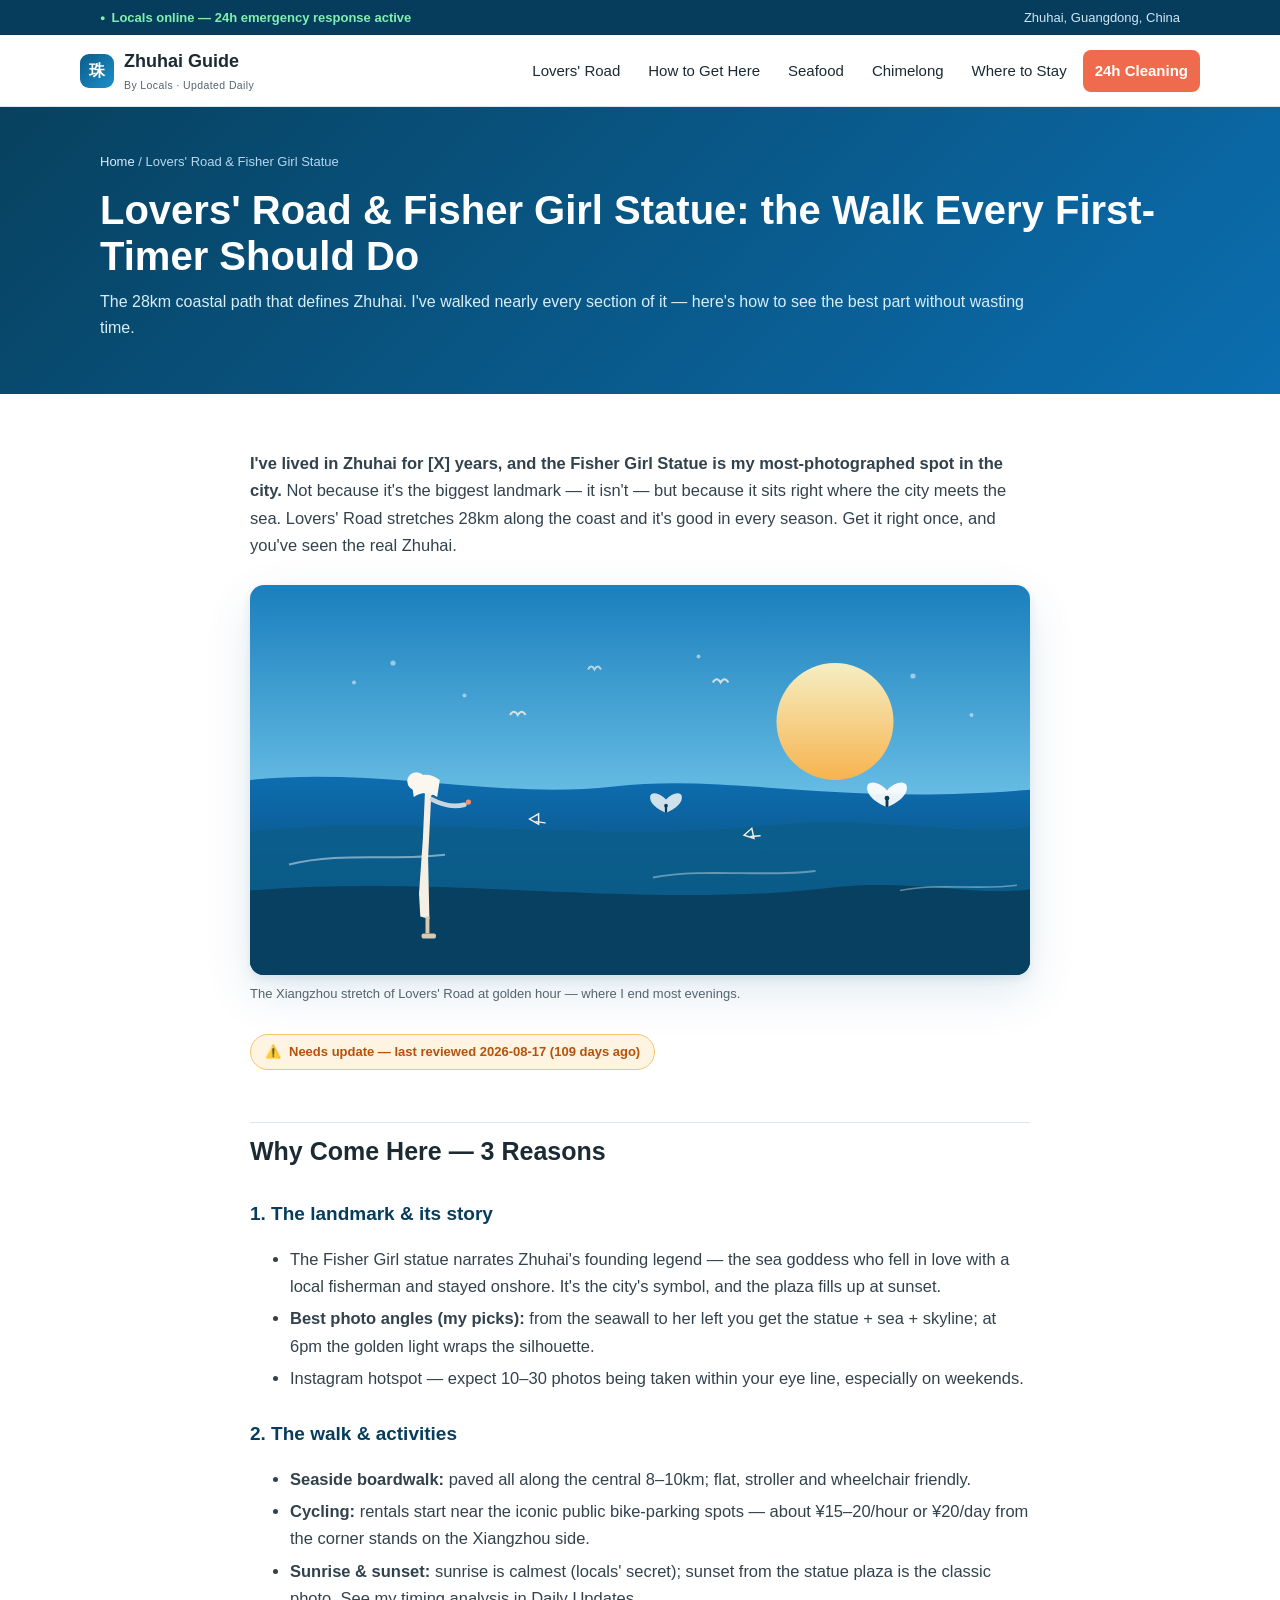
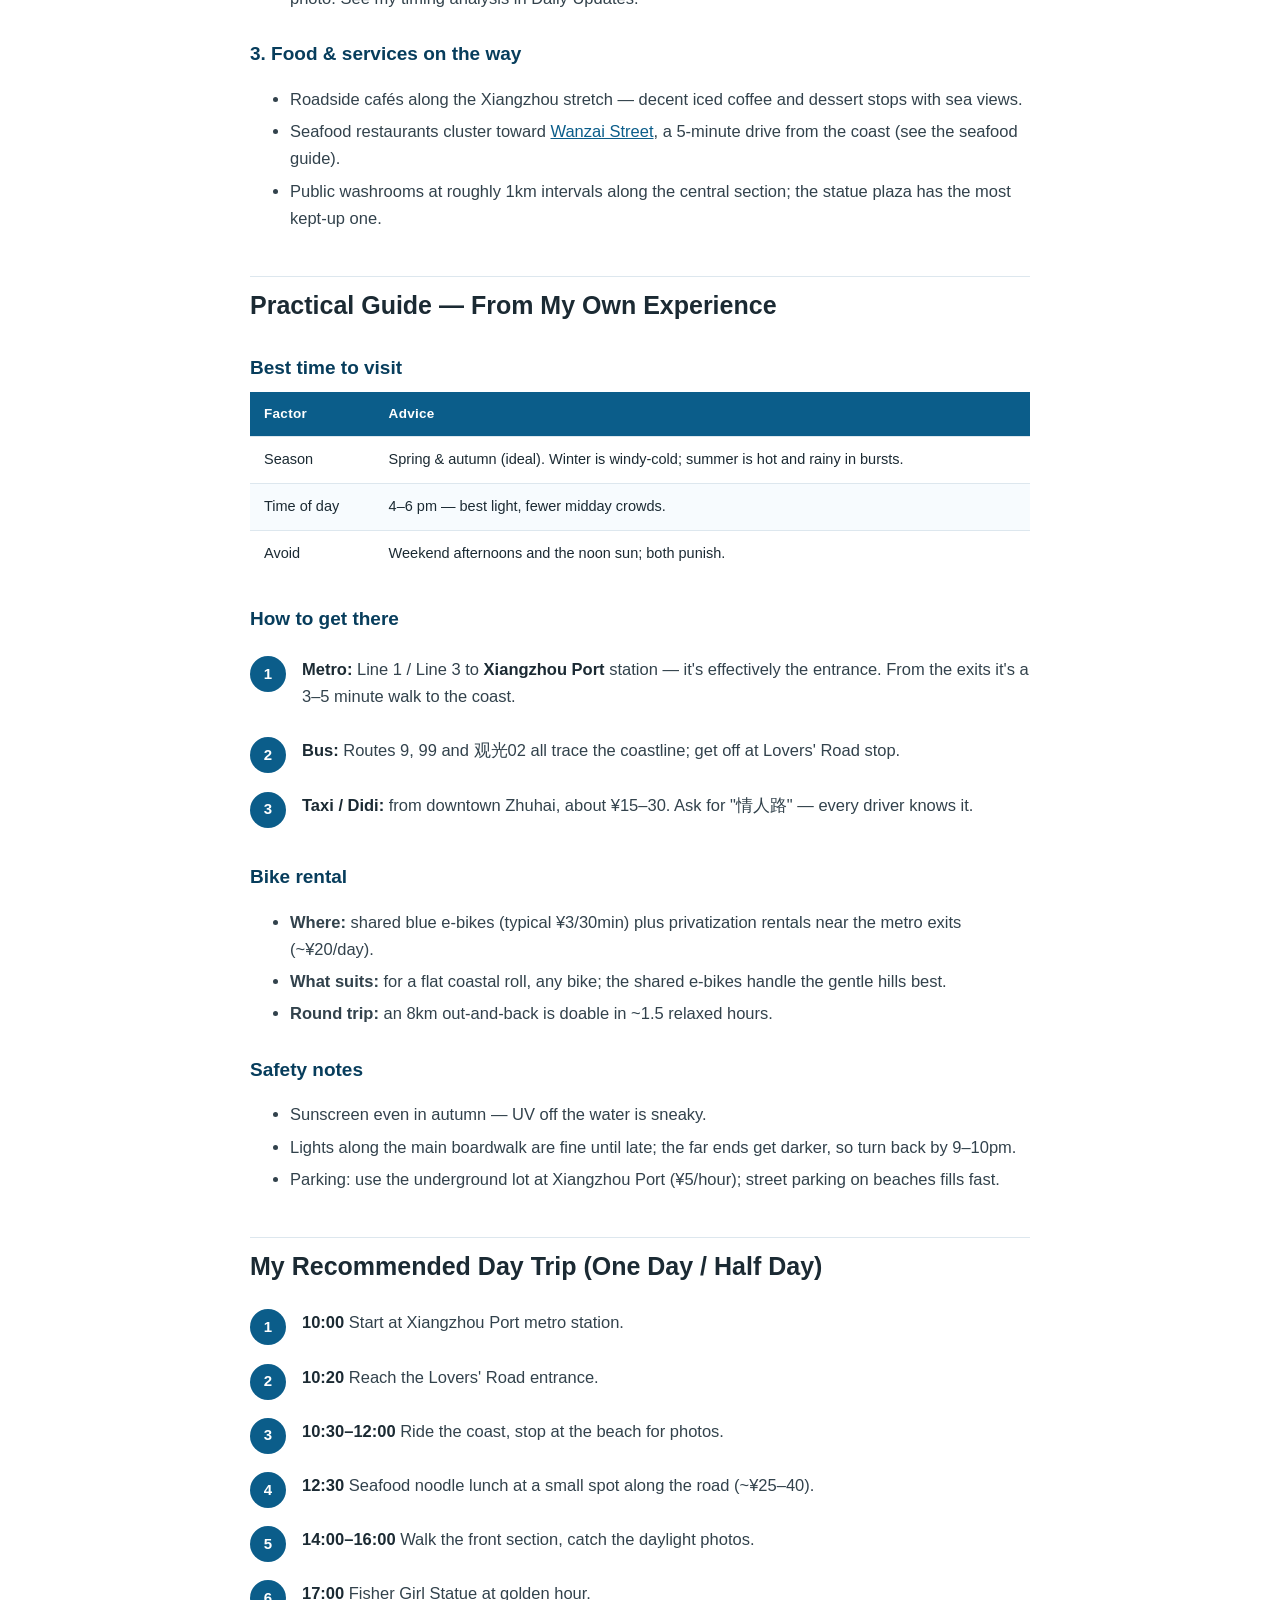
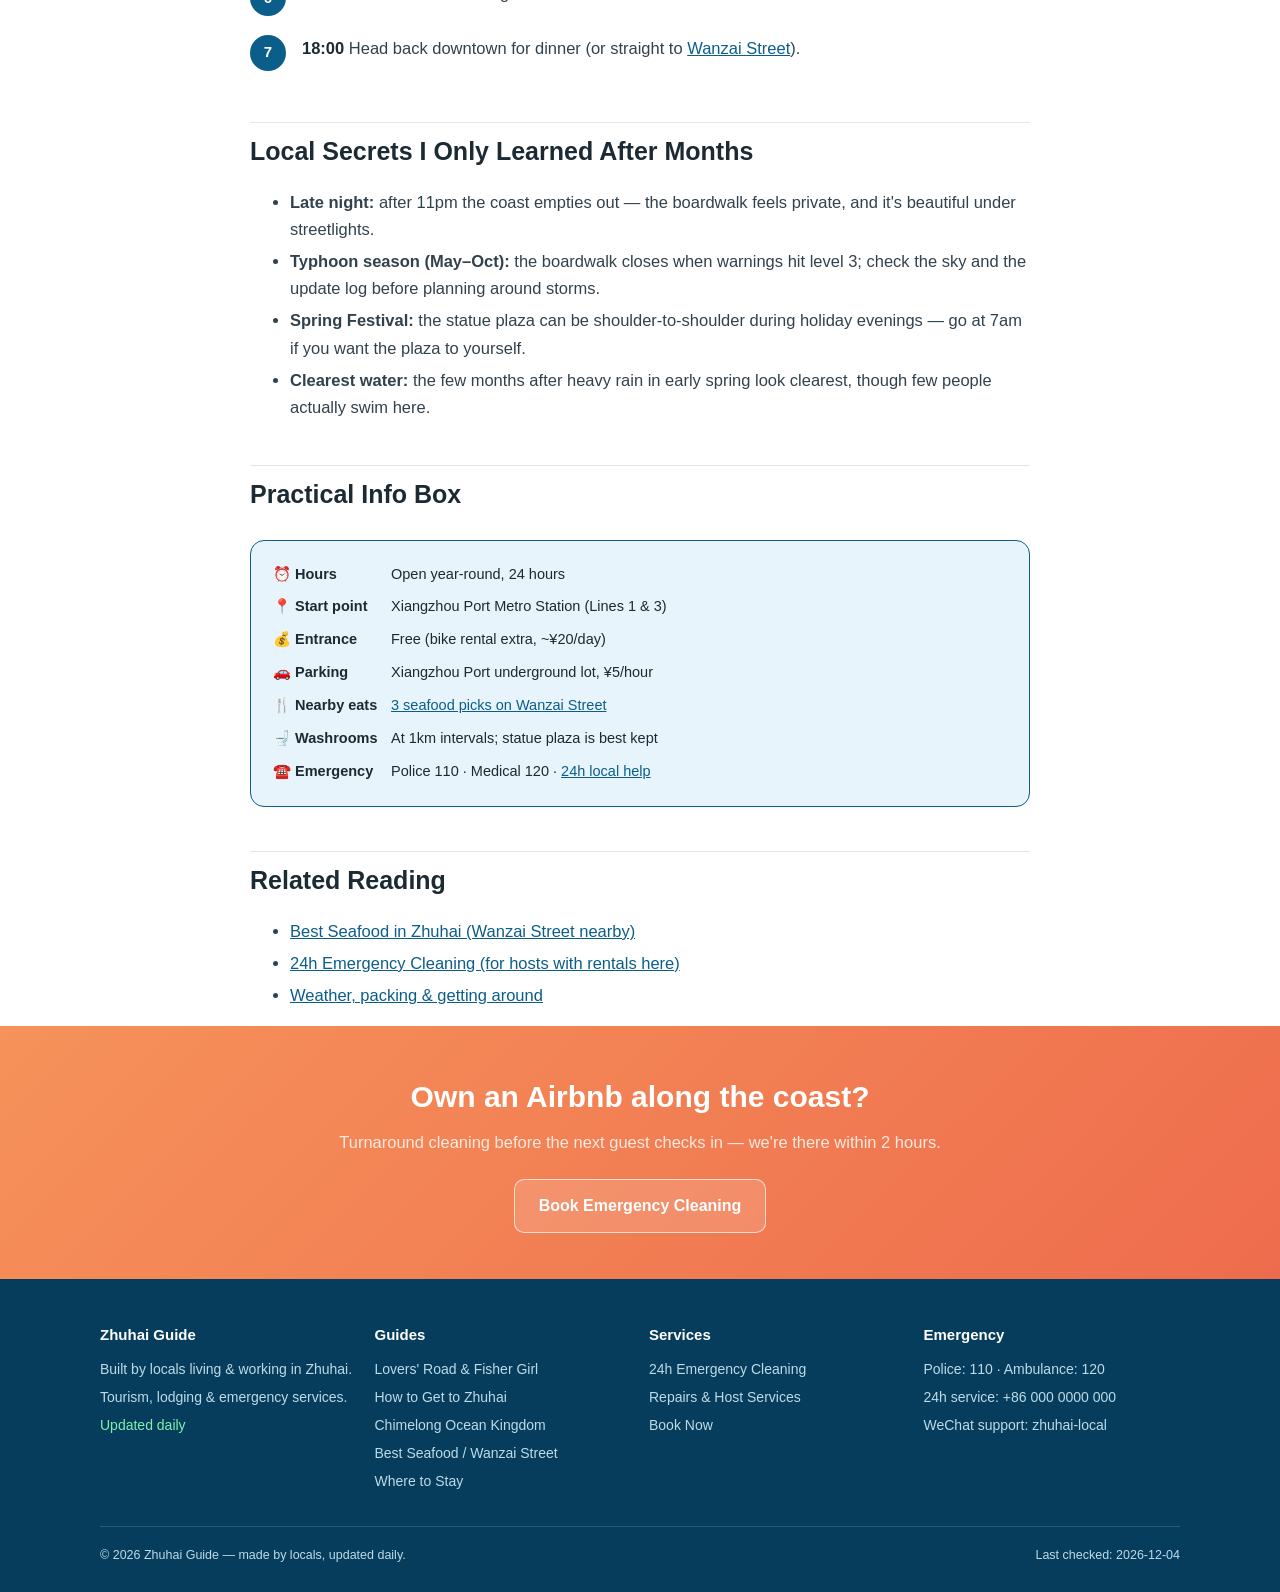
<file: lovers-road.html>
<!DOCTYPE html>
<html lang="en">
<head>
<meta charset="UTF-8">
<meta name="viewport" content="width=device-width, initial-scale=1.0">
<title>Lovers' Road &amp; Fisher Girl Statue — Local Guide to Zhuhai's Iconic Coast</title>
<meta name="description" content="Lovers' Road Zhuhai: the 28km coastal walk, Fisher Girl Statue photo spots, best times to visit, bike rentals, nearby seafood, and practical transit tips from a local.">
<meta property="og:type" content="article">
<meta property="og:url" content="https://colddcc.github.io/zhuhai-guide/lovers-road.html">
<meta property="og:title" content="Lovers' Road &amp; Fisher Girl Statue — Local Guide">
<meta property="og:description" content="The 28km coastal walk that defines Zhuhai. Best times, photo spots, bike rental, seafood nearby.">
<meta property="og:image" content="https://colddcc.github.io/zhuhai-guide/assets/img/hero-coast.svg">
<meta name="twitter:card" content="summary_large_image">
<link rel="canonical" href="https://colddcc.github.io/zhuhai-guide/lovers-road.html">
<link rel="icon" type="image/svg+xml" href="assets/img/favicon.svg">
<link rel="stylesheet" href="assets/css/style.css">
<script type="application/ld+json">
{
  "@context": "https://schema.org",
  "@type": "BreadcrumbList",
  "itemListElement": [
    {"@type": "ListItem", "position": 1, "name": "Home", "item": "https://colddcc.github.io/zhuhai-guide/"},
    {"@type": "ListItem", "position": 2, "name": "Lovers' Road & Fisher Girl Statue", "item": "https://colddcc.github.io/zhuhai-guide/lovers-road.html"}
  ]
}
</script>
</head>
<body>

<div class="topbar">
  <div class="container">
    <span class="live">Locals online — 24h emergency response active</span>
    <span>Zhuhai, Guangdong, China</span>
  </div>
</div>

<header class="site-header">
  <div class="container navbar">
    <a class="brand" href="index.html">
      <span class="logo">珠</span>
      <span>Zhuhai Guide<small>By Locals · Updated Daily</small></span>
    </a>
    <button class="nav-toggle" aria-label="Menu">☰</button>
    <nav>
      <ul class="nav-links">
        <li><a href="lovers-road.html">Lovers' Road</a></li>
        <li><a href="how-to-get.html">How to Get Here</a></li>
        <li><a href="seafood.html">Seafood</a></li>
        <li><a href="chimelong.html">Chimelong</a></li>
        <li><a href="accommodation.html">Where to Stay</a></li>
        <li class="nav-cta"><a href="emergency-cleaning.html">24h Cleaning</a></li>
      </ul>
    </nav>
  </div>
</header>

<section class="page-head">
  <div class="container">
    <div class="crumbs"><a href="index.html">Home</a> / Lovers' Road &amp; Fisher Girl Statue</div>
    <h1>Lovers' Road &amp; Fisher Girl Statue: the Walk Every First-Timer Should Do</h1>
    <p>The 28km coastal path that defines Zhuhai. I've walked nearly every section of it — here's how to see the best part without wasting time.</p>
  </div>
</section>

<section class="prose">
  <div class="container narrow">

    <p><strong>I've lived in Zhuhai for [X] years, and the Fisher Girl Statue is my most-photographed spot in the city.</strong> Not because it's the biggest landmark — it isn't — but because it sits right where the city meets the sea. Lovers' Road stretches 28km along the coast and it's good in every season. Get it right once, and you've seen the real Zhuhai.</p>

    <figure class="image">
      <div class="img-frame"><img src="assets/img/hero-coast.svg" alt="Zhuhai's Lovers' Road coastline with the Fisher Girl statue at sunset" width="1200" height="600" loading="lazy"></div>
      <figcaption>The Xiangzhou stretch of Lovers' Road at golden hour — where I end most evenings.</figcaption>
    </figure>

    <div class="updated-stamp" id="updateStamp" data-review="2026-08-17">Last reviewed: today</div>

    <h2>Why Come Here — 3 Reasons</h2>

    <h3>1. The landmark &amp; its story</h3>
    <ul>
      <li>The Fisher Girl statue narrates Zhuhai's founding legend — the sea goddess who fell in love with a local fisherman and stayed onshore. It's the city's symbol, and the plaza fills up at sunset.</li>
      <li><strong>Best photo angles (my picks):</strong> from the seawall to her left you get the statue + sea + skyline; at 6pm the golden light wraps the silhouette.</li>
      <li>Instagram hotspot — expect 10–30 photos being taken within your eye line, especially on weekends.</li>
    </ul>

    <h3>2. The walk &amp; activities</h3>
    <ul>
      <li><strong>Seaside boardwalk:</strong> paved all along the central 8–10km; flat, stroller and wheelchair friendly.</li>
      <li><strong>Cycling:</strong> rentals start near the iconic public bike-parking spots — about ¥15–20/hour or ¥20/day from the corner stands on the Xiangzhou side.</li>
      <li><strong>Sunrise &amp; sunset:</strong> sunrise is calmest (locals' secret); sunset from the statue plaza is the classic photo. See my timing analysis in Daily Updates.</li>
    </ul>

    <h3>3. Food &amp; services on the way</h3>
    <ul>
      <li>Roadside cafés along the Xiangzhou stretch — decent iced coffee and dessert stops with sea views.</li>
      <li>Seafood restaurants cluster toward <a href="seafood.html">Wanzai Street</a>, a 5-minute drive from the coast (see the seafood guide).</li>
      <li>Public washrooms at roughly 1km intervals along the central section; the statue plaza has the most kept-up one.</li>
    </ul>

    <h2>Practical Guide — From My Own Experience</h2>

    <h3>Best time to visit</h3>
    <table>
      <thead><tr><th>Factor</th><th>Advice</th></tr></thead>
      <tbody>
        <tr><td>Season</td><td>Spring &amp; autumn (ideal). Winter is windy-cold; summer is hot and rainy in bursts.</td></tr>
        <tr><td>Time of day</td><td>4–6 pm — best light, fewer midday crowds.</td></tr>
        <tr><td>Avoid</td><td>Weekend afternoons and the noon sun; both punish.</td></tr>
      </tbody>
    </table>

    <h3>How to get there</h3>
    <ul class="steps">
      <li><b>Metro:</b> Line 1 / Line 3 to <b>Xiangzhou Port</b> station — it's effectively the entrance. From the exits it's a 3–5 minute walk to the coast.</li>
      <li><b>Bus:</b> Routes 9, 99 and 观光02 all trace the coastline; get off at Lovers' Road stop.</li>
      <li><b>Taxi / Didi:</b> from downtown Zhuhai, about ¥15–30. Ask for "情人路" — every driver knows it.</li>
    </ul>

    <h3>Bike rental</h3>
    <ul>
      <li><strong>Where:</strong> shared blue e-bikes (typical ¥3/30min) plus privatization rentals near the metro exits (~¥20/day).</li>
      <li><strong>What suits:</strong> for a flat coastal roll, any bike; the shared e-bikes handle the gentle hills best.</li>
      <li><strong>Round trip:</strong> an 8km out-and-back is doable in ~1.5 relaxed hours.</li>
    </ul>

    <h3>Safety notes</h3>
    <ul>
      <li>Sunscreen even in autumn — UV off the water is sneaky.</li>
      <li>Lights along the main boardwalk are fine until late; the far ends get darker, so turn back by 9–10pm.</li>
      <li>Parking: use the underground lot at Xiangzhou Port (¥5/hour); street parking on beaches fills fast.</li>
    </ul>

    <h2>My Recommended Day Trip (One Day / Half Day)</h2>
    <ul class="steps">
      <li><b>10:00</b> Start at Xiangzhou Port metro station.</li>
      <li><b>10:20</b> Reach the Lovers' Road entrance.</li>
      <li><b>10:30–12:00</b> Ride the coast, stop at the beach for photos.</li>
      <li><b>12:30</b> Seafood noodle lunch at a small spot along the road (~¥25–40).</li>
      <li><b>14:00–16:00</b> Walk the front section, catch the daylight photos.</li>
      <li><b>17:00</b> Fisher Girl Statue at golden hour.</li>
      <li><b>18:00</b> Head back downtown for dinner (or straight to <a href="seafood.html">Wanzai Street</a>).</li>
    </ul>

    <h2>Local Secrets I Only Learned After Months</h2>
    <ul>
      <li><strong>Late night:</strong> after 11pm the coast empties out — the boardwalk feels private, and it's beautiful under streetlights.</li>
      <li><strong>Typhoon season (May–Oct):</strong> the boardwalk closes when warnings hit level 3; check the sky and the update log before planning around storms.</li>
      <li><strong>Spring Festival:</strong> the statue plaza can be shoulder-to-shoulder during holiday evenings — go at 7am if you want the plaza to yourself.</li>
      <li><strong>Clearest water:</strong> the few months after heavy rain in early spring look clearest, though few people actually swim here.</li>
    </ul>

    <h2>Practical Info Box</h2>
    <div class="infobox">
      <div class="rows">
        <div><span class="k">⏰ Hours</span>Open year-round, 24 hours</div>
        <div><span class="k">📍 Start point</span>Xiangzhou Port Metro Station (Lines 1 &amp; 3)</div>
        <div><span class="k">💰 Entrance</span>Free (bike rental extra, ~¥20/day)</div>
        <div><span class="k">🚗 Parking</span>Xiangzhou Port underground lot, ¥5/hour</div>
        <div><span class="k">🍴 Nearby eats</span><a href="seafood.html">3 seafood picks on Wanzai Street</a></div>
        <div><span class="k">🚽 Washrooms</span>At 1km intervals; statue plaza is best kept</div>
        <div><span class="k">☎️ Emergency</span>Police 110 · Medical 120 · <a href="emergency-cleaning.html">24h local help</a></div>
      </div>
    </div>

    <h2>Related Reading</h2>
    <ul>
      <li><a href="seafood.html">Best Seafood in Zhuhai (Wanzai Street nearby)</a></li>
      <li><a href="emergency-cleaning.html">24h Emergency Cleaning (for hosts with rentals here)</a></li>
      <li><a href="how-to-get.html">Weather, packing &amp; getting around</a></li>
    </ul>

  </div>
</section>

<section class="cta-band">
  <div class="container">
    <h2>Own an Airbnb along the coast?</h2>
    <p>Turnaround cleaning before the next guest checks in — we're there within 2 hours.</p>
    <a class="btn btn-ghost" href="emergency-cleaning.html">Book Emergency Cleaning</a>
  </div>
</section>

<footer class="site-footer">
  <div class="container">
    <div class="grid">
      <div>
        <h4>Zhuhai Guide</h4>
        <ul>
          <li>Built by locals living &amp; working in Zhuhai.</li>
          <li>Tourism, lodging &amp; emergency services.</li>
          <li class="live" style="color:#7ef0b0;">Updated daily</li>
        </ul>
      </div>
      <div>
        <h4>Guides</h4>
        <ul>
          <li><a href="lovers-road.html">Lovers' Road &amp; Fisher Girl</a></li>
          <li><a href="how-to-get.html">How to Get to Zhuhai</a></li>
          <li><a href="chimelong.html">Chimelong Ocean Kingdom</a></li>
          <li><a href="seafood.html">Best Seafood / Wanzai Street</a></li>
          <li><a href="accommodation.html">Where to Stay</a></li>
        </ul>
      </div>
      <div>
        <h4>Services</h4>
        <ul>
          <li><a href="emergency-cleaning.html">24h Emergency Cleaning</a></li>
          <li><a href="emergency-cleaning.html">Repairs &amp; Host Services</a></li>
          <li><a href="emergency-cleaning.html">Book Now</a></li>
        </ul>
      </div>
      <div>
        <h4>Emergency</h4>
        <ul>
          <li>Police: 110 · Ambulance: 120</li>
          <li>24h service: +86 000 0000 000</li>
          <li>WeChat support: zhuhai-local</li>
        </ul>
      </div>
    </div>
    <div class="footer-base">
      <span>© 2026 Zhuhai Guide — made by locals, updated daily.</span>
      <span class="live footer-check">Last checked: pending</span>
    </div>
  </div>
</footer>

<script src="assets/js/main.js"></script>
</body>
</html>
</file>
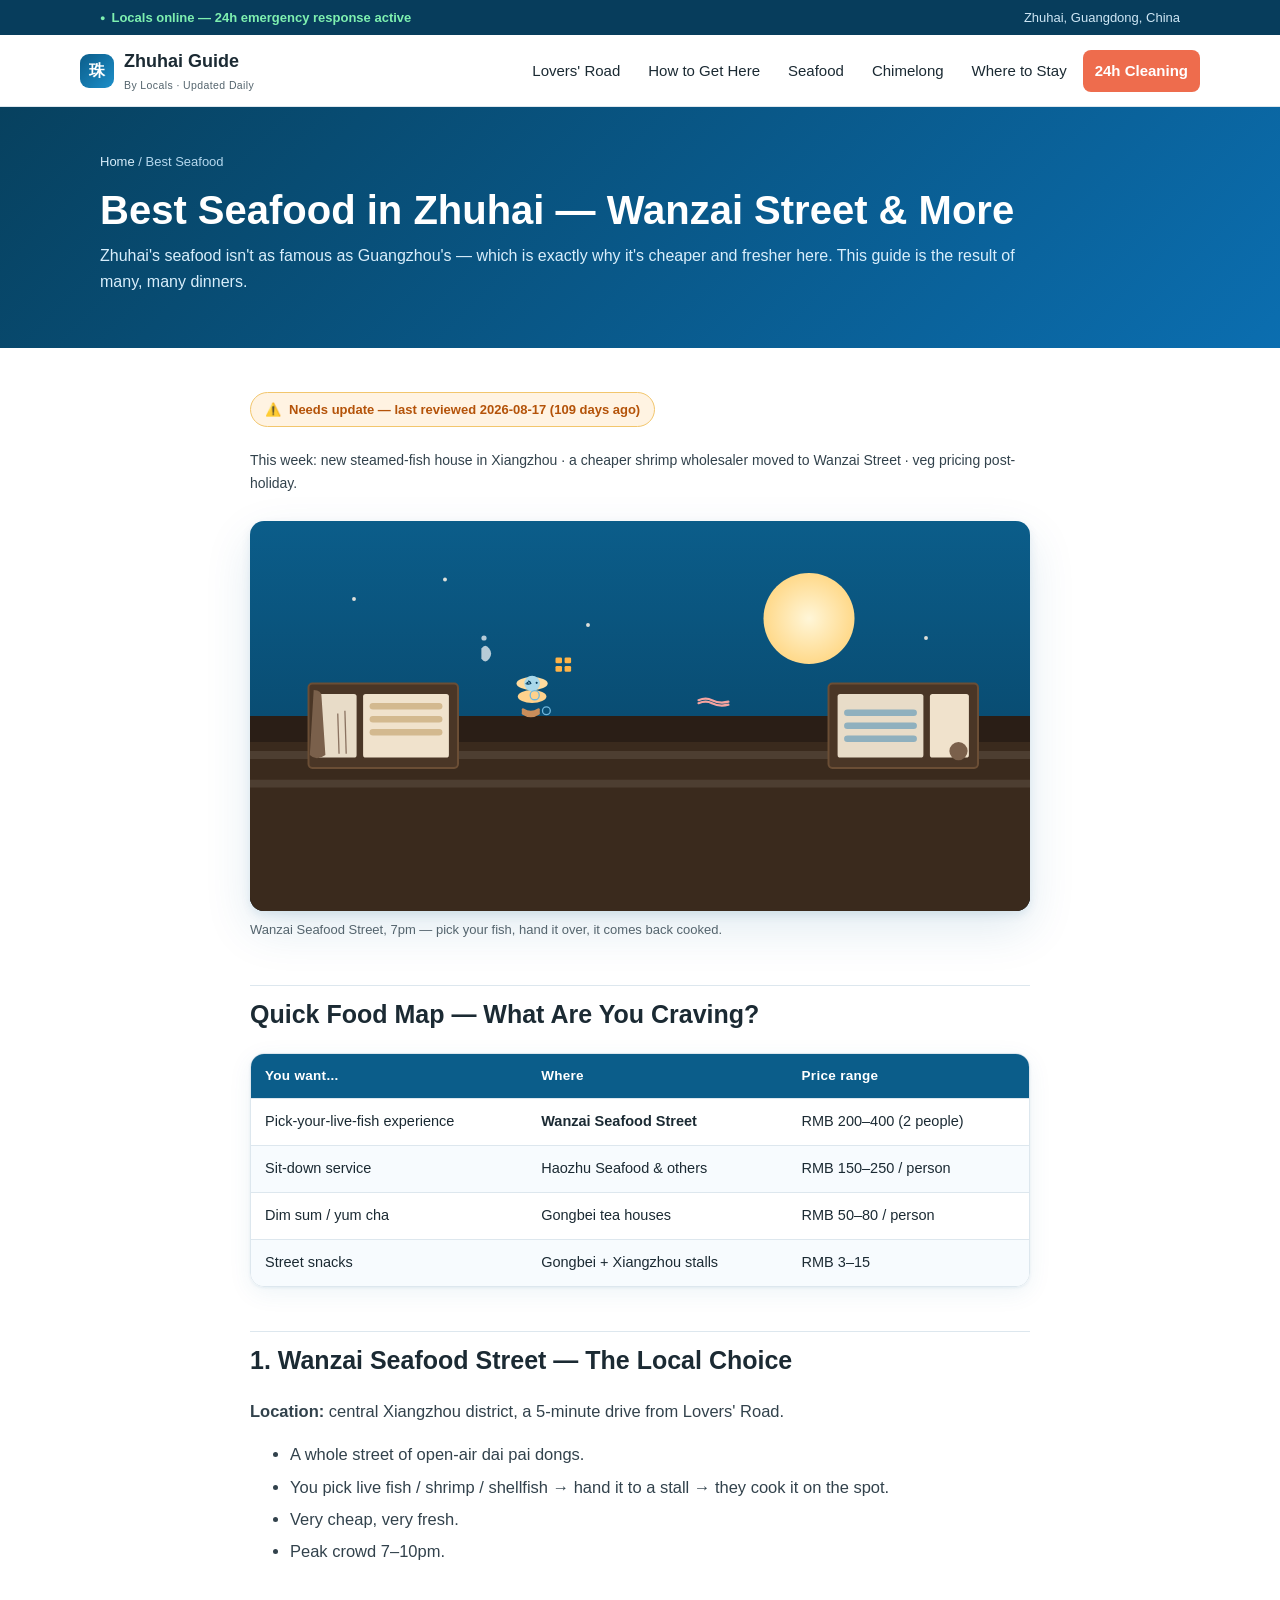
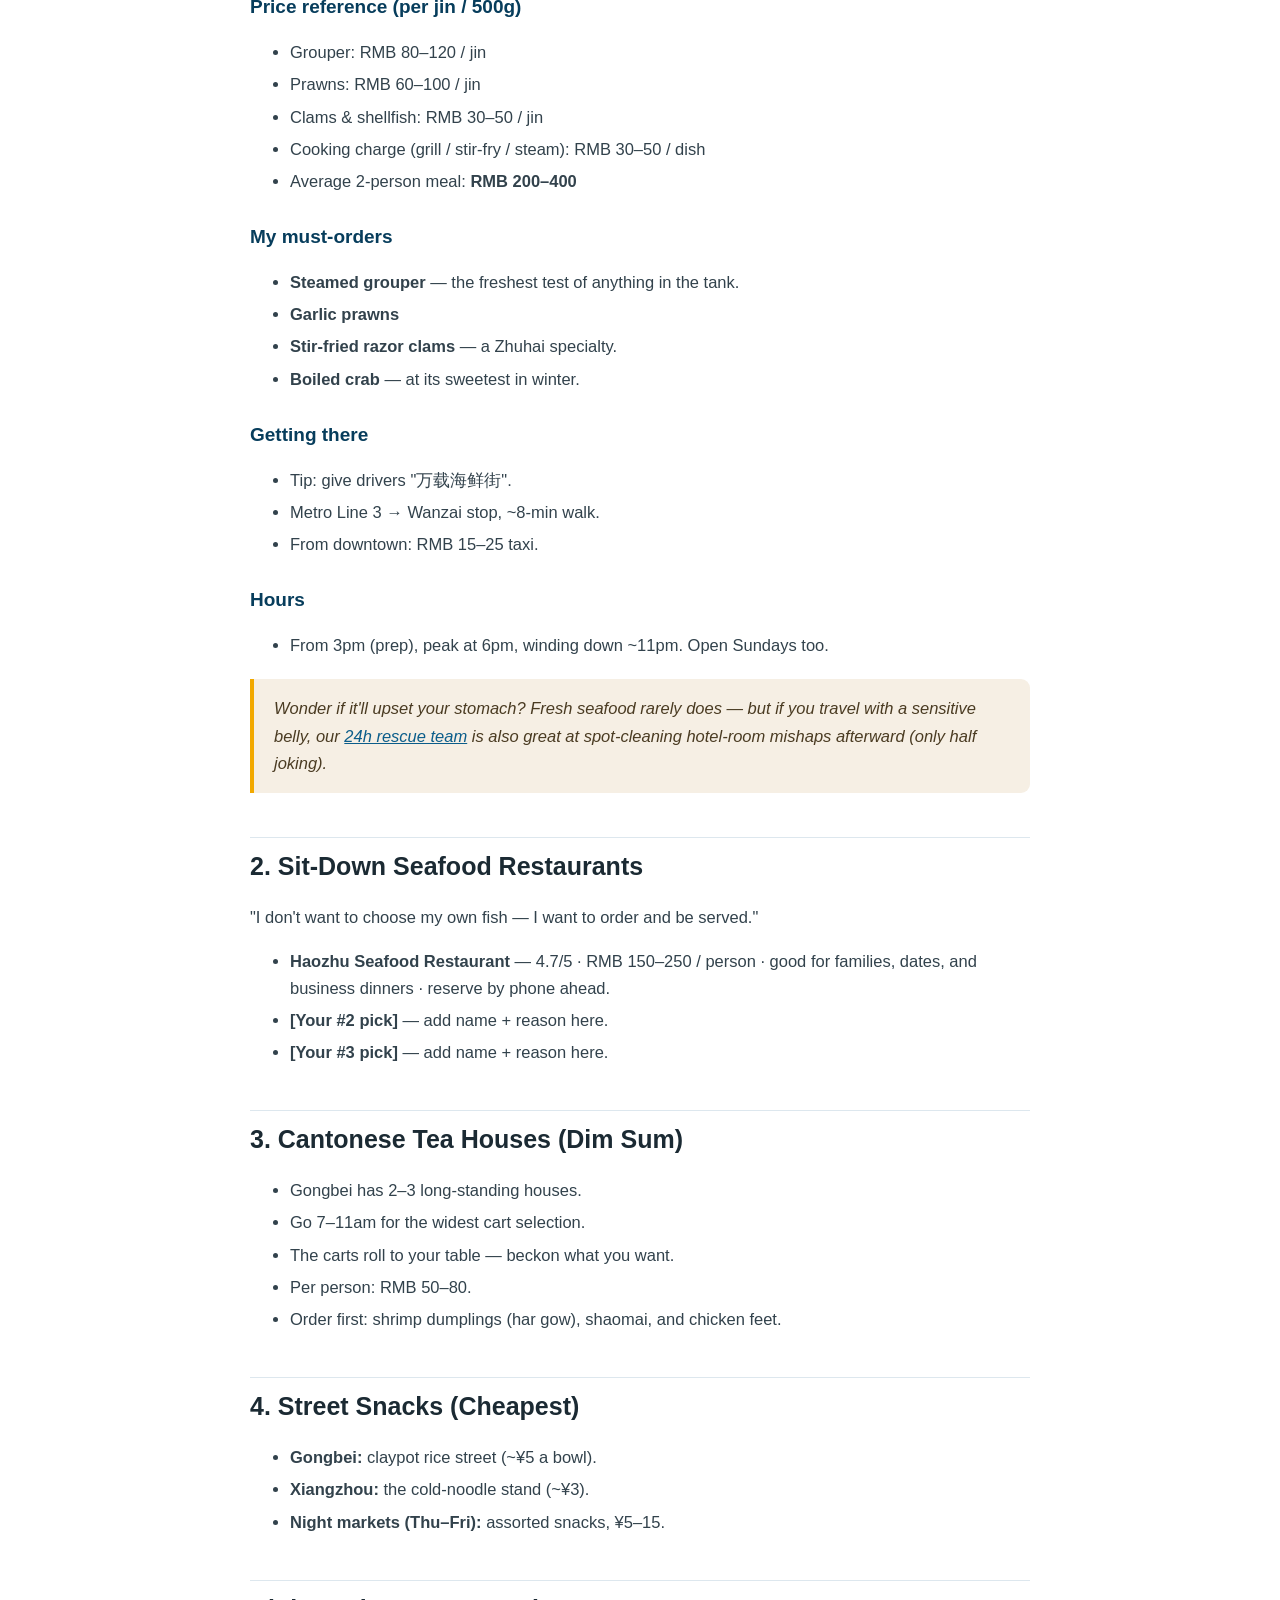
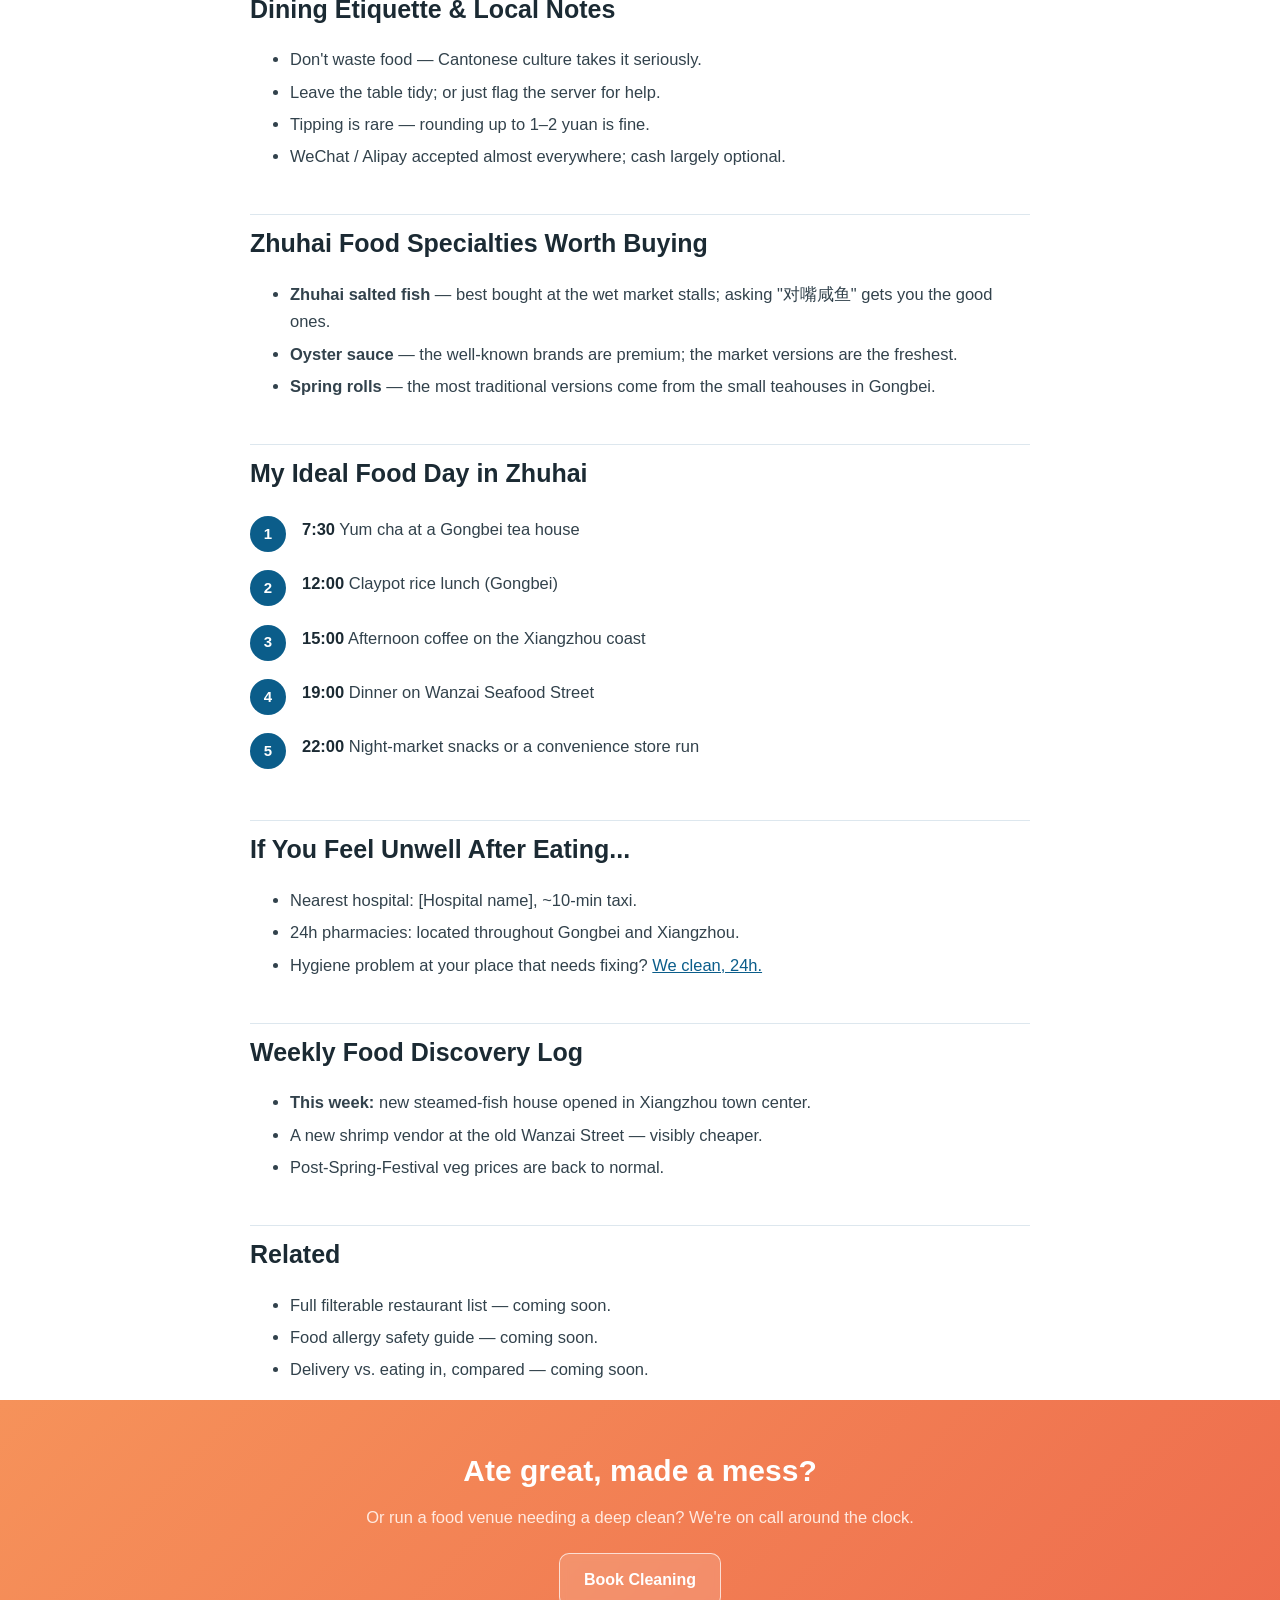
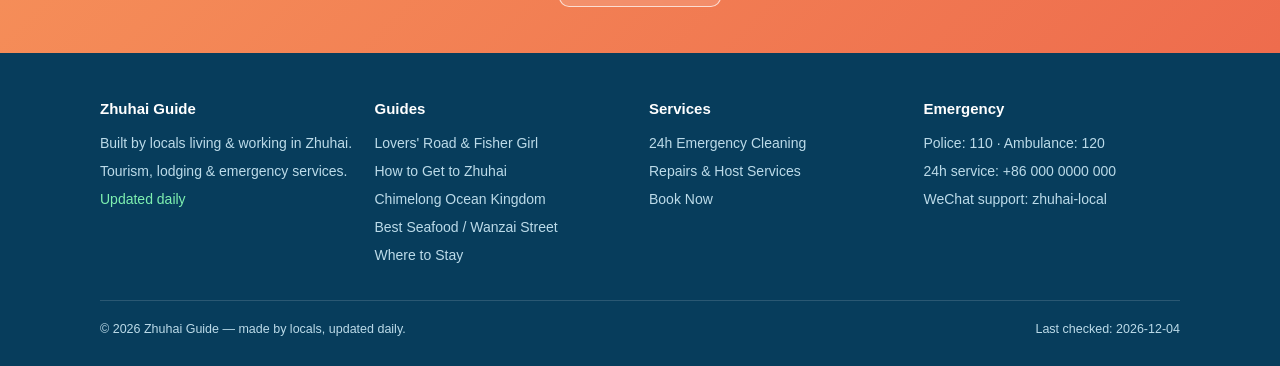
<file: seafood.html>
<!DOCTYPE html>
<html lang="en">
<head>
<meta charset="UTF-8">
<meta name="viewport" content="width=device-width, initial-scale=1.0">
<title>Best Seafood in Zhuhai — Wanzai Street &amp; Where the Locals Eat</title>
<meta name="description" content="Zhuhai seafood guide by a local: pick-your-live-fish Wanzai Street dai pai dongs, prices per jin, must-try dishes, dim sum spots, street snacks, and a full food-day route.">
<meta property="og:type" content="article">
<meta property="og:url" content="https://colddcc.github.io/zhuhai-guide/seafood.html">
<meta property="og:title" content="Best Seafood in Zhuhai — Wanzai Street &amp; More">
<meta property="og:description" content="Pick-your-live-fish Wanzai Street, prices per jin, must-try dishes, and a local's full food day.">
<meta property="og:image" content="https://colddcc.github.io/zhuhai-guide/assets/img/seafood.svg">
<meta name="twitter:card" content="summary_large_image">
<link rel="canonical" href="https://colddcc.github.io/zhuhai-guide/seafood.html">
<link rel="icon" type="image/svg+xml" href="assets/img/favicon.svg">
<link rel="stylesheet" href="assets/css/style.css">
<script type="application/ld+json">
{
  "@context": "https://schema.org",
  "@type": "BreadcrumbList",
  "itemListElement": [
    {"@type": "ListItem", "position": 1, "name": "Home", "item": "https://colddcc.github.io/zhuhai-guide/"},
    {"@type": "ListItem", "position": 2, "name": "Best Seafood in Zhuhai", "item": "https://colddcc.github.io/zhuhai-guide/seafood.html"}
  ]
}
</script>
</head>
<body>

<div class="topbar">
  <div class="container">
    <span class="live">Locals online — 24h emergency response active</span>
    <span>Zhuhai, Guangdong, China</span>
  </div>
</div>

<header class="site-header">
  <div class="container navbar">
    <a class="brand" href="index.html">
      <span class="logo">珠</span>
      <span>Zhuhai Guide<small>By Locals · Updated Daily</small></span>
    </a>
    <button class="nav-toggle" aria-label="Menu">☰</button>
    <nav>
      <ul class="nav-links">
        <li><a href="lovers-road.html">Lovers' Road</a></li>
        <li><a href="how-to-get.html">How to Get Here</a></li>
        <li><a href="seafood.html">Seafood</a></li>
        <li><a href="chimelong.html">Chimelong</a></li>
        <li><a href="accommodation.html">Where to Stay</a></li>
        <li class="nav-cta"><a href="emergency-cleaning.html">24h Cleaning</a></li>
      </ul>
    </nav>
  </div>
</header>

<section class="page-head">
  <div class="container">
    <div class="crumbs"><a href="index.html">Home</a> / Best Seafood</div>
    <h1>Best Seafood in Zhuhai — Wanzai Street &amp; More</h1>
    <p>Zhuhai's seafood isn't as famous as Guangzhou's — which is exactly why it's cheaper and fresher here. This guide is the result of many, many dinners.</p>
  </div>
</section>

<section class="prose">
  <div class="container narrow">

    <div class="updated-stamp" id="updateStamp" data-review="2026-08-17">Last reviewed: today</div>
    <p class="subtle">This week: new steamed-fish house in Xiangzhou · a cheaper shrimp wholesaler moved to Wanzai Street · veg pricing post-holiday.</p>

    <figure class="image">
      <div class="img-frame"><img src="assets/img/seafood.svg" alt="Wanzai seafood street dai pai dong stalls at night" width="1200" height="600" loading="lazy"></div>
      <figcaption>Wanzai Seafood Street, 7pm — pick your fish, hand it over, it comes back cooked.</figcaption>
    </figure>

    <h2>Quick Food Map — What Are You Craving?</h2>
    <div class="table-wrap">
      <table>
        <thead><tr><th>You want...</th><th>Where</th><th>Price range</th></tr></thead>
        <tbody>
          <tr><td>Pick-your-live-fish experience</td><td><b>Wanzai Seafood Street</b></td><td>RMB 200–400 (2 people)</td></tr>
          <tr><td>Sit-down service</td><td>Haozhu Seafood &amp; others</td><td>RMB 150–250 / person</td></tr>
          <tr><td>Dim sum / yum cha</td><td>Gongbei tea houses</td><td>RMB 50–80 / person</td></tr>
          <tr><td>Street snacks</td><td>Gongbei + Xiangzhou stalls</td><td>RMB 3–15</td></tr>
        </tbody>
      </table>
    </div>

    <h2>1. Wanzai Seafood Street — The Local Choice</h2>
    <p><b>Location:</b> central Xiangzhou district, a 5-minute drive from Lovers' Road.</p>
    <ul>
      <li>A whole street of open-air dai pai dongs.</li>
      <li>You pick live fish / shrimp / shellfish → hand it to a stall → they cook it on the spot.</li>
      <li>Very cheap, very fresh.</li>
      <li>Peak crowd 7–10pm.</li>
    </ul>

    <h3>Price reference (per jin / 500g)</h3>
    <ul>
      <li>Grouper: RMB 80–120 / jin</li>
      <li>Prawns: RMB 60–100 / jin</li>
      <li>Clams &amp; shellfish: RMB 30–50 / jin</li>
      <li>Cooking charge (grill / stir-fry / steam): RMB 30–50 / dish</li>
      <li>Average 2-person meal: <b>RMB 200–400</b></li>
    </ul>

    <h3>My must-orders</h3>
    <ul>
      <li><b>Steamed grouper</b> — the freshest test of anything in the tank.</li>
      <li><b>Garlic prawns</b></li>
      <li><b>Stir-fried razor clams</b> — a Zhuhai specialty.</li>
      <li><b>Boiled crab</b> — at its sweetest in winter.</li>
    </ul>

    <h3>Getting there</h3>
    <ul>
      <li>Tip: give drivers "万载海鲜街".</li>
      <li>Metro Line 3 → Wanzai stop, ~8-min walk.</li>
      <li>From downtown: RMB 15–25 taxi.</li>
    </ul>

    <h3>Hours</h3>
    <ul>
      <li>From 3pm (prep), peak at 6pm, winding down ~11pm. Open Sundays too.</li>
    </ul>

    <blockquote>Wonder if it'll upset your stomach? Fresh seafood rarely does — but if you travel with a sensitive belly, our <a href="emergency-cleaning.html">24h rescue team</a> is also great at spot-cleaning hotel-room mishaps afterward (only half joking).</blockquote>

    <h2>2. Sit-Down Seafood Restaurants</h2>
    <p>"I don't want to choose my own fish — I want to order and be served."</p>
    <ul>
      <li><b>Haozhu Seafood Restaurant</b> — 4.7/5 · RMB 150–250 / person · good for families, dates, and business dinners · reserve by phone ahead.</li>
      <li><b>[Your #2 pick]</b> — add name + reason here.</li>
      <li><b>[Your #3 pick]</b> — add name + reason here.</li>
    </ul>

    <h2>3. Cantonese Tea Houses (Dim Sum)</h2>
    <ul>
      <li>Gongbei has 2–3 long-standing houses.</li>
      <li>Go 7–11am for the widest cart selection.</li>
      <li>The carts roll to your table — beckon what you want.</li>
      <li>Per person: RMB 50–80.</li>
      <li>Order first: shrimp dumplings (har gow), shaomai, and chicken feet.</li>
    </ul>

    <h2>4. Street Snacks (Cheapest)</h2>
    <ul>
      <li><b>Gongbei:</b> claypot rice street (~¥5 a bowl).</li>
      <li><b>Xiangzhou:</b> the cold-noodle stand (~¥3).</li>
      <li><b>Night markets (Thu–Fri):</b> assorted snacks, ¥5–15.</li>
    </ul>

    <h2>Dining Etiquette &amp; Local Notes</h2>
    <ul>
      <li>Don't waste food — Cantonese culture takes it seriously.</li>
      <li>Leave the table tidy; or just flag the server for help.</li>
      <li>Tipping is rare — rounding up to 1–2 yuan is fine.</li>
      <li>WeChat / Alipay accepted almost everywhere; cash largely optional.</li>
    </ul>

    <h2>Zhuhai Food Specialties Worth Buying</h2>
    <ul>
      <li><b>Zhuhai salted fish</b> — best bought at the wet market stalls; asking "对嘴咸鱼" gets you the good ones.</li>
      <li><b>Oyster sauce</b> — the well-known brands are premium; the market versions are the freshest.</li>
      <li><b>Spring rolls</b> — the most traditional versions come from the small teahouses in Gongbei.</li>
    </ul>

    <h2>My Ideal Food Day in Zhuhai</h2>
    <ul class="steps">
      <li><b>7:30</b> Yum cha at a Gongbei tea house</li>
      <li><b>12:00</b> Claypot rice lunch (Gongbei)</li>
      <li><b>15:00</b> Afternoon coffee on the Xiangzhou coast</li>
      <li><b>19:00</b> Dinner on Wanzai Seafood Street</li>
      <li><b>22:00</b> Night-market snacks or a convenience store run</li>
    </ul>

    <h2>If You Feel Unwell After Eating...</h2>
    <ul>
      <li>Nearest hospital: [Hospital name], ~10-min taxi.</li>
      <li>24h pharmacies: located throughout Gongbei and Xiangzhou.</li>
      <li>Hygiene problem at your place that needs fixing? <a href="emergency-cleaning.html">We clean, 24h.</a></li>
    </ul>

    <h2>Weekly Food Discovery Log</h2>
    <ul>
      <li><b>This week:</b> new steamed-fish house opened in Xiangzhou town center.</li>
      <li>A new shrimp vendor at the old Wanzai Street — visibly cheaper.</li>
      <li>Post-Spring-Festival veg prices are back to normal.</li>
    </ul>

    <h2>Related</h2>
    <ul>
      <li>Full filterable restaurant list — coming soon.</li>
      <li>Food allergy safety guide — coming soon.</li>
      <li>Delivery vs. eating in, compared — coming soon.</li>
    </ul>

  </div>
</section>

<section class="cta-band">
  <div class="container">
    <h2>Ate great, made a mess?</h2>
    <p>Or run a food venue needing a deep clean? We're on call around the clock.</p>
    <a class="btn btn-ghost" href="emergency-cleaning.html">Book Cleaning</a>
  </div>
</section>

<footer class="site-footer">
  <div class="container">
    <div class="grid">
      <div>
        <h4>Zhuhai Guide</h4>
        <ul>
          <li>Built by locals living &amp; working in Zhuhai.</li>
          <li>Tourism, lodging &amp; emergency services.</li>
          <li class="live" style="color:#7ef0b0;">Updated daily</li>
        </ul>
      </div>
      <div>
        <h4>Guides</h4>
        <ul>
          <li><a href="lovers-road.html">Lovers' Road &amp; Fisher Girl</a></li>
          <li><a href="how-to-get.html">How to Get to Zhuhai</a></li>
          <li><a href="chimelong.html">Chimelong Ocean Kingdom</a></li>
          <li><a href="seafood.html">Best Seafood / Wanzai Street</a></li>
          <li><a href="accommodation.html">Where to Stay</a></li>
        </ul>
      </div>
      <div>
        <h4>Services</h4>
        <ul>
          <li><a href="emergency-cleaning.html">24h Emergency Cleaning</a></li>
          <li><a href="emergency-cleaning.html">Repairs &amp; Host Services</a></li>
          <li><a href="emergency-cleaning.html">Book Now</a></li>
        </ul>
      </div>
      <div>
        <h4>Emergency</h4>
        <ul>
          <li>Police: 110 · Ambulance: 120</li>
          <li>24h service: +86 000 0000 000</li>
          <li>WeChat support: zhuhai-local</li>
        </ul>
      </div>
    </div>
    <div class="footer-base">
      <span>© 2026 Zhuhai Guide — made by locals, updated daily.</span>
      <span class="live footer-check">Last checked: pending</span>
    </div>
  </div>
</footer>

<script src="assets/js/main.js"></script>
</body>
</html>
</file>
<file: assets/css/style.css>
/* ============ Zhuhai Guide — Shared Stylesheet ============ */
:root {
  --ocean: #0b5d8a;
  --ocean-dark: #073d5c;
  --ocean-light: #e8f4fb;
  --sand: #f6efe4;
  --sand-dark: #e8dcc8;
  --coral: #ee6c4d;
  --coral-dark: #d95539;
  --gold: #f2a900;
  --ink: #1b2a33;
  --ink-soft: #54646d;
  --white: #ffffff;
  --line: #dde7ee;
  --shadow: 0 1px 3px rgba(11, 93, 138, 0.08), 0 6px 24px rgba(11, 93, 138, 0.07);
  --shadow-lg: 0 4px 10px rgba(11, 93, 138, 0.1), 0 18px 48px rgba(11, 93, 138, 0.12);
  --radius: 14px;
  --radius-sm: 9px;
  --maxw: 1120px;
}

* { box-sizing: border-box; }

html { scroll-behavior: smooth; }

body {
  margin: 0;
  font-family: -apple-system, BlinkMacSystemFont, "Segoe UI", Roboto, "Helvetica Neue", "PingFang SC", "Microsoft YaHei", sans-serif;
  color: var(--ink);
  background: var(--white);
  line-height: 1.65;
  font-size: 16.5px;
}

img { max-width: 100%; display: block; }

a { color: var(--ocean); }

.container { max-width: var(--maxw); margin: 0 auto; padding: 0 20px; }
.narrow { max-width: 820px; }

/* ---------- Top utility bar ---------- */
.topbar {
  background: var(--ocean-dark);
  color: #cfe7f5;
  font-size: 13px;
  padding: 7px 0;
}
.topbar .container { display: flex; align-items: center; justify-content: space-between; gap: 12px; flex-wrap: wrap; }
.topbar .live { color: #7ef0b0; font-weight: 600; }
.topbar .live::before { content: "●"; margin-right: 6px; font-size: 9px; vertical-align: middle; }

/* ---------- Header / Nav ---------- */
.site-header {
  position: sticky; top: 0; z-index: 50;
  background: rgba(255, 255, 255, 0.92);
  backdrop-filter: blur(8px);
  border-bottom: 1px solid var(--line);
}
.navbar { display: flex; align-items: center; justify-content: space-between; gap: 16px; padding: 12px 0; }
.brand { display: flex; align-items: center; gap: 10px; font-weight: 700; color: var(--ink); text-decoration: none; font-size: 18px; }
.brand .logo { width: 34px; height: 34px; border-radius: 9px; background: linear-gradient(135deg, var(--ocean), #1d8fc9); display: grid; place-items: center; color: #fff; font-size: 16px; }
.brand small { display: block; font-size: 10.5px; font-weight: 500; color: var(--ink-soft); letter-spacing: 0.4px; }

.nav-links { display: flex; align-items: center; gap: 4px; list-style: none; margin: 0; padding: 0; }
.nav-links a { display: block; padding: 9px 12px; border-radius: 8px; text-decoration: none; color: var(--ink); font-size: 15px; font-weight: 500; }
.nav-links a:hover { background: var(--ocean-light); color: var(--ocean); }
.nav-cta a { background: var(--coral); color: #fff !important; font-weight: 600; }
.nav-cta a:hover { background: var(--coral-dark); }

.nav-toggle { display: none; background: none; border: 1px solid var(--line); border-radius: 8px; padding: 8px 10px; cursor: pointer; font-size: 18px; line-height: 1; }

@media (max-width: 960px) {
  .nav-toggle { display: block; }
  .nav-links {
    display: none;
    position: absolute; top: 100%; left: 0; right: 0;
    background: var(--white);
    border-bottom: 1px solid var(--line);
    box-shadow: var(--shadow);
    flex-direction: column; align-items: stretch; padding: 10px 16px 14px; gap: 2px;
  }
  .nav-links.open { display: flex; }
}

/* ---------- Hero ---------- */
.hero { position: relative; background: linear-gradient(135deg, #07415f 0%, #0b6eb0 55%, #2ea7d8 100%); color: #fff; padding: 66px 0 84px; overflow: hidden; }
.hero::after { content: ""; position: absolute; inset: 0; background-image: linear-gradient(160deg, rgba(255,255,255,0.06) 25%, transparent 25%), linear-gradient(160deg, transparent 25%, rgba(255,255,255,0.06) 25%); background-size: 46px 46px; pointer-events: none; }
.hero .container { position: relative; z-index: 1; }
.hero h1 { font-size: clamp(30px, 5vw, 48px); line-height: 1.14; margin: 0 0 14px; max-width: 17em; }
.hero p.lead { font-size: clamp(16px, 2.4vw, 20px); color: #d8eefb; max-width: 46em; margin: 0 0 28px; }
.hero .badge { display: inline-block; background: rgba(255,255,255,0.16); border: 1px solid rgba(255,255,255,0.35); padding: 5px 12px; border-radius: 999px; font-size: 13px; margin-bottom: 20px; letter-spacing: 0.3px; }
.btn-row { display: flex; flex-wrap: wrap; gap: 12px; }
.btn { display: inline-block; padding: 13px 24px; border-radius: 10px; font-weight: 600; text-decoration: none; font-size: 16px; transition: transform 0.12s ease, box-shadow 0.12s ease; }
.btn:hover { transform: translateY(-1px); }
.btn-primary { background: var(--coral); color: #fff; box-shadow: 0 6px 18px rgba(238,108,77,0.4); }
.btn-primary:hover { background: var(--coral-dark); }
.btn-ghost { background: rgba(255,255,255,0.14); color: #fff; border: 1px solid rgba(255,255,255,0.4); backdrop-filter: blur(4px); }
.btn-ghost:hover { background: rgba(255,255,255,0.24); }
.btn-outline { background: var(--white); color: var(--ocean); border: 1.5px solid var(--ocean); }
.btn-outline:hover { background: var(--ocean-light); }

/* ---------- Sections ---------- */
.section { padding: 56px 0; }
.section.tint { background: var(--ocean-light); }
.section.sand { background: var(--sand); }
.section-head { max-width: 720px; margin-bottom: 30px; }
.section-head h2 { font-size: clamp(24px, 3.4vw, 34px); margin: 6px 0 8px; line-height: 1.2; }
.section-head .kicker { color: var(--coral); font-weight: 700; font-size: 13px; letter-spacing: 1.4px; text-transform: uppercase; }
.section-head p { color: var(--ink-soft); margin: 0; }

/* ---------- Trust strip ---------- */
.trust { background: var(--white); border-bottom: 1px solid var(--line); }
.trust-grid { display: grid; grid-template-columns: repeat(auto-fit, minmax(230px, 1fr)); gap: 18px; }
.trust-chip { display: flex; align-items: flex-start; gap: 12px; padding: 14px 4px; }
.trust-chip .ico { font-size: 22px; line-height: 1; }
.trust-chip b { display: block; font-size: 15.5px; }
.trust-chip span { color: var(--ink-soft); font-size: 14px; }

/* ---------- Cards / grids ---------- */
.grid { display: grid; gap: 18px; }
.grid.auto { grid-template-columns: repeat(auto-fit, minmax(250px, 1fr)); }

.card { background: var(--white); border: 1px solid var(--line); border-radius: var(--radius); padding: 22px; box-shadow: var(--shadow); display: flex; flex-direction: column; }
.card:hover { box-shadow: var(--shadow-lg); }
.card .ico { font-size: 26px; }
.card h3 { margin: 10px 0 4px; font-size: 17.5px; }
.card p { margin: 0 0 12px; color: var(--ink-soft); font-size: 14.5px; flex: 1; }
.card .tag { align-self: flex-start; background: var(--ocean-light); color: var(--ocean); font-size: 12px; font-weight: 600; padding: 3px 10px; border-radius: 999px; margin-bottom: 8px; }
.card a.more { font-weight: 600; font-size: 14.5px; }
.card.accent { border-top: 4px solid var(--coral); }

/* ---------- Quick links ---------- */
.user-links { display: grid; grid-template-columns: repeat(auto-fit, minmax(240px, 1fr)); gap: 16px; }
.user-link { display: flex; align-items: center; gap: 14px; background: var(--white); border: 1px solid var(--line); border-radius: var(--radius); padding: 18px; text-decoration: none; color: var(--ink); box-shadow: var(--shadow); }
.user-link:hover { border-color: var(--ocean); box-shadow: var(--shadow-lg); }
.user-link .ico { font-size: 26px; background: var(--ocean-light); border-radius: 10px; width: 46px; height: 46px; display: grid; place-items: center; flex-shrink: 0; }
.user-link b { display: block; font-size: 15.5px; }
.user-link span { color: var(--ink-soft); font-size: 13.5px; }

/* ---------- Update log ---------- */
.update-card { background: var(--white); border: 1px solid var(--line); border-radius: var(--radius); padding: 22px; box-shadow: var(--shadow); }
.update-item { display: flex; gap: 12px; padding: 11px 0; border-bottom: 1px dashed var(--line); }
.update-item:last-child { border-bottom: 0; }
.update-item .when { color: var(--coral); font-weight: 700; font-size: 12px; text-transform: uppercase; letter-spacing: 0.5px; min-width: 74px; }
.update-item p { margin: 0; font-size: 14.5px; }
.update-item a { font-weight: 600; }

.two-col { columns: 2 260px; column-gap: 40px; }

/* ---------- Article / prose pages ---------- */
.page-head { background: linear-gradient(135deg, #07415f, #0b6eb0); color: #fff; padding: 44px 0 52px; }
.page-head h1 { margin: 6px 0 10px; font-size: clamp(26px, 4vw, 40px); line-height: 1.15; }
.page-head p { color: #d8eefb; margin: 0; max-width: 60em; font-size: 16px; }
.page-head .crumbs { font-size: 13px; color: #b5d8ee; margin-bottom: 14px; }
.page-head .crumbs a { color: #d8eefb; text-decoration: none; }
.page-head .crumbs a:hover { text-decoration: underline; }

.prose { padding-top: 40px; }
.prose h2 { font-size: 25px; margin: 44px 0 10px; padding-top: 8px; border-top: 1px solid var(--line); }
.prose h3 { font-size: 19px; margin: 26px 0 8px; color: var(--ocean-dark); }
.prose p { color: #32424c; }
.prose ul, .prose ol { color: #32424c; }
.prose li { margin: 5px 0; }
.prose blockquote { margin: 20px 0; padding: 16px 20px; background: var(--sand); border-left: 4px solid var(--gold); border-radius: 0 var(--radius-sm) var(--radius-sm) 0; font-style: italic; color: #4a3b22; }
.prose blockquote strong { font-style: normal; }

/* ---------- Tables ---------- */
.table-wrap { overflow-x: auto; margin: 18px 0; border: 1px solid var(--line); border-radius: var(--radius); box-shadow: var(--shadow); }
table { border-collapse: collapse; width: 100%; font-size: 14.5px; min-width: 560px; }
th, td { text-align: left; padding: 11px 14px; border-bottom: 1px solid var(--line); vertical-align: top; }
th { background: var(--ocean); color: #fff; font-weight: 600; font-size: 13.5px; letter-spacing: 0.3px; }
tbody tr:nth-child(even) { background: #f7fbfe; }
tbody tr:last-child td { border-bottom: 0; }
table .best { background: #e7f8ee !important; }

/* ---------- Info boxes ---------- */
.infobox { background: var(--ocean-light); border: 1px solid var(--ocean); border-radius: var(--radius); padding: 22px; margin: 24px 0; }
.infobox h3 { margin-top: 0; color: var(--ocean-dark); }
.infobox .rows { display: grid; gap: 9px; }
.infobox .rows div { font-size: 14.5px; }
.infobox .rows .k { display: inline-block; min-width: 118px; font-weight: 700; }

.emergency-box { background: #fff4f1; border: 1.5px solid var(--coral); border-radius: var(--radius); padding: 20px 22px; margin: 24px 0; }
.emergency-box h3 { margin-top: 0; color: var(--coral-dark); }
.emergency-box a.big { display: inline-block; margin-top: 6px; background: var(--coral); color: #fff; font-weight: 700; padding: 12px 22px; border-radius: 10px; text-decoration: none; }
.emergency-box a.big:hover { background: var(--coral-dark); }

.pricing { display: grid; grid-template-columns: repeat(auto-fit, minmax(240px, 1fr)); gap: 16px; }
.price-card { background: var(--white); border: 1px solid var(--line); border-radius: var(--radius); padding: 20px; box-shadow: var(--shadow); }
.price-card h4 { margin: 0 0 6px; color: var(--ocean-dark); }
.price-card .price { font-size: 22px; font-weight: 800; color: var(--coral); margin: 4px 0; }
.price-card ul { margin: 8px 0 0; padding-left: 18px; color: var(--ink-soft); font-size: 14px; }

/* ---------- Steps ---------- */
.steps { counter-reset: step; list-style: none; margin: 16px 0; padding: 0; }
.steps li { counter-increment: step; position: relative; padding: 6px 0 16px 52px; color: #32424c; }
.steps li::before { content: counter(step); position: absolute; left: 0; top: 6px; width: 36px; height: 36px; border-radius: 50%; background: var(--ocean); color: #fff; display: grid; place-items: center; font-weight: 700; font-size: 15px; }
.steps li b { color: var(--ink); }

/* ---------- Testimonials ---------- */
.talk-grid { display: grid; grid-template-columns: repeat(auto-fit, minmax(260px, 1fr)); gap: 18px; }
.talk { background: var(--white); border: 1px solid var(--line); border-radius: var(--radius); padding: 20px; box-shadow: var(--shadow); }
.talk .stars { color: var(--gold); letter-spacing: 2px; }
.talk p { font-size: 14.5px; color: #32424c; margin: 10px 0; }
.talk .who { font-size: 13px; color: var(--ink-soft); font-weight: 600; }

/* ---------- Checkmark lists ---------- */
.checks { list-style: none; padding: 0; margin: 14px 0; }
.checks li { position: relative; padding: 6px 0 6px 30px; color: #32424c; }
.checks li::before { content: "✓"; position: absolute; left: 0; top: 6px; color: #1f9d55; font-weight: 700; }

/* ---------- Back to top ---------- */
.toc { background: var(--white); border: 1px solid var(--line); border-radius: var(--radius); padding: 16px 20px; box-shadow: var(--shadow); display: inline-block; }
.toc a { display: inline-block; margin-right: 14px; font-size: 14px; font-weight: 600; }

/* ---------- FAQ ---------- */
details.faq { border: 1px solid var(--line); border-radius: var(--radius-sm); margin: 8px 0; padding: 4px 16px; background: var(--white); }
details.faq summary { cursor: pointer; font-weight: 600; padding: 12px 0; font-size: 15.5px; }
details.faq summary::before { content: "▸ "; color: var(--coral); }
details.faq[open] summary::before { content: "▾ "; }
details.faq p { margin-top: 0; color: #32424c; }

/* ---------- CTA band ---------- */
.cta-band { background: linear-gradient(135deg, #f6925a, #ee6c4d); color: #fff; padding: 46px 0; text-align: center; }
.cta-band h2 { margin: 0 0 8px; font-size: clamp(22px, 3.4vw, 30px); }
.cta-band p { color: #ffe9df; margin: 0 auto 22px; max-width: 46em; }
.cta-band .btn-ghost { border-color: rgba(255,255,255,0.7); }

/* ---------- Footer ---------- */
.site-footer { background: var(--ocean-dark); color: #bcdbe9; padding: 44px 0 26px; font-size: 14px; }
.site-footer .grid { grid-template-columns: repeat(auto-fit, minmax(180px, 1fr)); }
.site-footer h4 { color: #fff; margin: 0 0 10px; font-size: 15px; }
.site-footer ul { list-style: none; margin: 0; padding: 0; }
.site-footer li { margin: 5px 0; }
.site-footer a { color: #bcdbe9; text-decoration: none; }
.site-footer a:hover { color: #fff; text-decoration: underline; }
.footer-base { border-top: 1px solid rgba(255,255,255,0.14); margin-top: 28px; padding-top: 18px; display: flex; justify-content: space-between; flex-wrap: wrap; gap: 10px; font-size: 12.5px; }
.footer-base .live::before { color: #7ef0b0; }

/* ---------- Misc ---------- */
.subtle { color: var(--ink-soft); font-size: 14px; }
/* ---------- Images ---------- */
.img-frame { border-radius: var(--radius); overflow: hidden; box-shadow: var(--shadow-lg); background: var(--ocean-light); }
.img-frame img { width: 100%; height: auto; object-fit: cover; }
figure.image { margin: 26px 0; }
figure.image figcaption { font-size: 13px; color: var(--ink-soft); margin-top: 8px; }
.hero-art { margin-top: 32px; }
.hero-art .img-frame { border: 1px solid rgba(255,255,255,0.25); box-shadow: 0 20px 60px rgba(0,0,0,0.35); }

/* ---------- Update stamps ---------- */
.updated-stamp { display: inline-flex; align-items: center; gap: 8px; background: var(--ocean-light); color: var(--ocean); padding: 6px 14px; border-radius: 999px; font-size: 13px; font-weight: 600; margin: 4px 0 8px; }
.updated-stamp::before { content: "🕓"; }
.updated-stamp.stale { background: #fff3e2; color: #b45309; border: 1px solid #f2c66d; }
.updated-stamp.stale::before { content: "⚠️"; }

.two-col { columns: 2 260px; column-gap: 40px; }
.pad-top { padding-top: 40px; }
.center { text-align: center; }
.mt-0 { margin-top: 0; }
a.card, a.card:hover { color: inherit; text-decoration: none; }
</file>
